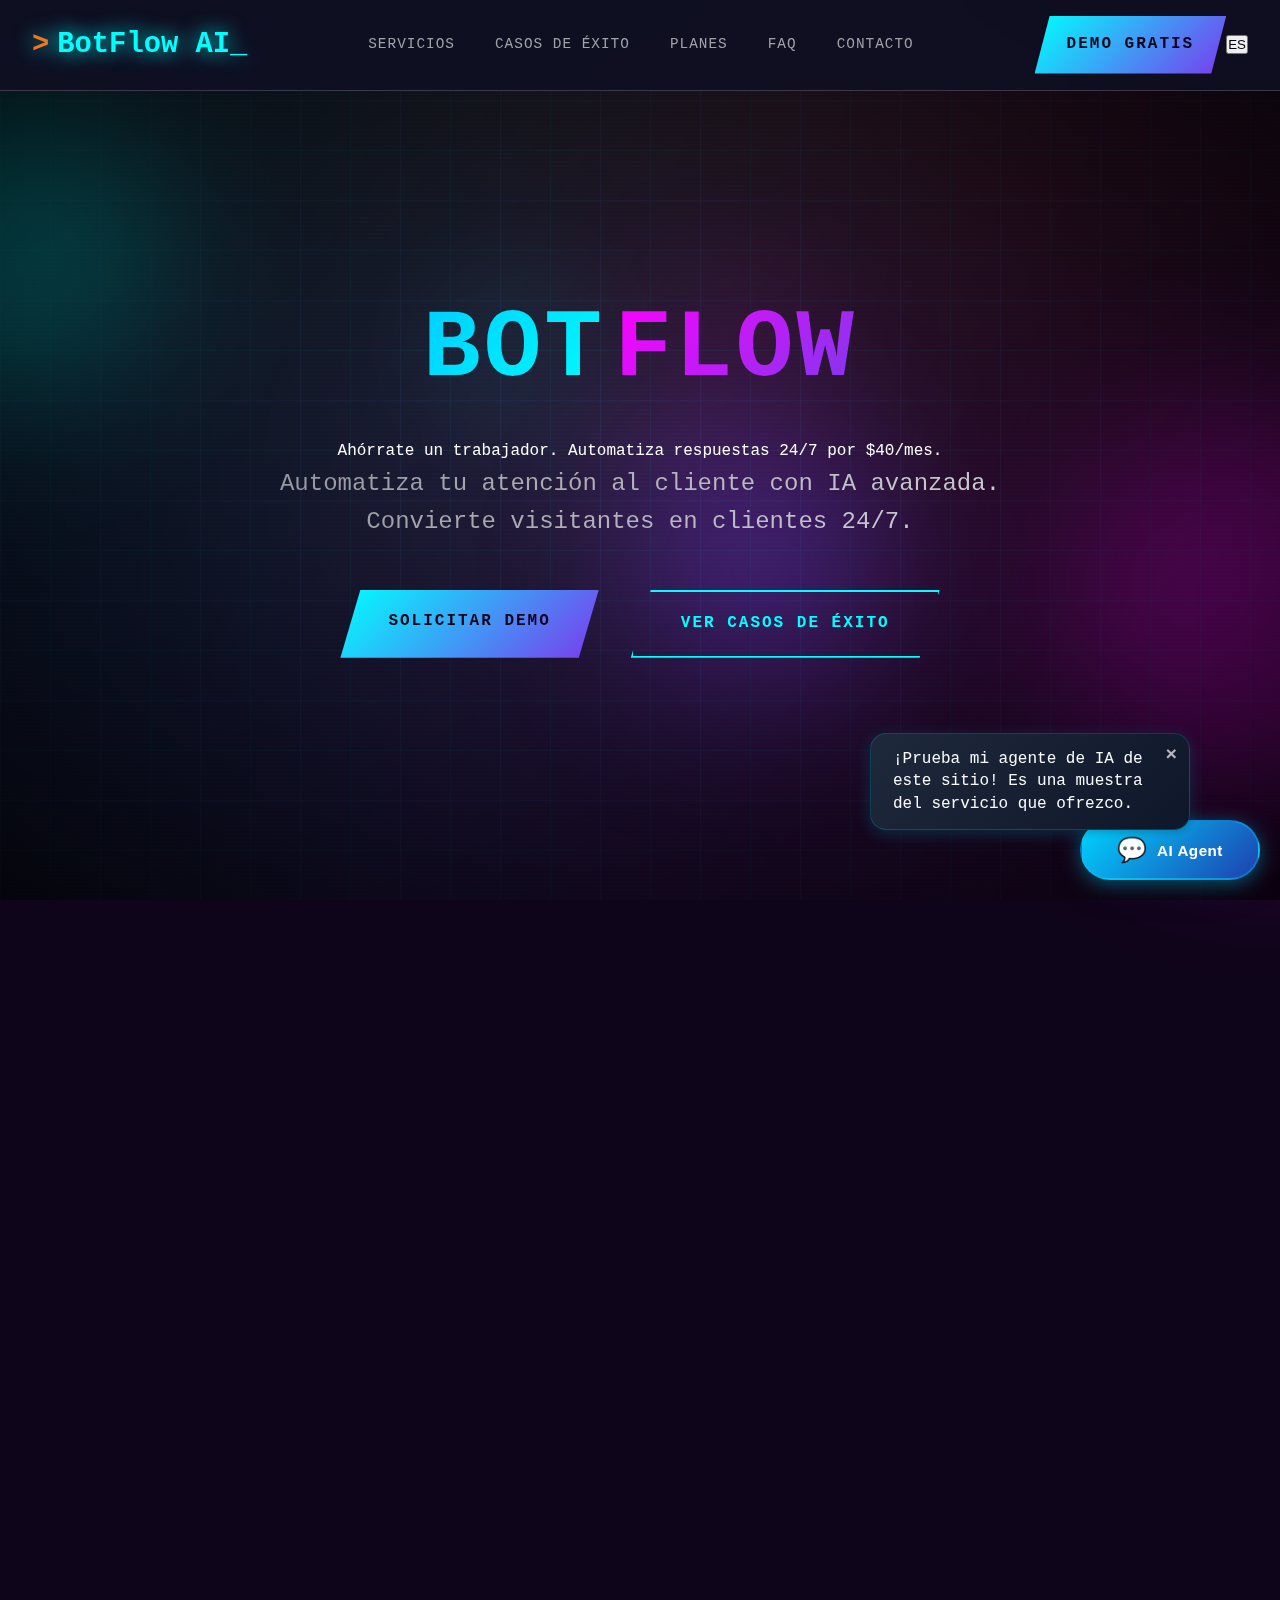
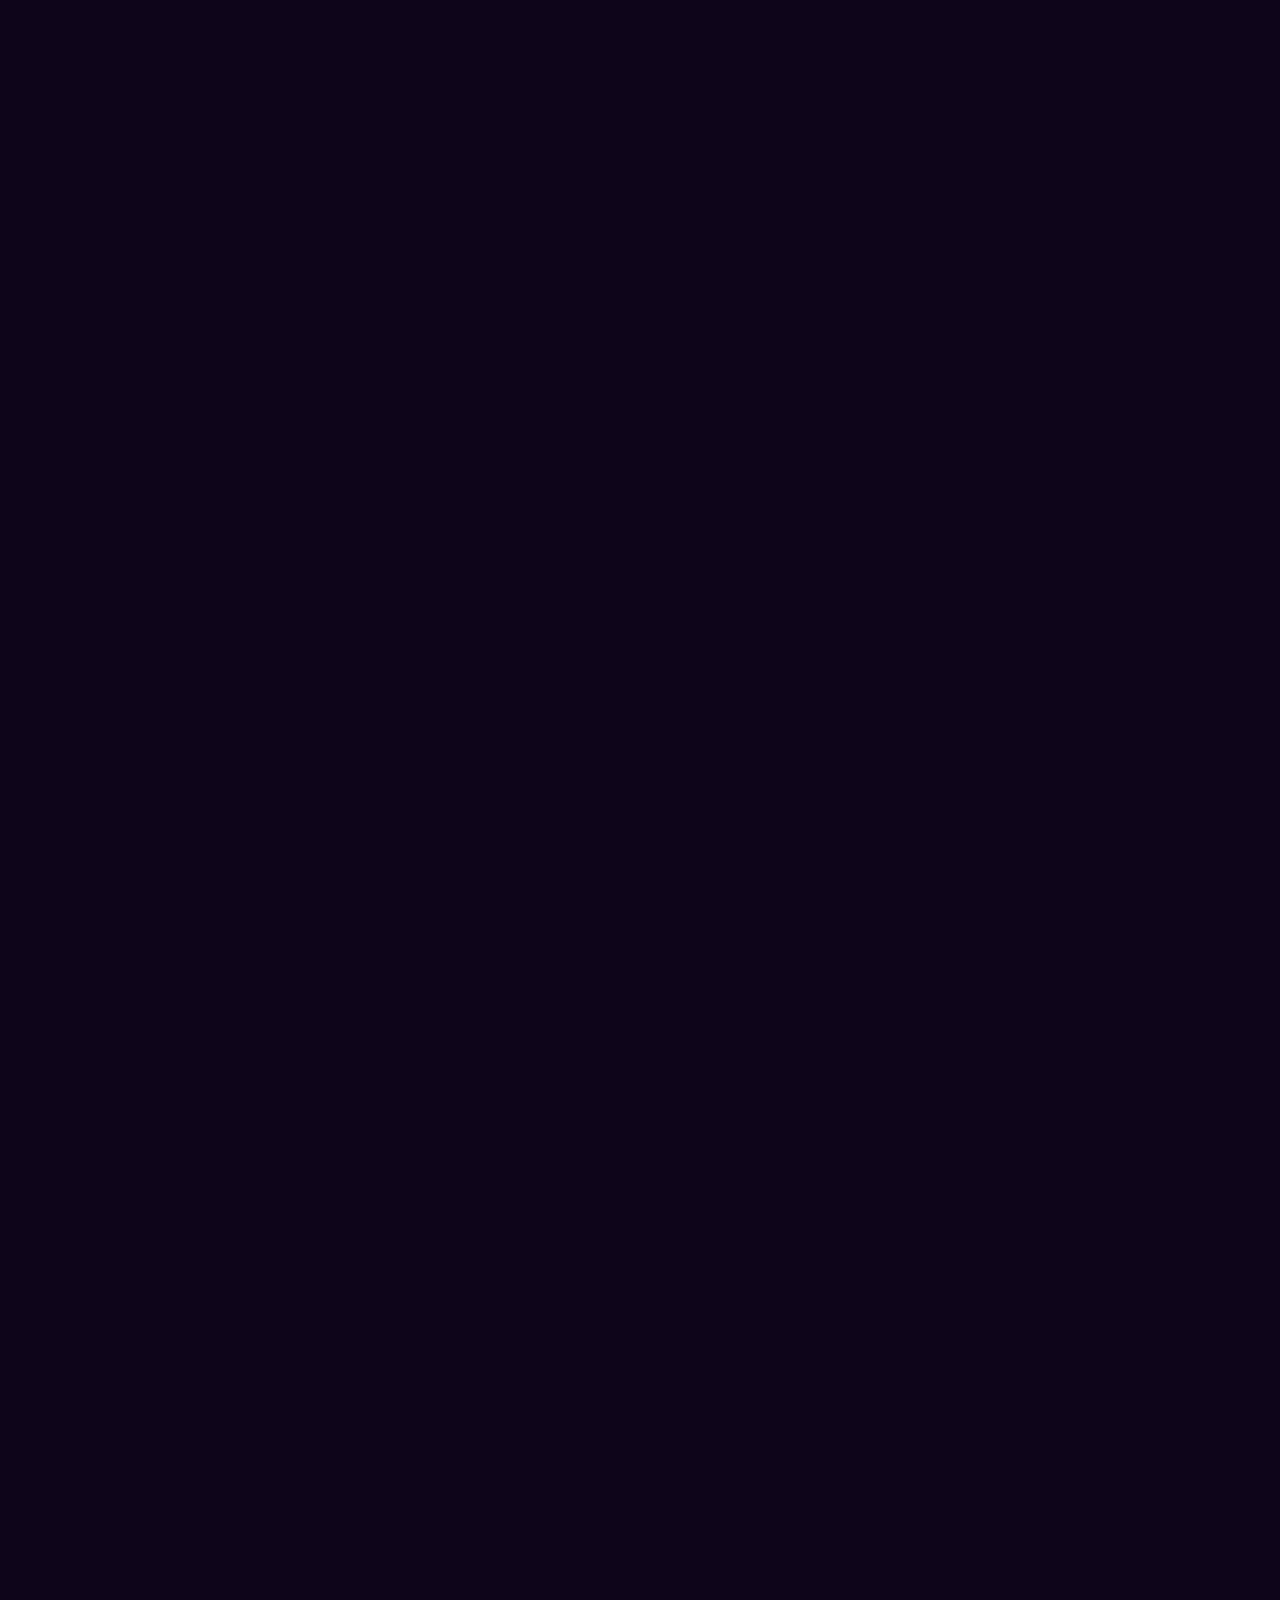
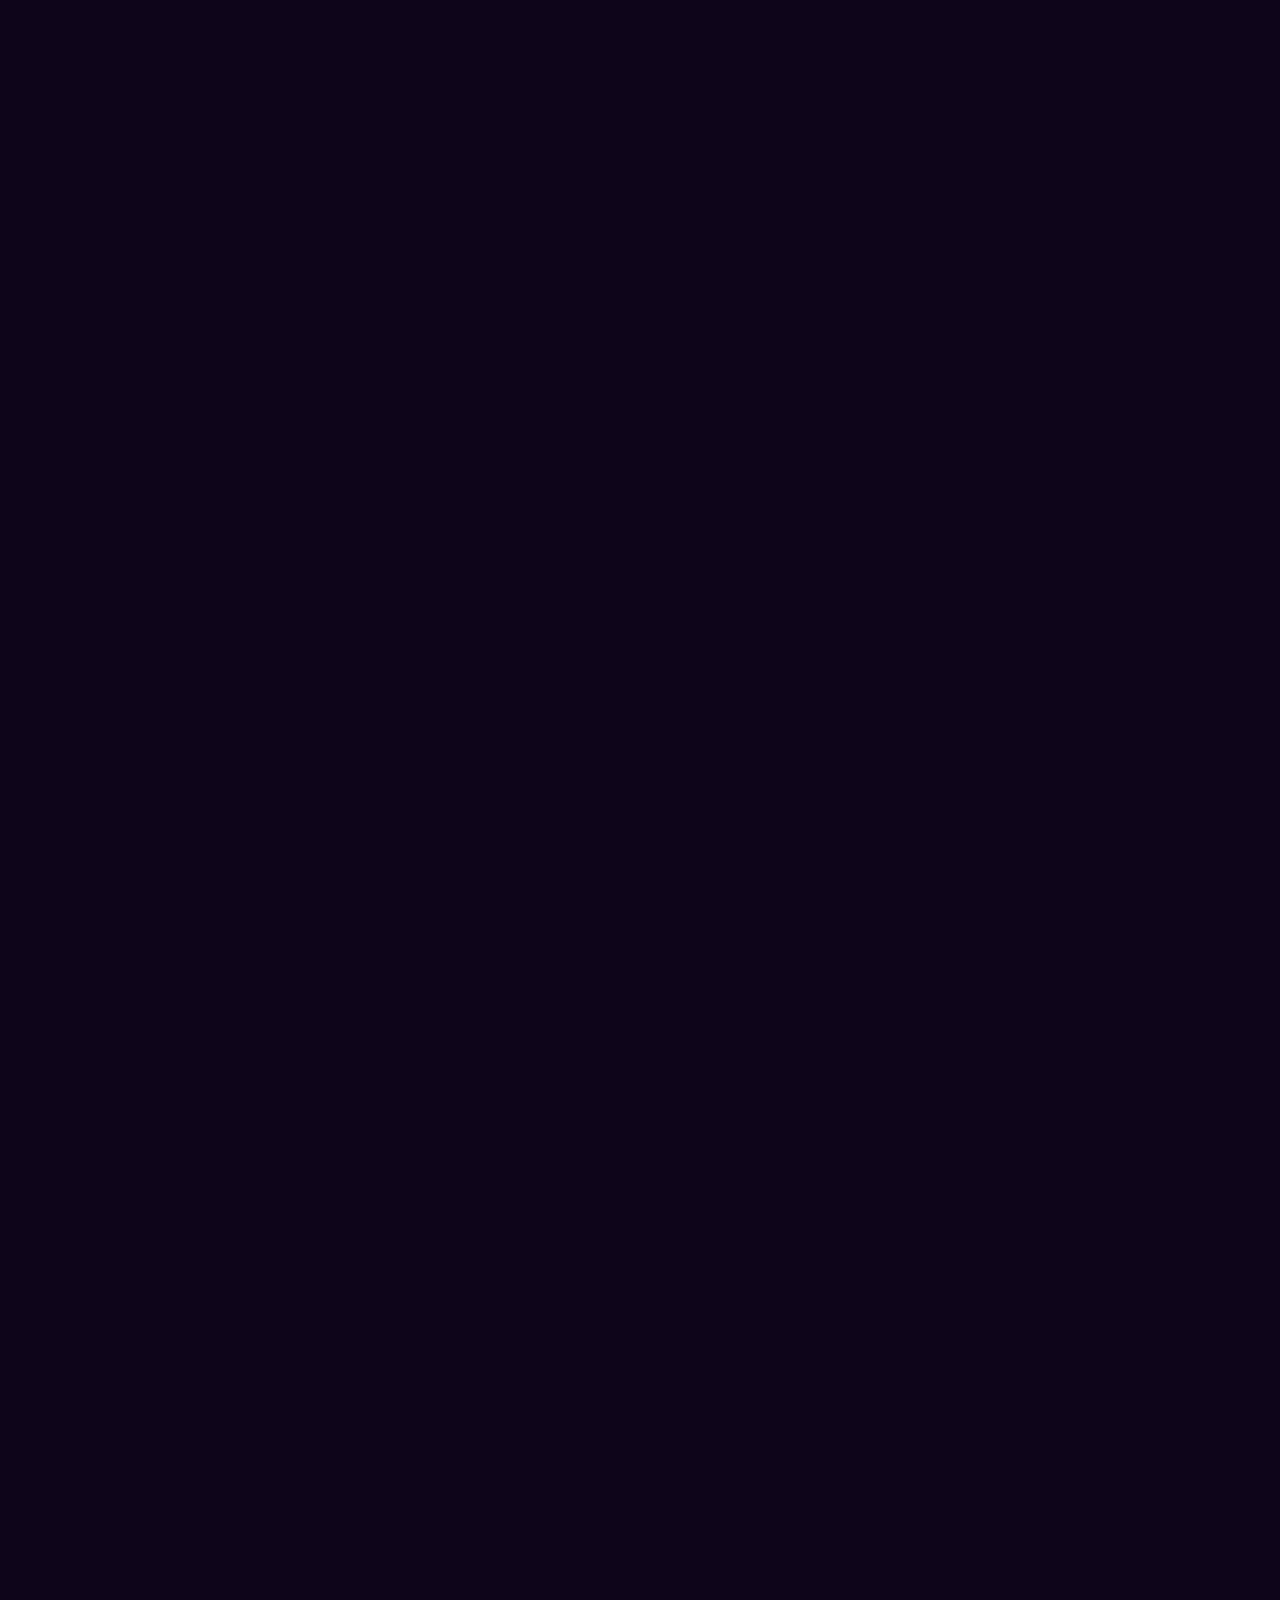
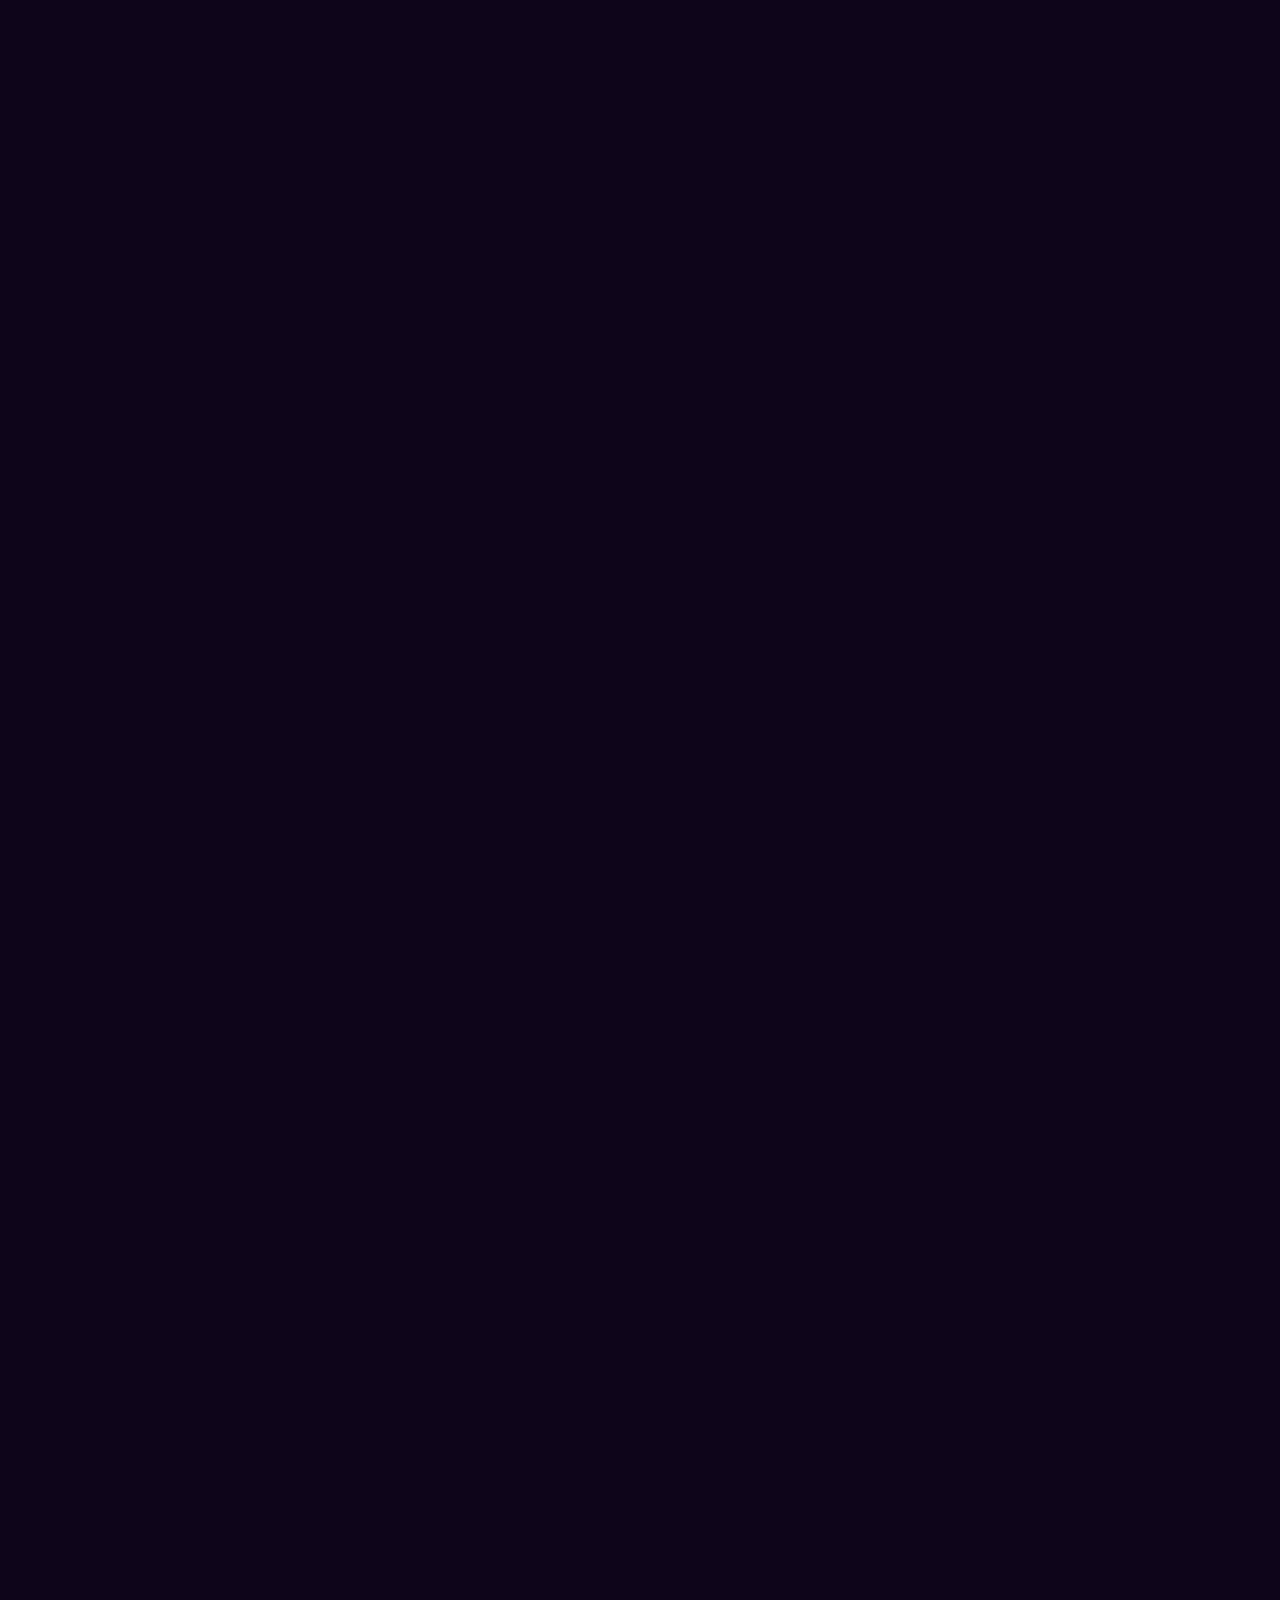
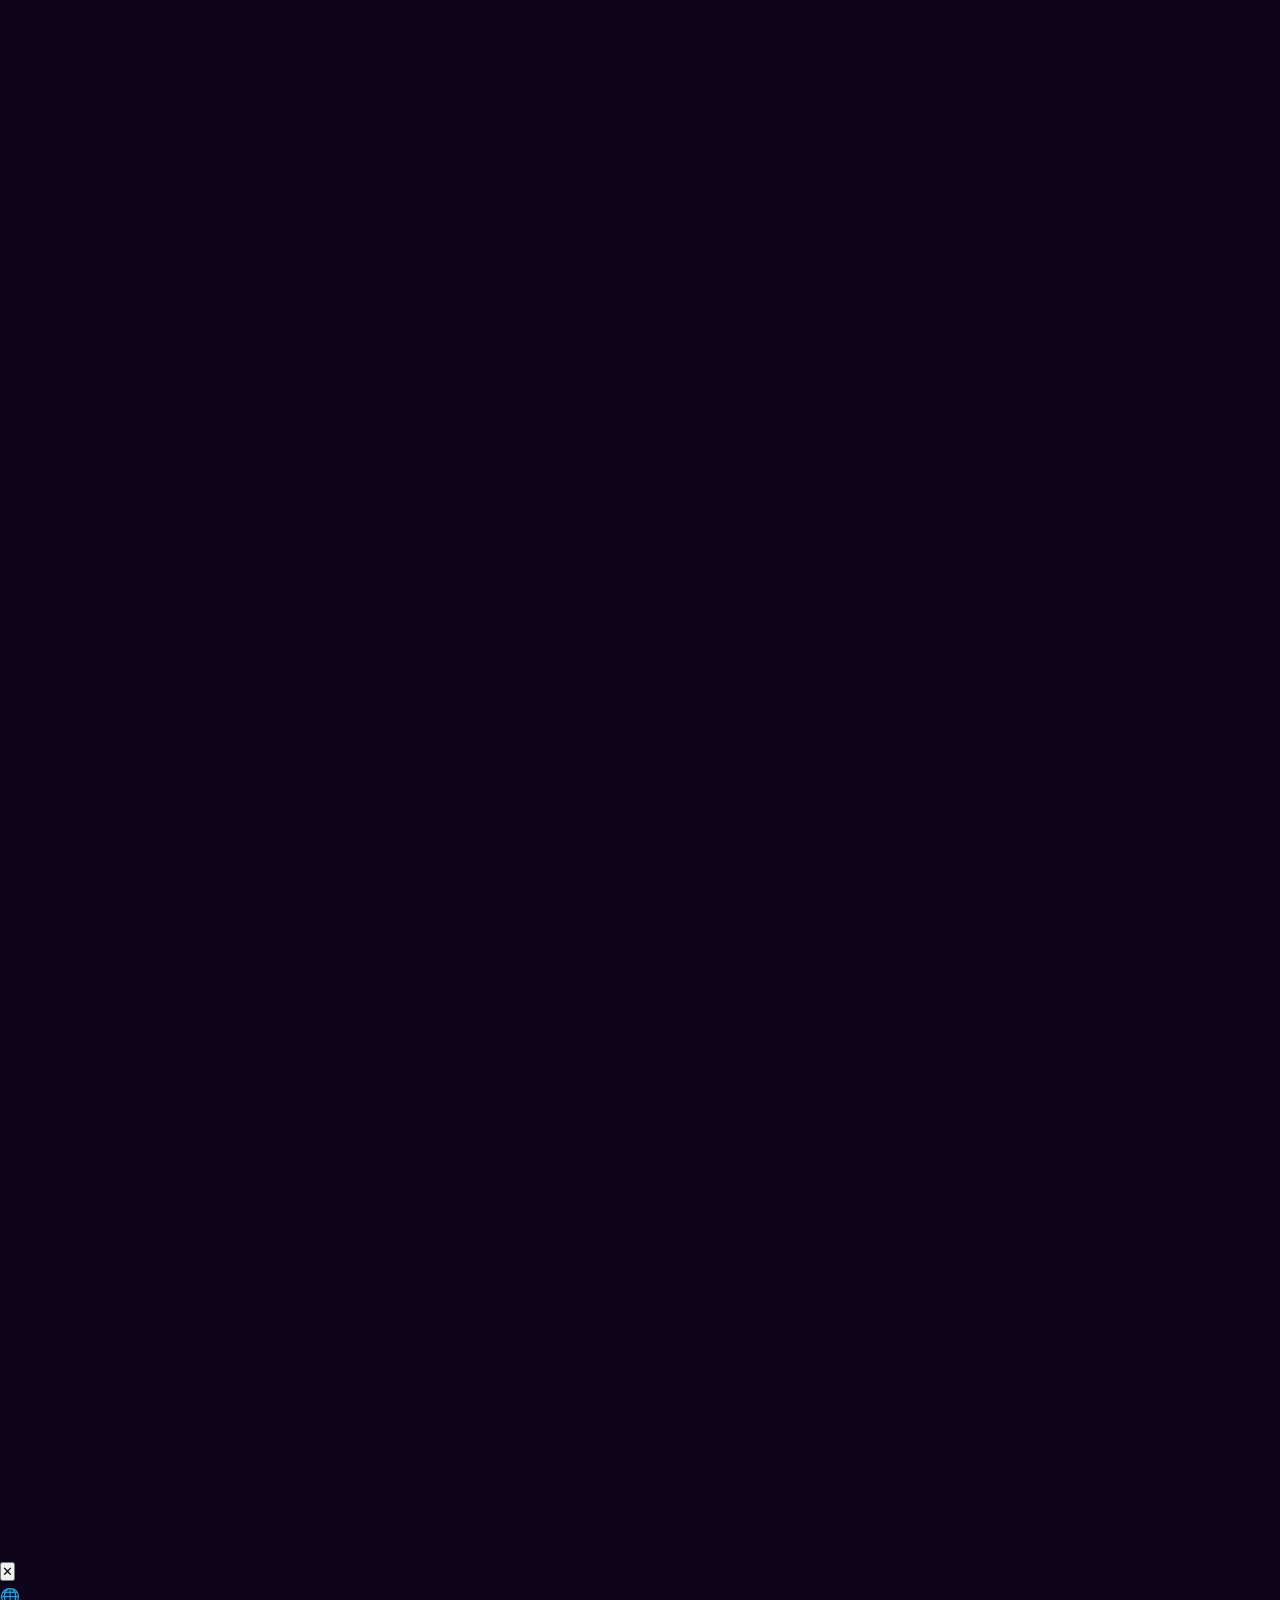
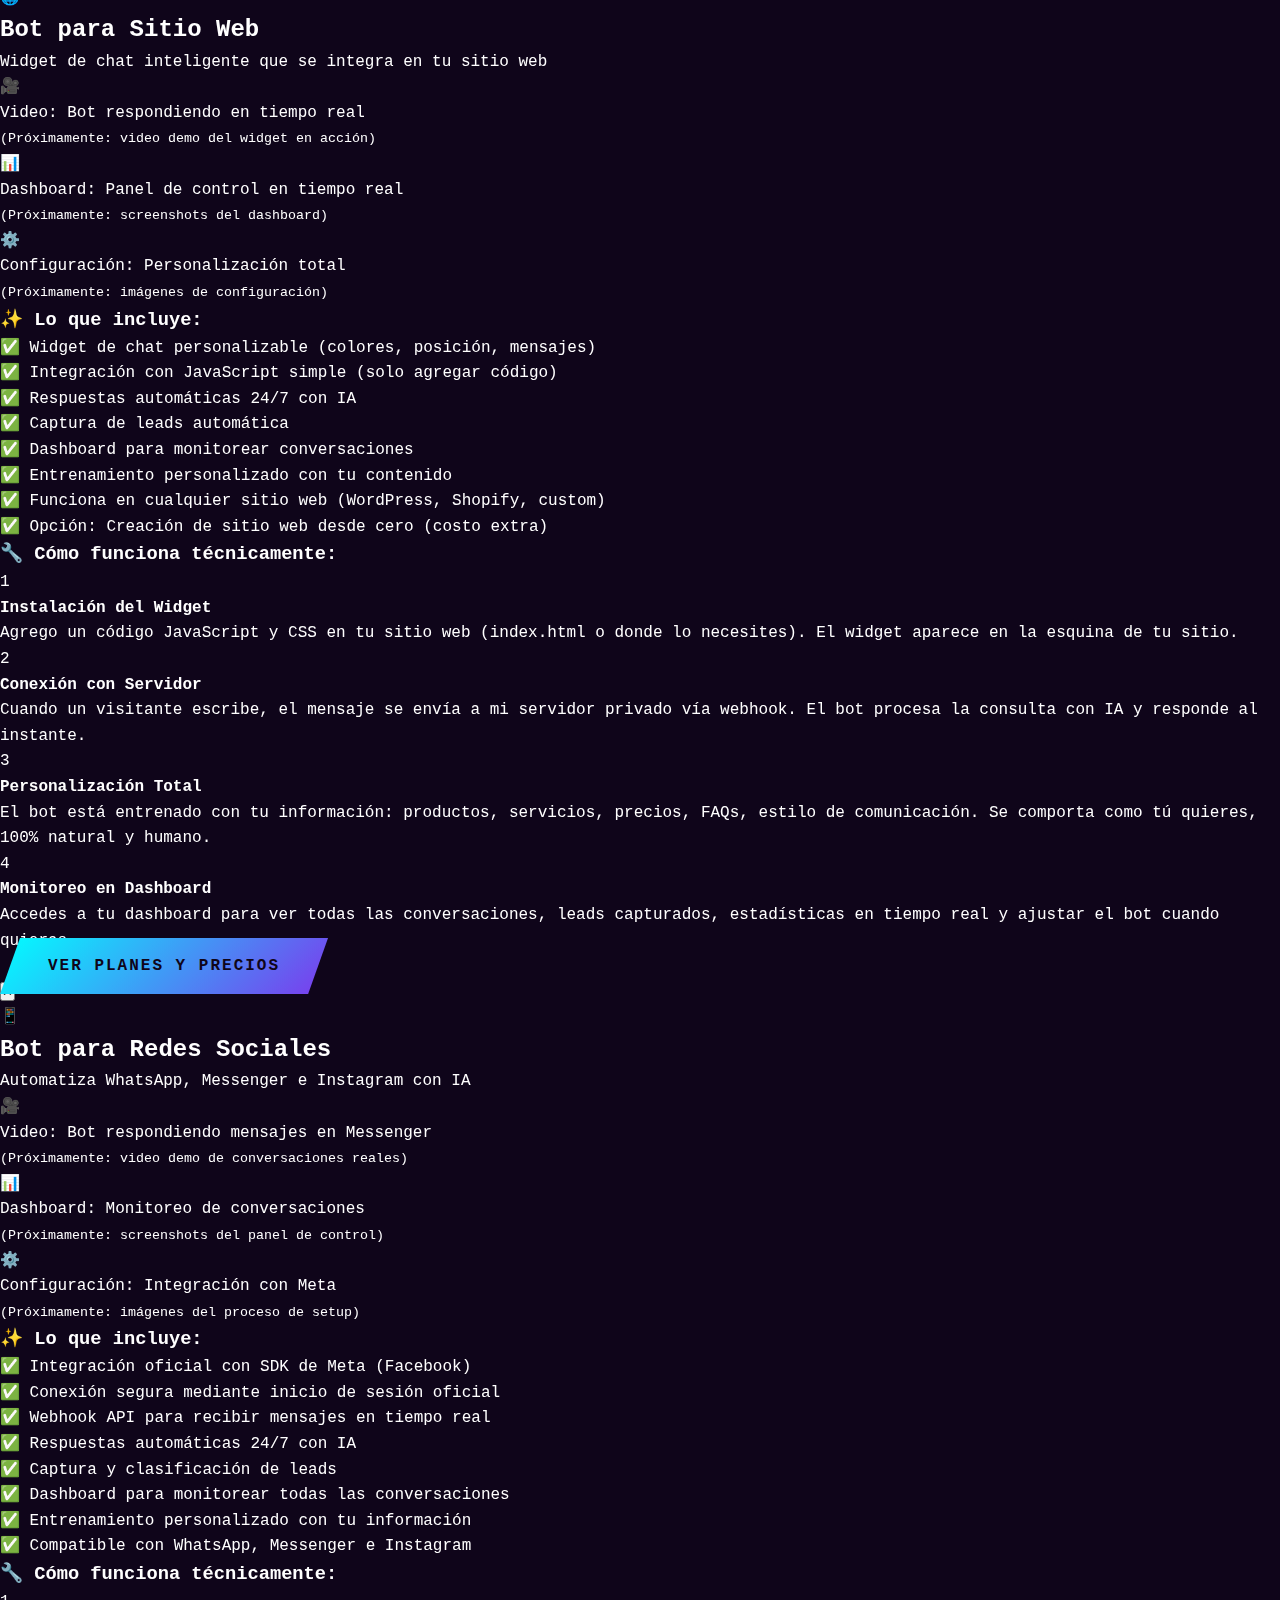
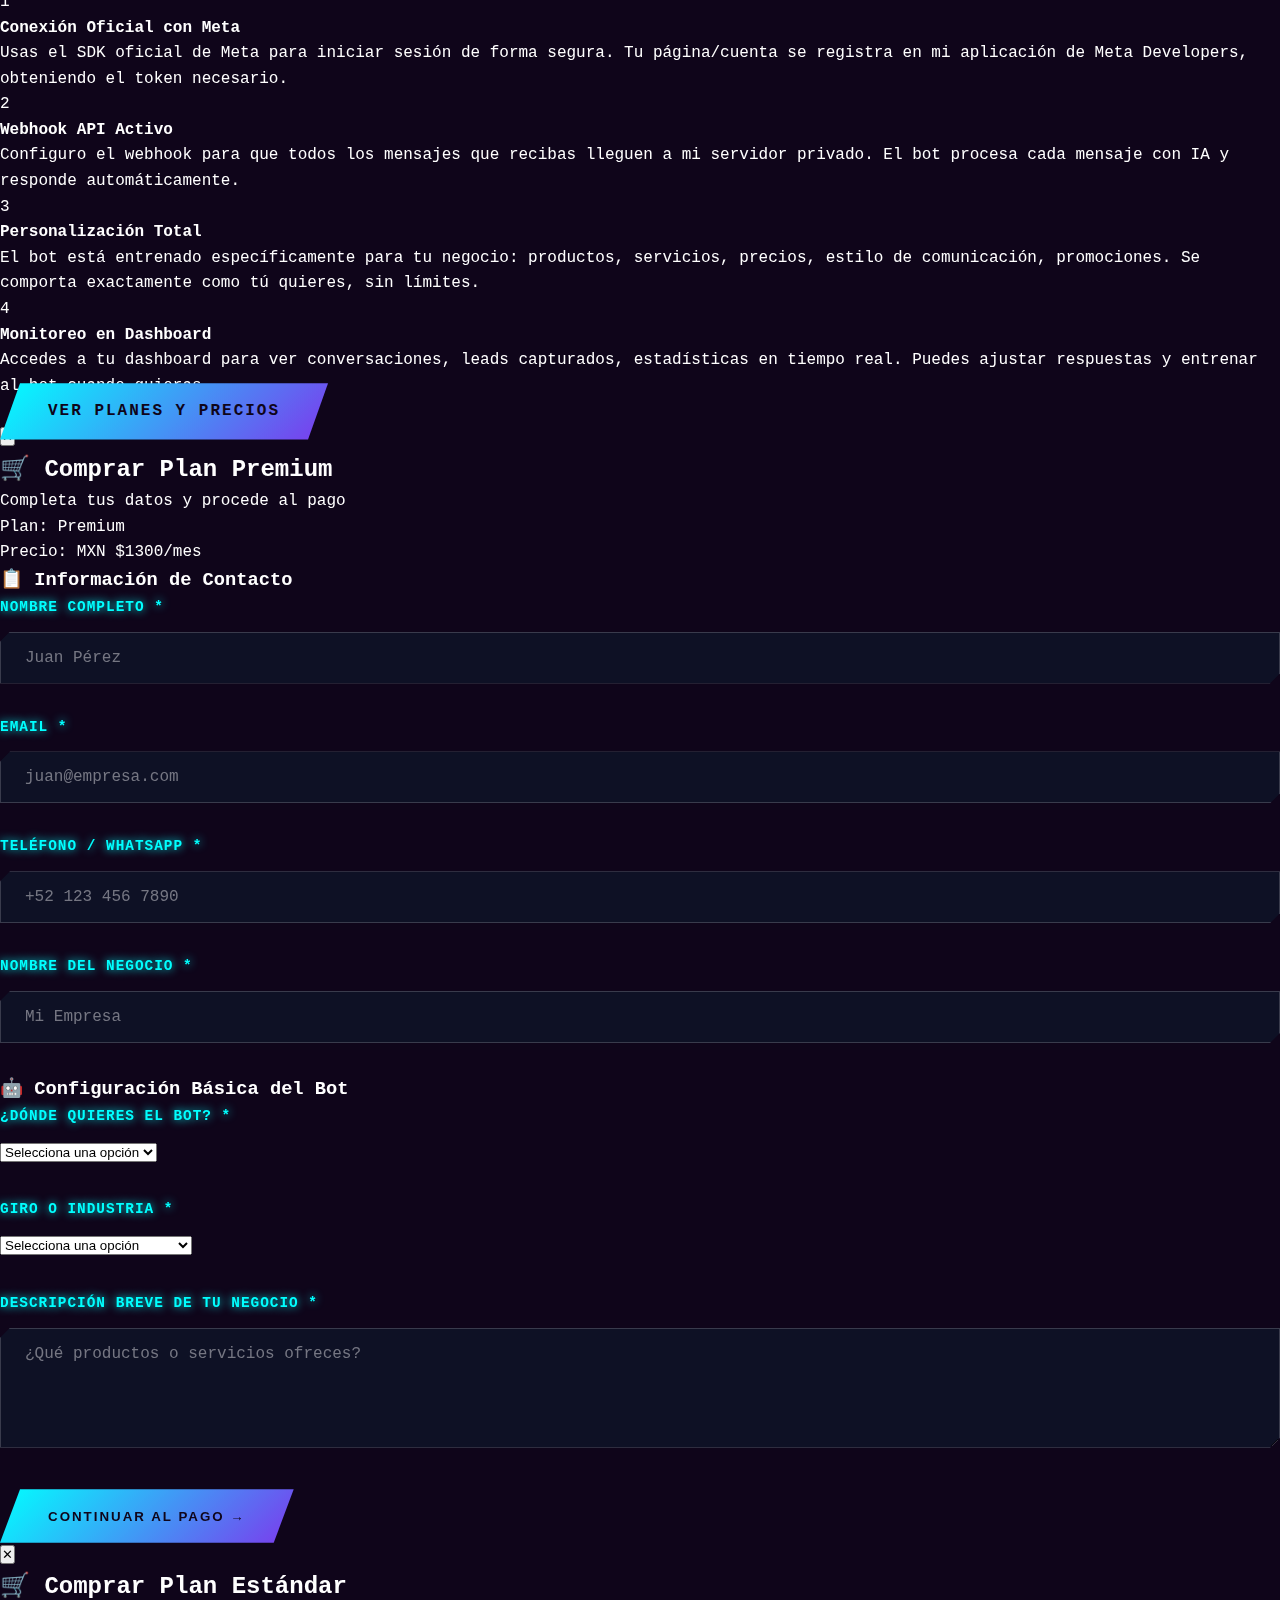
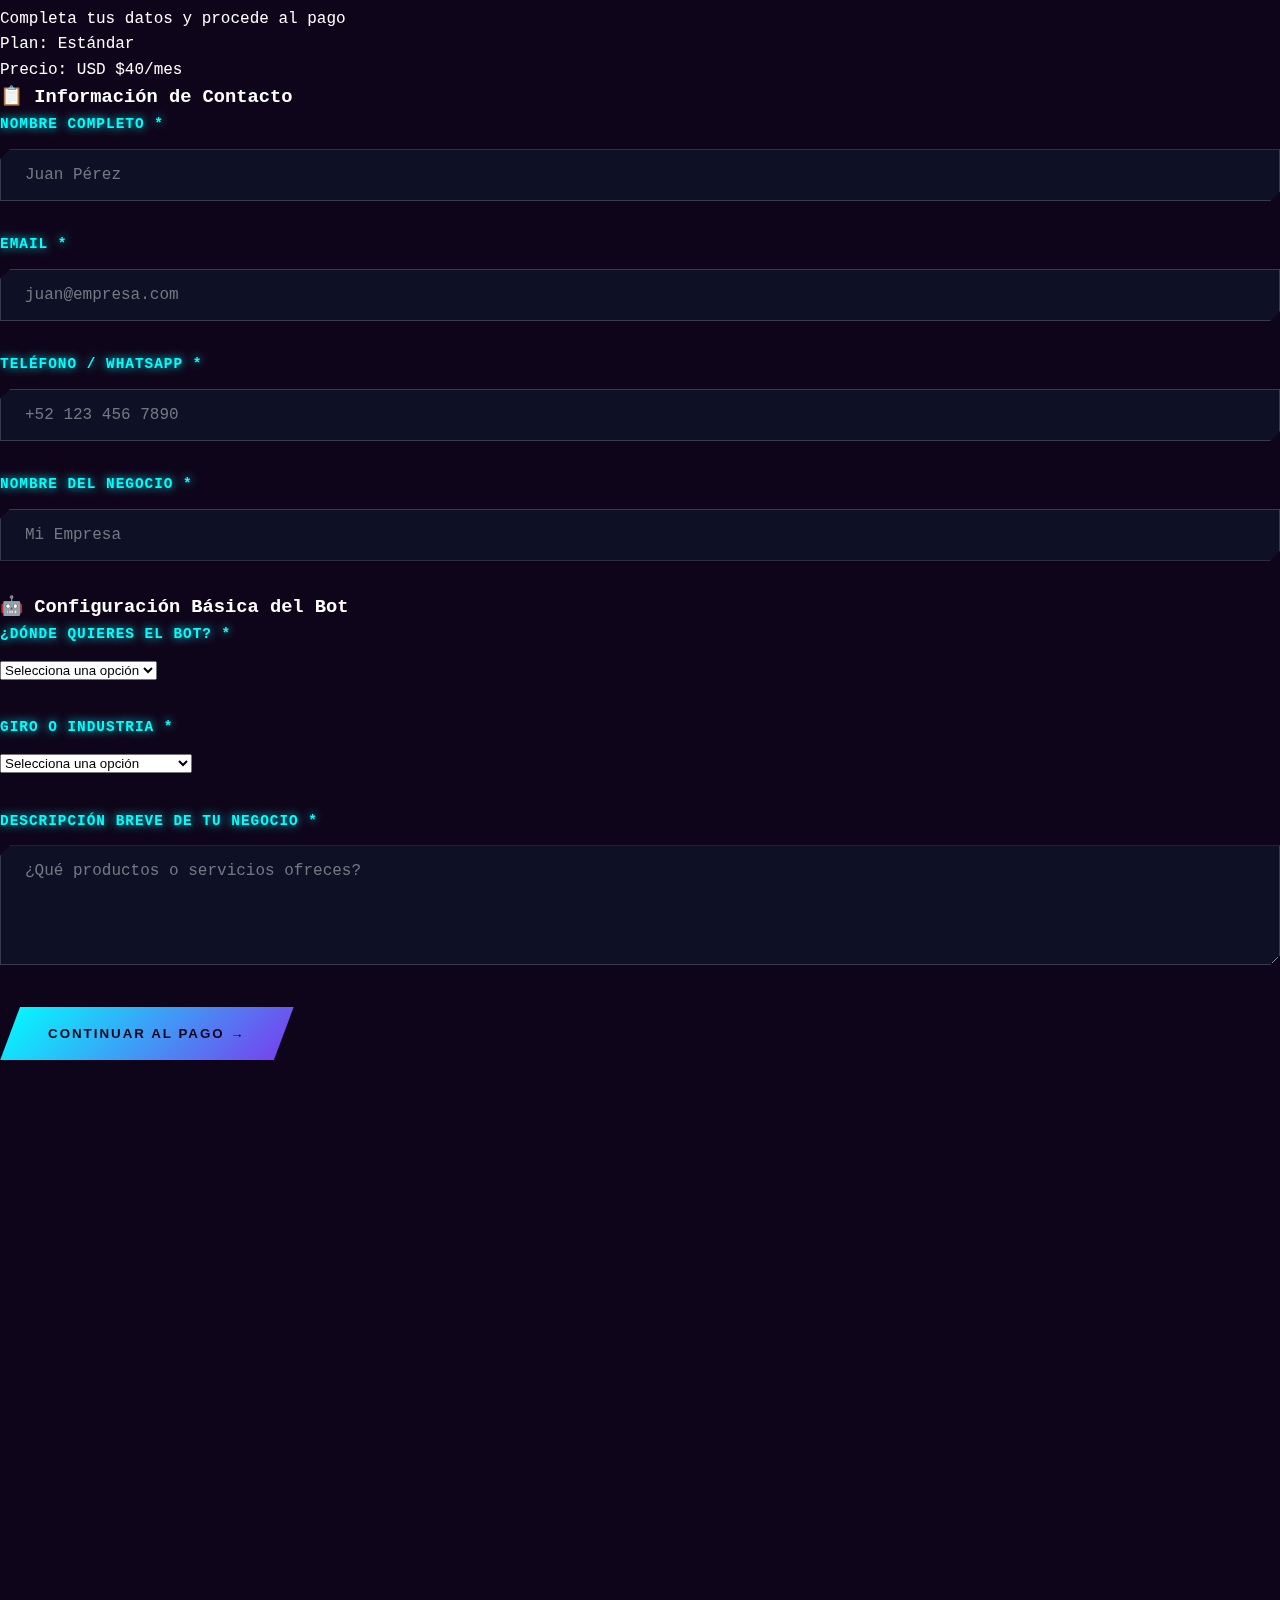
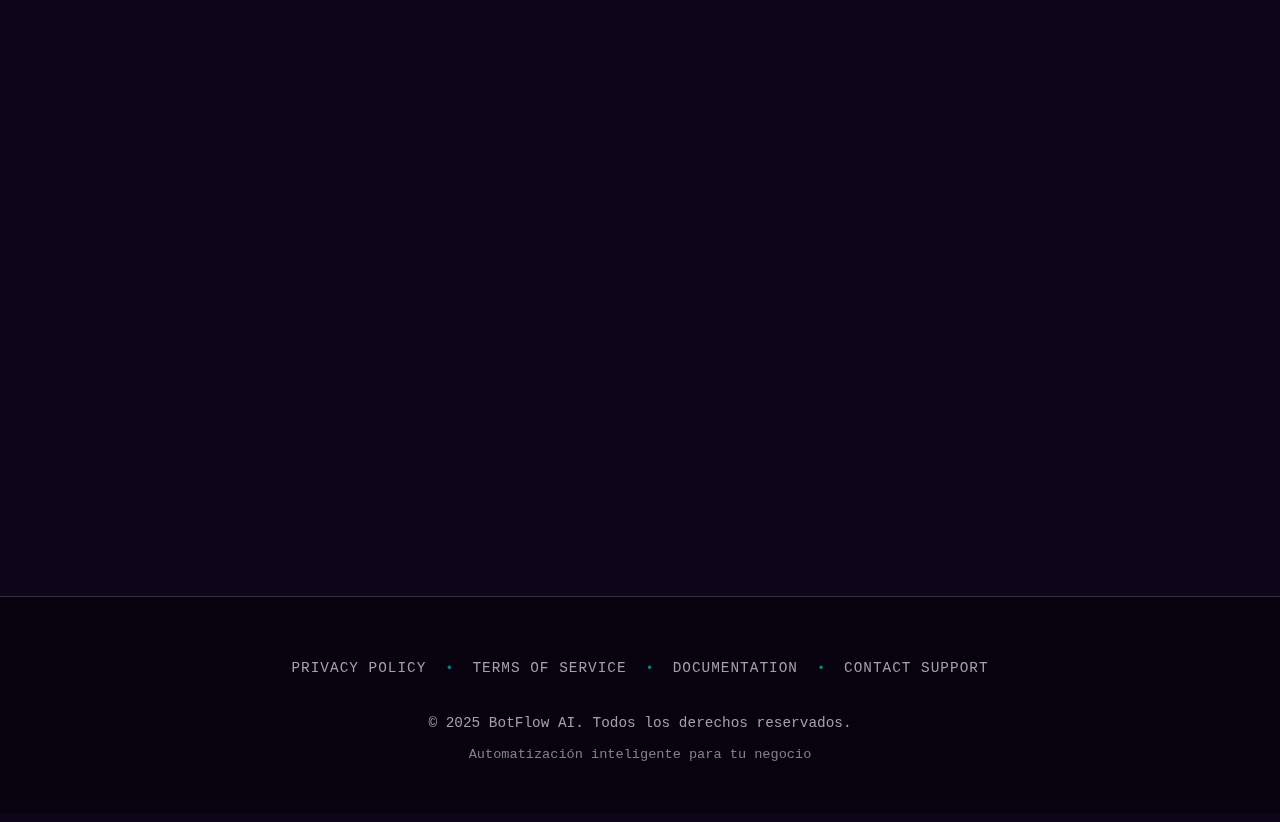
<file: index.html>
<!DOCTYPE html>
<html lang="en">
<head>
    <meta charset="UTF-8">
    <meta name="viewport" content="width=device-width, initial-scale=1.0">
    
    <!-- SEO Meta Tags -->
    <title>BotFlow AI - Chatbots IA para WhatsApp, Messenger e Instagram | Desde $40/mes</title>
    <meta name="description" content="Automatiza tu atención al cliente con chatbots IA para WhatsApp, Facebook Messenger e Instagram. Convierte visitantes en clientes 24/7. Planes desde $40 USD/mes. Implementación en 2-4 días.">
    <meta name="keywords" content="chatbot ia, automatización whatsapp, bot messenger, agente conversacional, chatbot para negocios, automatización atención cliente, bot instagram, whatsapp business bot">
    <meta name="author" content="BotFlow AI">
    <meta name="robots" content="index, follow">
    <link rel="canonical" href="https://botsaiservices.online/">
    <!-- Open Graph (Facebook, LinkedIn) -->
    <meta property="og:type" content="website">
    <meta property="og:url" content="https://botsaiservices.online/">
    <meta property="og:title" content="BotFlow AI - Chatbots IA para WhatsApp, Messenger e Instagram">
    <meta property="og:description" content="Chatbots inteligentes para WhatsApp, Messenger e Instagram. Automatiza tu atención al cliente 24/7. Desde $40/mes. Implementación en 2-4 días.">
    <meta property="og:image" content="https://botsaiservices.online/images/og-image.png">
    <meta property="og:locale" content="es_MX">
    <meta property="og:locale:alternate" content="en_US">
    <!-- Twitter Card -->
    <meta name="twitter:card" content="summary_large_image">
    <meta name="twitter:url" content="https://botsaiservices.online/">
    <meta name="twitter:title" content="BotFlow AI - Chatbots IA para WhatsApp, Messenger e Instagram">
    <meta name="twitter:description" content="Chatbots inteligentes para WhatsApp, Messenger e Instagram. Automatiza tu atención al cliente 24/7. Desde $40/mes.">
    <meta name="twitter:image" content="https://botsaiservices.online/images/og-image.png">
    
    <!-- Geo Tags -->
    <meta name="geo.region" content="MX">
    <meta name="geo.placename" content="México">
    
    <!-- Performance Optimization -->
    <link rel="preconnect" href="https://fonts.googleapis.com">
    <link rel="preconnect" href="https://fonts.gstatic.com" crossorigin>
    <link rel="dns-prefetch" href="https://www.google-analytics.com">
    <!-- Schema Markup for SEO + GEO -->
    <script type="application/ld+json">
    {
      "@context": "https://schema.org",
      "@type": "SoftwareApplication",
      "name": "BotFlow AI",
      "applicationCategory": "BusinessApplication",
      "offers": {
        "@type": "AggregateOffer",
        "lowPrice": "40",
        "highPrice": "70",
        "priceCurrency": "USD",
        "priceSpecification": {
          "@type": "UnitPriceSpecification",
          "price": "40",
          "priceCurrency": "USD",
          "billingDuration": "P1M"
        }
      },
      "description": "Chatbots con IA para automatizar atención al cliente en WhatsApp, Facebook Messenger e Instagram. Convierte visitantes en clientes 24/7.",
      "operatingSystem": "Web-based",
      "aggregateRating": {
        "@type": "AggregateRating",
        "ratingValue": "4.8",
        "reviewCount": "127"
      }
    }
    </script>
    
    <script type="application/ld+json">
    {
      "@context": "https://schema.org",
      "@type": "Organization",
      "name": "BotFlow AI",
      "url": "https://botsaiservices.online",
      "logo": "https://botsaiservices.online/images/logo.png",
      "description": "Proveedor de chatbots con inteligencia artificial para automatización de atención al cliente",
      "address": {
        "@type": "PostalAddress",
        "addressCountry": "MX",
        "addressLocality": "México"
      },
      "contactPoint": {
        "@type": "ContactPoint",
        "contactType": "Sales",
        "availableLanguage": ["Spanish", "English"]
      }
    }
    </script>
    
    <script type="application/ld+json">
    {
      "@context": "https://schema.org",
      "@type": "FAQPage",
      "mainEntity": [
        {
          "@type": "Question",
          "name": "¿Cómo funciona un chatbot con IA?",
          "acceptedAnswer": {
            "@type": "Answer",
            "text": "Un chatbot con IA utiliza procesamiento de lenguaje natural para entender y responder preguntas de clientes automáticamente. Se entrena con información de tu negocio y puede atender consultas 24/7 en WhatsApp, Messenger e Instagram."
          }
        },
        {
          "@type": "Question",
          "name": "¿Cuánto cuesta un chatbot para mi negocio?",
          "acceptedAnswer": {
            "@type": "Answer",
            "text": "Los planes inician desde $40 USD/mes para el plan Estándar con 200 mensajes incluidos, y $70 USD/mes para el plan Premium con 500 mensajes y analytics completo."
          }
        },
        {
          "@type": "Question",
          "name": "¿En qué plataformas funciona el chatbot?",
          "acceptedAnswer": {
            "@type": "Answer",
            "text": "El chatbot funciona en WhatsApp, Facebook Messenger, Instagram y sitios web. Puedes elegir una o múltiples plataformas según tu plan."
          }
        },
        {
          "@type": "Question",
          "name": "¿Cuánto tiempo tarda la implementación?",
          "acceptedAnswer": {
            "@type": "Answer",
            "text": "La configuración y entrenamiento del bot tarda entre 2 y 4 días hábiles, dependiendo del plan y la complejidad de tu negocio."
          }
        }
      ]
    }
    </script>
    
    <script type="application/ld+json">
    {
      "@context": "https://schema.org",
      "@type": "Service",
      "serviceType": "Chatbot Development and Implementation",
      "provider": {
        "@type": "Organization",
        "name": "BotFlow AI"
      },
      "areaServed": {
        "@type": "Country",
        "name": "Mexico"
      },
      "hasOfferCatalog": {
        "@type": "OfferCatalog",
        "name": "Chatbot Services",
        "itemListElement": [
          {
            "@type": "Offer",
            "itemOffered": {
              "@type": "Service",
              "name": "Plan Estándar",
              "description": "1 bot en renta mensual, dashboard de monitoreo, 200 mensajes incluidos"
            },
            "price": "40",
            "priceCurrency": "USD"
          },
          {
            "@type": "Offer",
            "itemOffered": {
              "@type": "Service",
              "name": "Plan Premium",
              "description": "Dashboard completo con analytics, soporte inmediato, 500 mensajes incluidos"
            },
            "price": "70",
            "priceCurrency": "USD"
          }
        ]
      }
    }
    </script>
    <link href="templatemo-nexus-style.css" rel="stylesheet">
</head>
<body id="top">
    <!-- Enhanced Background Elements -->
    <div class="cyber-bg">
        <div class="cyber-gradient"></div>
        <div class="matrix-rain" id="matrixRain"></div>
    </div>
    
    <div class="particles" id="particlesContainer"></div>
    
    <div class="data-streams" id="dataStreams"></div>
    
    <div class="orb orb1"></div>
    <div class="orb orb2"></div>
    <div class="orb orb3"></div>
    
    <div class="grid-overlay">
        <div class="grid-lines"></div>
        <div class="grid-glow"></div>
    </div>
    
    <div class="scanlines"></div>
    <div class="noise-overlay"></div>
    
    <!-- Navigation -->
    <nav style="background: rgba(15, 15, 35, 0.9); box-shadow: none;">
        <div class="nav-container">
            <a href="#top" class="logo" data-i18n="brand">BotFlow AI</a>
            <ul class="nav-links">
                <li><a href="#features" data-i18n="nav.services">Servicios</a></li>
                <li><a href="#cases" data-i18n="nav.cases">Casos de Éxito</a></li>
                <li><a href="#pricing" data-i18n="nav.plans">Planes</a></li>
                <li><a href="#faq" data-i18n="nav.faq">FAQ</a></li>
                <li><a href="#contact" data-i18n="nav.contact">Contacto</a></li>
            </ul>
            <div class="nav-bottom">
                <a href="#contact" class="cyber-button" data-i18n="cta.demo">Demo Gratis</a>
            </div>
            <button id="langToggle" class="lang-switch" aria-label="Language">
                <span id="langLabel">ES</span>
            </button>
            <button class="mobile-menu-button" id="mobileMenuBtn">
                <div class="hamburger">
                    <span></span>
                    <span></span>
                    <span></span>
                </div>
            </button>
        </div>
    </nav>

    <!-- Mobile Menu -->
    <div class="mobile-menu-overlay" id="mobileMenuOverlay"></div>
    <div class="mobile-menu" id="mobileMenu">
        <div class="mobile-menu-header">
            <a href="#top" class="mobile-menu-logo" data-i18n="brand">BotFlow AI</a>
            <button class="mobile-menu-close" id="mobileMenuClose">✕</button>
        </div>
        <div class="mobile-menu-cta">
            <a href="#contact" class="cyber-button" data-i18n="cta.demo">Demo Gratis</a>
        </div>
        <nav class="mobile-menu-nav">
            <ul>
                <li><a href="#features" data-i18n="nav.services">Servicios</a></li>
                <li><a href="#cases" data-i18n="nav.cases">Casos de Éxito</a></li>
                <li><a href="#pricing" data-i18n="nav.plans">Planes</a></li>
                <li><a href="#faq" data-i18n="nav.faq">FAQ</a></li>
                <li><a href="#contact" data-i18n="nav.contact">Contacto</a></li>
                <li class="mobile-lang-toggle">
                    <button id="langToggleMobile" class="lang-switch-mobile" aria-label="Language">
                        <span class="lang-icon">🌐</span>
                        <span id="langLabelMobile">Español</span>
                    </button>
                </li>
            </ul>
        </nav>
    </div>

    <!-- Hero Section -->
    <section class="hero">
        <div class="hero-container">
            <h1 class="hero-title">
                <span class="hero-nexus">BOT</span><span class="hero-flow">FLOW</span>
            </h1>
            <p class="hero-hook" data-i18n="hero.hook">💰 Ahórrate un trabajador. Automatiza respuestas 24/7 por $40/mes.</p>
            <p class="hero-subtitle" data-i18n="hero.subtitle">Automatiza tu atención al cliente con IA avanzada. Convierte visitantes en clientes 24/7.</p>
            <div class="hero-buttons">
                <a href="#contact" class="btn-primary" data-i18n="hero.primary">Solicitar Demo</a>
                <a href="#cases" class="btn-secondary" data-i18n="hero.secondary">Ver Casos de Éxito</a>
            </div>
        </div>
    </section>

    <!-- Stats Section -->
    <section class="stats fade-up" id="stats">
        <div class="stats-container">
            <div class="stats-grid">
                <div class="stat-item">
                    <span class="stat-number">1000+</span>
                    <span class="stat-label" data-i18n="stats.daily">Conversaciones Diarias</span>
                </div>
                <div class="stat-item">
                    <span class="stat-number">24/7</span>
                    <span class="stat-label" data-i18n="stats.uptime">Disponibilidad</span>
                </div>
                <div class="stat-item">
                    <span class="stat-number">95%</span>
                    <span class="stat-label" data-i18n="stats.satisfaction">Satisfacción Cliente</span>
                </div>
                <div class="stat-item">
                    <span class="stat-number">3x</span>
                    <span class="stat-label" data-i18n="stats.conversions">Más Conversiones</span>
                </div>
            </div>
        </div>
    </section>

    <!-- Features Section -->
    <section class="features fade-up" id="features">
        <div class="features-container">
            <div class="section-header">
                <h2 class="section-title" data-i18n="features.title">Cómo Funciona Nuestra Tecnología</h2>
                <p class="section-subtitle" data-i18n="features.subtitle">Arquitectura profesional que permite automatizar hasta 50 negocios simultáneamente</p>
            </div>
            
            <div class="features-grid">
                <div class="feature-card">
                    <div class="feature-icon">📱</div>
                    <h3 data-i18n="features.social.title">Integración con Redes Sociales</h3>
                    <p data-i18n="features.social.desc">Utilizo el SDK oficial de Meta para conectar WhatsApp, Messenger e Instagram. Tu página se registra en mi app de Meta Developers, lo que me da acceso a mensajes mediante Webhook API. Cuando un cliente escribe, el mensaje llega a mi servidor privado, el bot procesa con IA y responde automáticamente en menos de 2 segundos.</p>
                </div>

                <div class="feature-card">
                    <div class="feature-icon">💻</div>
                    <h3 data-i18n="features.web.title">Bots para Sitios Web</h3>
                    <p data-i18n="features.web.desc">Para sitios web, instalo un widget de chat personalizable que se integra con un simple script. El widget envía mensajes a mi servidor mediante webhook, igual que las redes sociales. Si no tienes sitio web, puedo crearlo para ti con el bot ya integrado. El widget es 100% personalizable (colores, posición, mensajes).</p>
                </div>

                <div class="feature-card">
                    <div class="feature-icon">🛠️</div>
                    <h3 data-i18n="features.architecture.title">Arquitectura Horizontal Escalable</h3>
                    <p data-i18n="features.architecture.desc">Todo funciona en mi servidor privado con arquitectura horizontal, permitiendo manejar hasta 50 bots simultáneos con mínimo consumo energético. Cada bot es independiente pero comparte la infraestructura, optimizando recursos. Los bots funcionan en paralelo sin interferencias entre sí.</p>
                </div>
                
                <div class="feature-card">
                    <div class="feature-icon">📊</div>
                    <h3 data-i18n="features.database.title">Base de Datos Centralizada</h3>
                    <p data-i18n="features.database.desc">Todos los datos se guardan en Supabase (base de datos empresarial). Mantengo persistencia de mensajes, sesiones y contextos organizados y centralizados. Esto permite que el bot recuerde conversaciones anteriores y mantenga contexto. Tú accedes a tu dashboard para ver conversaciones, leads y estadísticas en tiempo real.</p>
                </div>

                <div class="feature-card">
                    <div class="feature-icon">🤖</div>
                    <h3 data-i18n="features.personalization.title">Personalización Total por Negocio</h3>
                    <p data-i18n="features.personalization.desc">Cada bot se entrena con información específica de tu negocio: productos, servicios, precios, FAQs, tono de voz. La información es completamente personalizada por bot y función específica. El bot aprende de cada conversación y mejora continuamente sus respuestas basado en feedback real.</p>
                </div>

                <div class="feature-card">
                    <div class="feature-icon">🔒</div>
                    <h3 data-i18n="features.security.title">Seguridad y Privacidad</h3>
                    <p data-i18n="features.security.desc">Todos los datos están encriptados con estándares empresariales. Uso Supabase para almacenamiento seguro y cumplo con protocolos de privacidad. Cada cliente tiene acceso solo a sus propios datos. Las conversaciones se mantienen privadas y seguras, con backups automáticos diarios.</p>
                </div>
            </div>
        </div>
    </section>

    <!-- Bot Types Section -->
    <section class="bots fade-up" id="bots">
        <div class="bots-container">
            <div class="section-header">
                <h2 class="section-title" data-i18n="bots.title">Tipos de Bots</h2>
                <p class="section-subtitle" data-i18n="bots.subtitle">Elige dónde quieres automatizar: tu sitio web o tus redes sociales</p>
            </div>

            <div class="bots-grid">
                <div class="bot-card">
                    <div class="feature-icon">💻</div>
                    <h3 data-i18n="bots.web.title">Bot para Sitio Web</h3>
                    <p data-i18n="bots.web.desc">Atiende visitantes de tu web en tiempo real, capta leads y responde FAQs.</p>
                    <button class="btn-secondary open-modal" data-modal="modal-web" data-i18n="bots.demo">Ver demo</button>
                </div>
                <div class="bot-card">
                    <div class="feature-icon">💬</div>
                    <h3 data-i18n="bots.social.title">Bot para Redes (Messenger/IG/WA)</h3>
                    <p data-i18n="bots.social.desc">Responde automáticamente mensajes en tus redes, 24/7, con tu información.</p>
                    <button class="btn-secondary open-modal" data-modal="modal-social" data-i18n="bots.demo">Ver demo</button>
                </div>
            </div>

            
        </div>
    </section>

    <!-- Success Cases Section -->
    <section class="cases fade-up" id="cases">
        <div class="cases-container">
            <div class="section-header">
                <h2 class="section-title" data-i18n="cases.title">Casos de Éxito Reales</h2>
                <p class="section-subtitle" data-i18n="cases.subtitle">7 bots funcionando actualmente: 4 en redes sociales + 3 en sitios web</p>
            </div>
            
            <!-- Bots para Redes Sociales -->
            <div class="cases-section">
                <h3 class="cases-section-title" data-i18n="cases.socialTitle">📱 Bots en Redes Sociales (Facebook/Instagram/WhatsApp)</h3>
                <div class="cases-grid">
                    <div class="case-card">
                        <div class="case-badge" data-i18n="cases.badge.social">🔵 Facebook</div>
                        <h3 data-i18n="cases.solar.title">Bot para Negocio de Paneles Solares</h3>
                        <p data-i18n="cases.solar.desc">Responde automáticamente consultas sobre instalación, precios, ahorro energético y financiamiento. Califica leads según presupuesto y urgencia. Agenda citas para cotizaciones.</p>
                        <div class="case-stats">
                            <span data-i18n="cases.solar.stat1">• 95% mensajes respondidos instantáneamente</span>
                            <span data-i18n="cases.solar.stat2">• Ahorro de 4 horas/día en atención</span>
                        </div>
                        <div class="case-testimonial">
                            <p class="testimonial-text" data-i18n="cases.solar.testimonial">“Ya no pierdo tiempo respondiendo lo mismo 20 veces al día. El bot califica leads y yo solo atiendo los que están listos para comprar.”</p>
                            <p class="testimonial-author" data-i18n="cases.solar.author">- Carlos M., Dueño</p>
                        </div>
                    </div>
                    
                    <div class="case-card">
                        <div class="case-badge" data-i18n="cases.badge.social">🔵 Facebook</div>
                        <h3 data-i18n="cases.restaurant.title">Bot para Restaurante</h3>
                        <p data-i18n="cases.restaurant.desc">Responde menú del día, horarios, ubicación y promociones. Toma reservaciones automáticamente vía Messenger. Envía recordatorios de reservaciones.</p>
                        <div class="case-stats">
                            <span data-i18n="cases.restaurant.stat1">• 0% llamadas perdidas en horas pico</span>
                            <span data-i18n="cases.restaurant.stat2">• 40% más reservaciones semanales</span>
                        </div>
                        <div class="case-testimonial">
                            <p class="testimonial-text" data-i18n="cases.restaurant.testimonial">“Antes perdíamos el 60% de las llamadas en horas pico. Ahora el bot toma reservaciones 24/7 y tenemos las mesas llenas.”</p>
                            <p class="testimonial-author" data-i18n="cases.restaurant.author">- María G., Gerente</p>
                        </div>
                    </div>
                    
                    <div class="case-card">
                        <div class="case-badge" data-i18n="cases.badge.social">🔵 Facebook</div>
                        <h3 data-i18n="cases.webdev.title">Bot para Venta de Sitios Web</h3>
                        <p data-i18n="cases.webdev.desc">Explica servicios de desarrollo web, muestra portafolio, responde precios y tiempos de entrega. Califica leads según presupuesto y urgencia del proyecto.</p>
                        <div class="case-stats">
                            <span data-i18n="cases.webdev.stat1">• 3x más consultas calificadas</span>
                            <span data-i18n="cases.webdev.stat2">• Respuesta instantánea 24/7</span>
                        </div>
                        <div class="case-testimonial">
                            <p class="testimonial-text" data-i18n="cases.webdev.testimonial">“El bot filtra clientes serios de los que solo preguntan. Ahora solo hablo con leads que tienen presupuesto y están listos.”</p>
                            <p class="testimonial-author" data-i18n="cases.webdev.author">- Luis R., Desarrollador</p>
                        </div>
                    </div>
                    
                    <div class="case-card">
                        <div class="case-badge" data-i18n="cases.badge.social">🔵 Facebook</div>
                        <h3 data-i18n="cases.realestate.title">Bot para Inmobiliaria</h3>
                        <p data-i18n="cases.realestate.desc">Responde características de propiedades, precios, ubicaciones y disponibilidad. Agenda visitas automáticamente. Envía catálogos de propiedades según presupuesto del cliente.</p>
                        <div class="case-stats">
                            <span data-i18n="cases.realestate.stat1">• 70% más visitas agendadas</span>
                            <span data-i18n="cases.realestate.stat2">• 90% leads respondidos en <1 min</span>
                        </div>
                        <div class="case-testimonial">
                            <p class="testimonial-text" data-i18n="cases.realestate.testimonial">“Los clientes quieren información inmediata. El bot responde al instante y agenda visitas mientras duermo. Duplicamos conversiones.”</p>
                            <p class="testimonial-author" data-i18n="cases.realestate.author">- Ana L., Agente Inmobiliaria</p>
                        </div>
                    </div>
                </div>
            </div>
            
            <!-- Bots para Sitios Web -->
            <div class="cases-section" style="margin-top: 3rem;">
                <h3 class="cases-section-title" data-i18n="cases.webTitle">💻 Bots en Sitios Web</h3>
                <div class="cases-grid">
                    <div class="case-card">
                        <div class="case-badge case-badge-web" data-i18n="cases.badge.web">🌐 Web</div>
                        <h3 data-i18n="cases.portfolio1.title">Portafolio Profesional (Trayectoria)</h3>
                        <p data-i18n="cases.portfolio1.desc">Bot que explica mi experiencia, proyectos y habilidades técnicas. Responde preguntas de reclutadores y facilita el proceso de contratación. Muestra mi trabajo mientras responde consultas automáticamente.</p>
                        <div class="case-stats">
                            <span data-i18n="cases.portfolio1.stat1">• Ahorra 2 horas/día explicando mi trabajo</span>
                            <span data-i18n="cases.portfolio1.stat2">• Reclutadores obtienen info instantánea</span>
                        </div>
                        <a href="https://angeliteh.github.io/portfolio/" class="btn-secondary" data-i18n="cases.view" target="_blank" rel="noopener noreferrer">Ver Bot en Acción</a>
                    </div>
                    
                    <div class="case-card">
                        <div class="case-badge case-badge-web" data-i18n="cases.badge.web">🌐 Web</div>
                        <h3 data-i18n="cases.portfolio2.title">Portafolio Web/Frontend</h3>
                        <p data-i18n="cases.portfolio2.desc">Enfocado en venta de sitios web. El bot explica servicios, muestra proyectos anteriores, responde precios y tiempos de entrega. Califica leads y agenda llamadas de cotización.</p>
                        <div class="case-stats">
                            <span data-i18n="cases.portfolio2.stat1">• Información llega a más personas</span>
                            <span data-i18n="cases.portfolio2.stat2">• Leads calificados automáticamente</span>
                        </div>
                        <a href="https://angeliteh.github.io/portfolio_webs" class="btn-secondary" data-i18n="cases.view" target="_blank" rel="noopener noreferrer">Ver Bot en Acción</a>
                    </div>
                    
                    <div class="case-card">
                        <div class="case-badge case-badge-web" data-i18n="cases.badge.web">🌐 Web</div>
                        <h3 data-i18n="cases.thissite.title">Este Sitio (BotFlow AI)</h3>
                        <p data-i18n="cases.thissite.desc">El bot que estás viendo ahora mismo. Explica mis servicios de chatbots, responde preguntas técnicas, muestra precios y casos de uso. Practica lo que predica: automatiza la explicación de cómo funcionan los bots.</p>
                        <div class="case-stats">
                            <span data-i18n="cases.thissite.stat1">• Evita explicar manualmente el servicio</span>
                            <span data-i18n="cases.thissite.stat2">• Dashboard muestra cómo opera en tiempo real</span>
                        </div>
                        <p class="case-highlight" data-i18n="cases.thissite.highlight">👉 <strong>Prueba el bot ahora mismo</strong> en la esquina inferior derecha para ver cómo funciona</p>
                    </div>
                </div>
            </div>
            
            <!-- CTA Final -->
            <div class="cases-cta" style="margin-top: 3rem; text-align: center;">
                <h3 data-i18n="cases.cta.title">¿Listo para tener tu propio bot?</h3>
                <p data-i18n="cases.cta.desc">Estos 7 bots están funcionando ahora mismo. El tuyo podría ser el siguiente.</p>
                <a href="#pricing" class="btn-primary" data-i18n="cases.cta.button">Ver Planes y Precios</a>
            </div>
        </div>
    </section>



    <!-- Pricing Section -->
    <section class="pricing fade-up" id="pricing">
        <div class="pricing-container">
            <div class="section-header">
                <h2 class="section-title" data-i18n="pricing.title">Planes de Servicio</h2>
                <p class="section-subtitle" data-i18n="pricing.subtitle">Elige el plan perfecto para automatizar tu negocio</p>
            </div>
            
            <div class="pricing-grid">
                <div class="pricing-card">
                    <div class="plan-name" data-i18n="pricing.standard">Estándar</div>
                    <div class="plan-price" data-i18n="pricing.priceStd">MXN $700</div>
                    <div class="plan-period" data-i18n="pricing.perMonth">por mes</div>
                    <ul class="plan-features">
                        <li data-i18n="pricing.std1">1 bot en renta mensual</li>
                        <li data-i18n="pricing.std2">Acceso a dashboard para monitoreo</li>
                        <li data-i18n="pricing.std3">200 mensajes incluidos</li>
                        <li data-i18n="pricing.std4">Soporte continuo</li>
                        <li data-i18n="pricing.std5">Sitio web o redes sociales</li>
                    </ul>
                    <button class="btn-primary open-modal" data-modal="modal-compra-standard" data-i18n="pricing.buyNow">🛒 Comprar Ahora</button>
                </div>
                
                <div class="pricing-card featured" data-badge="Más Popular">
                    <div class="plan-name" data-i18n="pricing.premium">Premium</div>
                    <div class="plan-price" data-i18n="pricing.pricePre">MXN $1300</div>
                    <div class="plan-period" data-i18n="pricing.perMonth">por mes</div>
                    <ul class="plan-features">
                        <li data-i18n="pricing.pre1">Incluye todo Estándar</li>
                        <li data-i18n="pricing.pre2">Dashboard completo con analytics</li>
                        <li data-i18n="pricing.pre3">Soporte inmediato</li>
                        <li data-i18n="pricing.pre4">Cambios y personalización</li>
                        <li data-i18n="pricing.pre5">500 mensajes incluidos</li>
                    </ul>
                    <button class="btn-primary open-modal" data-modal="modal-compra-premium" data-i18n="pricing.buyNow">🛒 Comprar Ahora</button>
                </div>
                
                <div class="pricing-card">
                    <div class="plan-name" data-i18n="pricing.enterprise">Empresarial</div>
                    <div class="plan-price" data-i18n="pricing.contactForQuote">Contáctanos para cotización</div>
                    <div class="plan-period" data-i18n="pricing.custom">a medida</div>
                    <ul class="plan-features">
                        <li data-i18n="pricing.ef1">Bots ilimitados</li>
                        <li data-i18n="pricing.ef2">Solución personalizada</li>
                        <li data-i18n="pricing.ef3">Conversaciones ilimitadas</li>
                        <li data-i18n="pricing.ef4">Soporte dedicado 24/7</li>
                        <li data-i18n="pricing.ef5">API personalizada</li>
                        <li data-i18n="pricing.ef6">Entrenamiento especializado</li>
                    </ul>
                    <a href="#contact" class="btn-secondary" data-i18n="pricing.contact">Contactar</a>
                </div>
            </div>
        </div>
    </section>

    

    

    <!-- Trust Section -->
    <section class="trust fade-up" id="trust">
        <div class="trust-container">
            <div class="section-header">
                <h2 class="section-title" data-i18n="trust.title">Confianza y Transparencia</h2>
                <p class="section-subtitle" data-i18n="trust.subtitle">Tu tranquilidad es nuestra prioridad</p>
            </div>
            
            <div class="trust-grid">
                <div class="trust-card">
                    <div class="trust-icon">🔐</div>
                    <h3 data-i18n="trust.security.title">Seguridad Garantizada</h3>
                    <p data-i18n="trust.security.desc">Todos los pagos se procesan mediante PayPal, una plataforma segura y reconocida mundialmente. Tus datos están protegidos con encriptación de nivel bancario.</p>
                    <div class="trust-badge">
                        <span class="badge-icon">✓</span>
                        <span data-i18n="trust.security.badge">Pago 100% Seguro</span>
                    </div>
                </div>

                <div class="trust-card">
                    <div class="trust-icon">📅</div>
                    <h3 data-i18n="trust.delivery.title">Tiempo de Entrega</h3>
                    <p data-i18n="trust.delivery.desc">El proceso de configuración y entrenamiento del bot tarda entre 2 y 4 días hábiles, dependiendo del plan seleccionado y la complejidad de tu negocio.</p>
                    <div class="trust-timeline">
                        <div class="timeline-item">
                            <span class="timeline-day" data-i18n="trust.delivery.day1">Día 1</span>
                            <span class="timeline-text" data-i18n="trust.delivery.step1">Configuración inicial</span>
                        </div>
                        <div class="timeline-item">
                            <span class="timeline-day" data-i18n="trust.delivery.day2">Día 2-3</span>
                            <span class="timeline-text" data-i18n="trust.delivery.step2">Entrenamiento del bot</span>
                        </div>
                        <div class="timeline-item">
                            <span class="timeline-day" data-i18n="trust.delivery.day3">Día 4</span>
                            <span class="timeline-text" data-i18n="trust.delivery.step3">Pruebas y entrega</span>
                        </div>
                    </div>
                </div>

                <div class="trust-card">
                    <div class="trust-icon">✅</div>
                    <h3 data-i18n="trust.guarantee.title">Garantía de Funcionamiento</h3>
                    <p data-i18n="trust.guarantee.desc">Si hay algún error o el bot no funciona correctamente al entregarse, realizaremos todos los ajustes necesarios sin costo adicional hasta que quedes completamente satisfecho.</p>
                    <ul class="guarantee-list">
                        <li data-i18n="trust.guarantee.item1">✓ Ajustes ilimitados en el primer mes</li>
                        <li data-i18n="trust.guarantee.item2">✓ Soporte técnico incluido</li>
                        <li data-i18n="trust.guarantee.item3">✓ Capacitación personalizada</li>
                    </ul>
                </div>
            </div>

            <div class="trust-confirmation">
                <div class="confirmation-icon">📧</div>
                <div class="confirmation-text">
                    <h4 data-i18n="trust.confirmation.title">Confirmación Automática</h4>
                    <p data-i18n="trust.confirmation.desc">Recibirás confirmación automática de tu pago por email y un correo nuestro con los siguientes pasos en menos de 24 horas.</p>
                </div>
            </div>
        </div>
    </section>

    <!-- FAQ Section - Optimized for GEO -->
    <section class="faq fade-up" id="faq" itemscope itemtype="https://schema.org/FAQPage">
        <div class="faq-container">
            <div class="section-header">
                <h2 class="section-title" data-i18n="faq.title">Preguntas Frecuentes</h2>
                <p class="section-subtitle" data-i18n="faq.subtitle">Respuestas detalladas sobre cómo funcionan los chatbots IA</p>
            </div>
            <div class="faq-list">
                <details itemscope itemprop="mainEntity" itemtype="https://schema.org/Question">
                    <summary itemprop="name" data-i18n="faq.q1">¿Cómo funciona un chatbot con IA?</summary>
                    <div itemscope itemprop="acceptedAnswer" itemtype="https://schema.org/Answer">
                        <p itemprop="text" data-i18n="faq.a1">Un chatbot con IA utiliza procesamiento de lenguaje natural (NLP) para entender y responder preguntas automáticamente. Se entrena con información específica de tu negocio (productos, servicios, FAQs) y puede atender consultas 24/7 en WhatsApp, Messenger, Instagram o tu sitio web. El bot aprende de cada conversación y mejora continuamente sus respuestas.</p>
                    </div>
                </details>
                
                <details itemscope itemprop="mainEntity" itemtype="https://schema.org/Question">
                    <summary itemprop="name" data-i18n="faq.q2">¿Cómo se integra el bot en redes sociales (WhatsApp, Messenger, Instagram)?</summary>
                    <div itemscope itemprop="acceptedAnswer" itemtype="https://schema.org/Answer">
                        <p itemprop="text" data-i18n="faq.a2">Para redes sociales, utilizo el SDK oficial de Meta (Facebook). Registro tu página o cuenta en mi aplicación de Meta Developers, lo que me da acceso a los mensajes mediante Webhook API. Cuando un cliente te escribe, el mensaje llega a mi servidor privado, el bot procesa la consulta con IA y responde automáticamente. Todo funciona en tiempo real (menos de 2 segundos) y los datos se guardan en Supabase para mantener historial y contexto de conversaciones.</p>
                    </div>
                </details>
                
                <details itemscope itemprop="mainEntity" itemtype="https://schema.org/Question">
                    <summary itemprop="name" data-i18n="faq.q3">¿Cómo funciona el bot en sitios web?</summary>
                    <div itemscope itemprop="acceptedAnswer" itemtype="https://schema.org/Answer">
                        <p itemprop="text" data-i18n="faq.a3">Para sitios web, instalo un widget de chat (como el que ves en esta página) que se integra con un simple script. Cuando un visitante escribe, el mensaje se envía a mi servidor mediante webhook, el bot procesa la consulta y responde instantáneamente. El widget es completamente personalizable (colores, posición, mensajes de bienvenida) y funciona en cualquier sitio web. Si no tienes sitio, puedo crearlo para ti.</p>
                    </div>
                </details>
                
                <details itemscope itemprop="mainEntity" itemtype="https://schema.org/Question">
                    <summary itemprop="name" data-i18n="faq.q4">¿Cuánto cuesta un chatbot y qué incluye?</summary>
                    <div itemscope itemprop="acceptedAnswer" itemtype="https://schema.org/Answer">
                        <p itemprop="text" data-i18n="faq.a4">Los planes inician desde $40 USD/mes (Plan Estándar) con 200 mensajes incluidos, dashboard de monitoreo y soporte continuo. El Plan Premium cuesta $70 USD/mes e incluye 500 mensajes, analytics completo, soporte inmediato y cambios bajo demanda. Ambos planes incluyen configuración inicial, entrenamiento del bot, integración técnica y actualizaciones. Comparado con contratar un empleado ($800-2000 USD/mes), el ahorro es del 95%.</p>
                    </div>
                </details>
                
                <details itemscope itemprop="mainEntity" itemtype="https://schema.org/Question">
                    <summary itemprop="name" data-i18n="faq.q5">¿Cuánto tiempo tarda la implementación?</summary>
                    <div itemscope itemprop="acceptedAnswer" itemtype="https://schema.org/Answer">
                        <p itemprop="text" data-i18n="faq.a5">La implementación completa tarda entre 2 y 4 días hábiles. Día 1: Recopilamos información de tu negocio (productos, servicios, FAQs). Día 2-3: Entrenamos el bot con IA usando tu contenido y realizamos pruebas internas. Día 4: Integramos el bot a tus plataformas, hacemos pruebas finales y lo activamos. Después del lanzamiento, monitoreo continuamente y optimizo basado en conversaciones reales.</p>
                    </div>
                </details>
                
                <details itemscope itemprop="mainEntity" itemtype="https://schema.org/Question">
                    <summary itemprop="name" data-i18n="faq.q6">¿Dónde se guardan los datos y conversaciones?</summary>
                    <div itemscope itemprop="acceptedAnswer" itemtype="https://schema.org/Answer">
                        <p itemprop="text" data-i18n="faq.a6">Todos los datos se guardan de forma segura en Supabase (base de datos empresarial con encriptación). Mantengo persistencia de mensajes, sesiones y contextos para que el bot recuerde conversaciones anteriores. Los datos están organizados y centralizados, permitiendo que múltiples bots funcionen en paralelo sin interferencias. Tú tienes acceso completo a tu dashboard para ver todas las conversaciones, leads capturados y estadísticas en tiempo real.</p>
                    </div>
                </details>
                
                <details itemscope itemprop="mainEntity" itemtype="https://schema.org/Question">
                    <summary itemprop="name" data-i18n="faq.q7">¿Puedo tener bots en múltiples plataformas simultáneamente?</summary>
                    <div itemscope itemprop="acceptedAnswer" itemtype="https://schema.org/Answer">
                        <p itemprop="text" data-i18n="faq.a7">Sí, absolutamente. Puedes tener el mismo bot funcionando en WhatsApp, Messenger, Instagram y tu sitio web al mismo tiempo. Todos los bots comparten la misma base de conocimiento pero se adaptan al formato de cada plataforma. Por ejemplo, en WhatsApp puede enviar imágenes y botones, en web puede mostrar formularios interactivos. La arquitectura horizontal de mi servidor permite manejar hasta 50 bots simultáneos con mínimo consumo de recursos.</p>
                    </div>
                </details>
                
                <details itemscope itemprop="mainEntity" itemtype="https://schema.org/Question">
                    <summary itemprop="name" data-i18n="faq.q8">¿Qué pasa si rebaso los mensajes incluidos en mi plan?</summary>
                    <div itemscope itemprop="acceptedAnswer" itemtype="https://schema.org/Answer">
                        <p itemprop="text" data-i18n="faq.a8">Te notifico automáticamente cuando llegues al 80% de tu límite de mensajes. Tienes dos opciones: (1) Actualizar a un plan superior para obtener más mensajes incluidos, o (2) Esperar al siguiente ciclo mensual. El bot nunca se detiene abruptamente; siempre hay un periodo de gracia. La mayoría de negocios con el Plan Estándar (200 mensajes) manejan cómodamente 50-100 consultas diarias, ya que muchas son respuestas automáticas que no consumen mensajes adicionales.</p>
                    </div>
                </details>
            </div>
        </div>
    </section>

    <!-- Modals de Bots Mejorados -->
    <!-- Modal Bot para Sitio Web -->
    <div class="modal modal-bot" id="modal-web" aria-hidden="true" role="dialog" aria-modal="false">
        <div class="modal-backdrop" data-close="modal"></div>
        <div class="modal-content modal-bot-content" role="document">
            <button class="modal-close" data-close="modal">✕</button>
            
            <!-- Header -->
            <div class="modal-bot-header">
                <div class="bot-icon">🌐</div>
                <h2 data-i18n="bots.web.title">Bot para Sitio Web</h2>
                <p class="bot-subtitle" data-i18n="bots.web.subtitle">Widget de chat inteligente que se integra en tu sitio web</p>
            </div>

            <!-- Galería/Carrusel -->
            <div class="bot-gallery">
                <div class="gallery-container">
                    <div class="gallery-item active">
                        <div class="video-placeholder">
                            <span class="placeholder-icon">🎥</span>
                            <p data-i18n="bots.web.gallery1">Video: Bot respondiendo en tiempo real</p>
                            <small data-i18n="bots.web.gallery1Sub">(Próximamente: video demo del widget en acción)</small>
                        </div>
                    </div>
                    <div class="gallery-item">
                        <div class="video-placeholder">
                            <span class="placeholder-icon">📊</span>
                            <p data-i18n="bots.web.gallery2">Dashboard: Panel de control en tiempo real</p>
                            <small data-i18n="bots.web.gallery2Sub">(Próximamente: screenshots del dashboard)</small>
                        </div>
                    </div>
                    <div class="gallery-item">
                        <div class="video-placeholder">
                            <span class="placeholder-icon">⚙️</span>
                            <p data-i18n="bots.web.gallery3">Configuración: Personalización total</p>
                            <small data-i18n="bots.web.gallery3Sub">(Próximamente: imágenes de configuración)</small>
                        </div>
                    </div>
                </div>
                <div class="gallery-dots">
                    <span class="dot active" data-slide="0"></span>
                    <span class="dot" data-slide="1"></span>
                    <span class="dot" data-slide="2"></span>
                </div>
            </div>

            <!-- Características -->
            <div class="bot-features">
                <h3 data-i18n="bots.web.featuresTitle">✨ Lo que incluye:</h3>
                <ul class="features-list">
                    <li data-i18n="bots.web.feature1">✅ Widget de chat personalizable (colores, posición, mensajes)</li>
                    <li data-i18n="bots.web.feature2">✅ Integración con JavaScript simple (solo agregar código)</li>
                    <li data-i18n="bots.web.feature3">✅ Respuestas automáticas 24/7 con IA</li>
                    <li data-i18n="bots.web.feature4">✅ Captura de leads automática</li>
                    <li data-i18n="bots.web.feature5">✅ Dashboard para monitorear conversaciones</li>
                    <li data-i18n="bots.web.feature6">✅ Entrenamiento personalizado con tu contenido</li>
                    <li data-i18n="bots.web.feature7">✅ Funciona en cualquier sitio web (WordPress, Shopify, custom)</li>
                    <li data-i18n="bots.web.feature8">✅ Opción: Creación de sitio web desde cero (costo extra)</li>
                </ul>
            </div>

            <!-- Cómo Funciona -->
            <div class="bot-how-it-works">
                <h3 data-i18n="bots.web.howTitle">🔧 Cómo funciona técnicamente:</h3>
                <div class="how-steps">
                    <div class="how-step">
                        <div class="step-number">1</div>
                        <div class="step-content">
                            <h4 data-i18n="bots.web.step1Title">Instalación del Widget</h4>
                            <p data-i18n="bots.web.step1Desc">Agrego un código JavaScript y CSS en tu sitio web (index.html o donde lo necesites). El widget aparece en la esquina de tu sitio.</p>
                        </div>
                    </div>
                    <div class="how-step">
                        <div class="step-number">2</div>
                        <div class="step-content">
                            <h4 data-i18n="bots.web.step2Title">Conexión con Servidor</h4>
                            <p data-i18n="bots.web.step2Desc">Cuando un visitante escribe, el mensaje se envía a mi servidor privado vía webhook. El bot procesa la consulta con IA y responde al instante.</p>
                        </div>
                    </div>
                    <div class="how-step">
                        <div class="step-number">3</div>
                        <div class="step-content">
                            <h4 data-i18n="bots.web.step3Title">Personalización Total</h4>
                            <p data-i18n="bots.web.step3Desc">El bot está entrenado con tu información: productos, servicios, precios, FAQs, estilo de comunicación. Se comporta como tú quieres, 100% natural y humano.</p>
                        </div>
                    </div>
                    <div class="how-step">
                        <div class="step-number">4</div>
                        <div class="step-content">
                            <h4 data-i18n="bots.web.step4Title">Monitoreo en Dashboard</h4>
                            <p data-i18n="bots.web.step4Desc">Accedes a tu dashboard para ver todas las conversaciones, leads capturados, estadísticas en tiempo real y ajustar el bot cuando quieras.</p>
                        </div>
                    </div>
                </div>
            </div>

            <!-- CTA -->
            <div class="bot-cta">
                <a href="#pricing" class="btn-primary" data-close="modal" data-i18n="bots.web.cta">Ver Planes y Precios</a>
            </div>
        </div>
    </div>

    <!-- Modal Bot para Redes Sociales -->
    <div class="modal modal-bot" id="modal-social" aria-hidden="true" role="dialog" aria-modal="false">
        <div class="modal-backdrop" data-close="modal"></div>
        <div class="modal-content modal-bot-content" role="document">
            <button class="modal-close" data-close="modal">✕</button>
            
            <!-- Header -->
            <div class="modal-bot-header">
                <div class="bot-icon">📱</div>
                <h2 data-i18n="bots.social.title">Bot para Redes Sociales</h2>
                <p class="bot-subtitle" data-i18n="bots.social.subtitle">Automatiza WhatsApp, Messenger e Instagram con IA</p>
            </div>

            <!-- Galería/Carrusel -->
            <div class="bot-gallery">
                <div class="gallery-container">
                    <div class="gallery-item active">
                        <div class="video-placeholder">
                            <span class="placeholder-icon">🎥</span>
                            <p data-i18n="bots.social.gallery1">Video: Bot respondiendo mensajes en Messenger</p>
                            <small data-i18n="bots.social.gallery1Sub">(Próximamente: video demo de conversaciones reales)</small>
                        </div>
                    </div>
                    <div class="gallery-item">
                        <div class="video-placeholder">
                            <span class="placeholder-icon">📊</span>
                            <p data-i18n="bots.social.gallery2">Dashboard: Monitoreo de conversaciones</p>
                            <small data-i18n="bots.social.gallery2Sub">(Próximamente: screenshots del panel de control)</small>
                        </div>
                    </div>
                    <div class="gallery-item">
                        <div class="video-placeholder">
                            <span class="placeholder-icon">⚙️</span>
                            <p data-i18n="bots.social.gallery3">Configuración: Integración con Meta</p>
                            <small data-i18n="bots.social.gallery3Sub">(Próximamente: imágenes del proceso de setup)</small>
                        </div>
                    </div>
                </div>
                <div class="gallery-dots">
                    <span class="dot active" data-slide="0"></span>
                    <span class="dot" data-slide="1"></span>
                    <span class="dot" data-slide="2"></span>
                </div>
            </div>

            <!-- Características -->
            <div class="bot-features">
                <h3 data-i18n="bots.social.featuresTitle">✨ Lo que incluye:</h3>
                <ul class="features-list">
                    <li data-i18n="bots.social.feature1">✅ Integración oficial con SDK de Meta (Facebook)</li>
                    <li data-i18n="bots.social.feature2">✅ Conexión segura mediante inicio de sesión oficial</li>
                    <li data-i18n="bots.social.feature3">✅ Webhook API para recibir mensajes en tiempo real</li>
                    <li data-i18n="bots.social.feature4">✅ Respuestas automáticas 24/7 con IA</li>
                    <li data-i18n="bots.social.feature5">✅ Captura y clasificación de leads</li>
                    <li data-i18n="bots.social.feature6">✅ Dashboard para monitorear todas las conversaciones</li>
                    <li data-i18n="bots.social.feature7">✅ Entrenamiento personalizado con tu información</li>
                    <li data-i18n="bots.social.feature8">✅ Compatible con WhatsApp, Messenger e Instagram</li>
                </ul>
            </div>

            <!-- Cómo Funciona -->
            <div class="bot-how-it-works">
                <h3 data-i18n="bots.social.howTitle">🔧 Cómo funciona técnicamente:</h3>
                <div class="how-steps">
                    <div class="how-step">
                        <div class="step-number">1</div>
                        <div class="step-content">
                            <h4 data-i18n="bots.social.step1Title">Conexión Oficial con Meta</h4>
                            <p data-i18n="bots.social.step1Desc">Usas el SDK oficial de Meta para iniciar sesión de forma segura. Tu página/cuenta se registra en mi aplicación de Meta Developers, obteniendo el token necesario.</p>
                        </div>
                    </div>
                    <div class="how-step">
                        <div class="step-number">2</div>
                        <div class="step-content">
                            <h4 data-i18n="bots.social.step2Title">Webhook API Activo</h4>
                            <p data-i18n="bots.social.step2Desc">Configuro el webhook para que todos los mensajes que recibas lleguen a mi servidor privado. El bot procesa cada mensaje con IA y responde automáticamente.</p>
                        </div>
                    </div>
                    <div class="how-step">
                        <div class="step-number">3</div>
                        <div class="step-content">
                            <h4 data-i18n="bots.social.step3Title">Personalización Total</h4>
                            <p data-i18n="bots.social.step3Desc">El bot está entrenado específicamente para tu negocio: productos, servicios, precios, estilo de comunicación, promociones. Se comporta exactamente como tú quieres, sin límites.</p>
                        </div>
                    </div>
                    <div class="how-step">
                        <div class="step-number">4</div>
                        <div class="step-content">
                            <h4 data-i18n="bots.social.step4Title">Monitoreo en Dashboard</h4>
                            <p data-i18n="bots.social.step4Desc">Accedes a tu dashboard para ver conversaciones, leads capturados, estadísticas en tiempo real. Puedes ajustar respuestas y entrenar al bot cuando quieras.</p>
                        </div>
                    </div>
                </div>
            </div>

            <!-- CTA -->
            <div class="bot-cta">
                <a href="#pricing" class="btn-primary" data-close="modal" data-i18n="bots.social.cta">Ver Planes y Precios</a>
            </div>
        </div>
    </div>

    <!-- Modal Compra Plan Premium -->
    <div class="modal modal-compra" id="modal-compra-premium" aria-hidden="true" role="dialog" aria-modal="false">
        <div class="modal-backdrop" data-close="modal"></div>
        <div class="modal-content modal-compra-content" role="document">
            <button class="modal-close" data-close="modal">✕</button>
            
            <div class="compra-header">
                <h2>🛒 Comprar Plan Premium</h2>
                <p class="compra-subtitle">Completa tus datos y procede al pago</p>
            </div>

            <!-- Paso 1: Formulario -->
            <div id="paso-formulario-premium" class="paso-compra">
                <div class="plan-summary">
                    <div class="summary-item">
                        <span class="summary-label">Plan:</span>
                        <span class="summary-value">Premium</span>
                    </div>
                    <div class="summary-item">
                        <span class="summary-label">Precio:</span>
                        <span class="summary-value">MXN $1300/mes</span>
                    </div>
                </div>

                <form id="preCompraFormPremium" class="pre-compra-form">
                    <div class="form-section">
                        <h3>📋 Información de Contacto</h3>
                        
                        <div class="form-group">
                            <label for="pc-nombre-premium">Nombre Completo *</label>
                            <input type="text" id="pc-nombre-premium" name="nombre" required placeholder="Juan Pérez">
                        </div>

                        <div class="form-group">
                            <label for="pc-email-premium">Email *</label>
                            <input type="email" id="pc-email-premium" name="email" required placeholder="juan@empresa.com">
                        </div>

                        <div class="form-group">
                            <label for="pc-telefono-premium">Teléfono / WhatsApp *</label>
                            <input type="tel" id="pc-telefono-premium" name="telefono" required placeholder="+52 123 456 7890">
                        </div>

                        <div class="form-group">
                            <label for="pc-empresa-premium">Nombre del Negocio *</label>
                            <input type="text" id="pc-empresa-premium" name="empresa" required placeholder="Mi Empresa">
                        </div>
                    </div>

                    <div class="form-section">
                        <h3>🤖 Configuración Básica del Bot</h3>
                        
                        <div class="form-group">
                            <label for="pc-plataforma-premium">¿Dónde quieres el bot? *</label>
                            <select id="pc-plataforma-premium" name="plataforma" required>
                                <option value="">Selecciona una opción</option>
                                <option value="web">Sitio Web</option>
                                <option value="messenger">Facebook Messenger</option>
                                <option value="whatsapp">WhatsApp</option>
                                <option value="instagram">Instagram</option>
                                <option value="multiple">Múltiples plataformas</option>
                            </select>
                        </div>

                        <div class="form-group">
                            <label for="pc-giro-premium">Giro o Industria *</label>
                            <select id="pc-giro-premium" name="giro" required>
                                <option value="">Selecciona una opción</option>
                                <option value="ecommerce">E-commerce / Tienda Online</option>
                                <option value="servicios">Servicios Profesionales</option>
                                <option value="restaurante">Restaurante / Comida</option>
                                <option value="salud">Salud / Bienestar</option>
                                <option value="educacion">Educación</option>
                                <option value="inmobiliaria">Bienes Raíces</option>
                                <option value="tecnologia">Tecnología</option>
                                <option value="otro">Otro</option>
                            </select>
                        </div>

                        <div class="form-group">
                            <label for="pc-descripcion-premium">Descripción Breve de tu Negocio *</label>
                            <textarea id="pc-descripcion-premium" name="descripcion" required placeholder="¿Qué productos o servicios ofreces?"></textarea>
                        </div>
                    </div>

                    <button type="submit" class="btn-primary btn-continuar">
                        Continuar al Pago →
                    </button>
                </form>
            </div>

            <!-- Paso 2: Pago con PayPal -->
            <div id="paso-pago-premium" class="paso-compra" style="display: none;">
                <div class="pago-confirmacion">
                    <div class="check-icon">✅</div>
                    <h3>Datos Guardados Correctamente</h3>
                    <p>Ahora procede con el pago seguro a través de PayPal</p>
                </div>

                <div class="datos-guardados">
                    <p><strong>Nombre:</strong> <span id="confirm-nombre-premium"></span></p>
                    <p><strong>Email:</strong> <span id="confirm-email-premium"></span></p>
                    <p><strong>Empresa:</strong> <span id="confirm-empresa-premium"></span></p>
                    <p><strong>Plataforma:</strong> <span id="confirm-plataforma-premium"></span></p>
                </div>

                <div class="paypal-container">
                    <p class="paypal-info">💳 Pago seguro procesado por PayPal</p>
                    <a href="#" target="_blank" class="btn-paypal" id="btn-pagar-premium">
                        Pagar con PayPal
                    </a>
                    <p style="color: #999; font-size: 0.9rem; margin-top: 1rem;">
                        ⚠️ Link de pago pendiente - Proporciona el link de PayPal para Premium
                    </p>
                </div>

                <button class="btn-secondary" onclick="volverFormularioPremium()">
                    ← Volver a editar datos
                </button>
            </div>
        </div>
    </div>

    <!-- Modal Compra Plan Estándar -->
    <div class="modal modal-compra" id="modal-compra-standard" aria-hidden="true" role="dialog" aria-modal="false">
        <div class="modal-backdrop" data-close="modal"></div>
        <div class="modal-content modal-compra-content" role="document">
            <button class="modal-close" data-close="modal">✕</button>
            
            <div class="compra-header">
                <h2 data-i18n="modal.buyStandard">🛒 Comprar Plan Estándar</h2>
                <p class="compra-subtitle" data-i18n="modal.subtitle">Completa tus datos y procede al pago</p>
            </div>

            <!-- Paso 1: Formulario -->
            <div id="paso-formulario" class="paso-compra">
                <div class="plan-summary">
                    <div class="summary-item">
                        <span class="summary-label" data-i18n="modal.plan">Plan:</span>
                        <span class="summary-value" data-i18n="pricing.standard">Estándar</span>
                    </div>
                    <div class="summary-item">
                        <span class="summary-label" data-i18n="modal.price">Precio:</span>
                        <span class="summary-value" data-i18n="modal.priceStd">USD $40/mes</span>
                    </div>
                </div>

                <form id="preCompraForm" class="pre-compra-form">
                    <div class="form-section">
                        <h3 data-i18n="modal.contactInfo">📋 Información de Contacto</h3>
                        
                        <div class="form-group">
                            <label for="pc-nombre" data-i18n="modal.fullName">Nombre Completo *</label>
                            <input type="text" id="pc-nombre" name="nombre" required placeholder="Juan Pérez" data-i18n-placeholder="modal.fullNamePh">
                        </div>

                        <div class="form-group">
                            <label for="pc-email" data-i18n="modal.email">Email *</label>
                            <input type="email" id="pc-email" name="email" required placeholder="juan@empresa.com" data-i18n-placeholder="modal.emailPh">
                        </div>

                        <div class="form-group">
                            <label for="pc-telefono" data-i18n="modal.phone">Teléfono / WhatsApp *</label>
                            <input type="tel" id="pc-telefono" name="telefono" required placeholder="+52 123 456 7890" data-i18n-placeholder="modal.phonePh">
                        </div>

                        <div class="form-group">
                            <label for="pc-empresa" data-i18n="modal.businessName">Nombre del Negocio *</label>
                            <input type="text" id="pc-empresa" name="empresa" required placeholder="Mi Empresa" data-i18n-placeholder="modal.businessNamePh">
                        </div>
                    </div>

                    <div class="form-section">
                        <h3 data-i18n="modal.botConfig">🤖 Configuración Básica del Bot</h3>
                        
                        <div class="form-group">
                            <label for="pc-plataforma" data-i18n="modal.platform">¿Dónde quieres el bot? *</label>
                            <select id="pc-plataforma" name="plataforma" required>
                                <option value="" data-i18n="modal.platformSelect">Selecciona una opción</option>
                                <option value="web" data-i18n="modal.platformWeb">Sitio Web</option>
                                <option value="messenger" data-i18n="modal.platformMessenger">Facebook Messenger</option>
                                <option value="whatsapp" data-i18n="modal.platformWhatsApp">WhatsApp</option>
                                <option value="instagram" data-i18n="modal.platformInstagram">Instagram</option>
                                <option value="multiple" data-i18n="modal.platformMultiple">Múltiples plataformas</option>
                            </select>
                        </div>

                        <div class="form-group">
                            <label for="pc-giro" data-i18n="modal.industry">Giro o Industria *</label>
                            <select id="pc-giro" name="giro" required>
                                <option value="" data-i18n="modal.industrySelect">Selecciona una opción</option>
                                <option value="ecommerce" data-i18n="modal.industryEcommerce">E-commerce / Tienda Online</option>
                                <option value="servicios" data-i18n="modal.industryServices">Servicios Profesionales</option>
                                <option value="restaurante" data-i18n="modal.industryRestaurant">Restaurante / Comida</option>
                                <option value="salud" data-i18n="modal.industryHealth">Salud / Bienestar</option>
                                <option value="educacion" data-i18n="modal.industryEducation">Educación</option>
                                <option value="inmobiliaria" data-i18n="modal.industryRealEstate">Bienes Raíces</option>
                                <option value="tecnologia" data-i18n="modal.industryTech">Tecnología</option>
                                <option value="otro" data-i18n="modal.industryOther">Otro</option>
                            </select>
                        </div>

                        <div class="form-group">
                            <label for="pc-descripcion" data-i18n="modal.description">Descripción Breve de tu Negocio *</label>
                            <textarea id="pc-descripcion" name="descripcion" required placeholder="¿Qué productos o servicios ofreces?" data-i18n-placeholder="modal.descriptionPh"></textarea>
                        </div>
                    </div>

                    <button type="submit" class="btn-primary btn-continuar" data-i18n="modal.continue">
                        Continuar al Pago →
                    </button>
                </form>
            </div>

            <!-- Paso 2: Pago con PayPal -->
            <div id="paso-pago" class="paso-compra" style="display: none;">
                <div class="pago-confirmacion">
                    <div class="check-icon">✅</div>
                    <h3 data-i18n="modal.dataSaved">Datos Guardados Correctamente</h3>
                    <p data-i18n="modal.proceedPayment">Ahora procede con el pago seguro a través de PayPal</p>
                </div>

                <div class="datos-guardados">
                    <p><strong data-i18n="modal.name">Nombre:</strong> <span id="confirm-nombre"></span></p>
                    <p><strong data-i18n="modal.email">Email:</strong> <span id="confirm-email"></span></p>
                    <p><strong data-i18n="modal.company">Empresa:</strong> <span id="confirm-empresa"></span></p>
                    <p><strong data-i18n="modal.platformLabel">Plataforma:</strong> <span id="confirm-plataforma"></span></p>
                </div>

                <div class="paypal-container">
                    <p class="paypal-info" data-i18n="modal.securePayment">💳 Pago seguro procesado por PayPal</p>
                    <a href="https://www.paypal.com/ncp/payment/3LX8Z3HXSHMDU" target="_blank" class="btn-paypal" id="btn-pagar-standard" data-i18n="modal.payWithPayPal">
                        Pagar con PayPal
                    </a>
                </div>

                <button class="btn-secondary" onclick="volverFormulario()" data-i18n="modal.backToEdit">
                    ← Volver a editar datos
                </button>
            </div>
        </div>
    </div>

    <!-- Contact Section -->
    <section class="contact fade-up" id="contact">
        <div class="contact-container">
            <div class="section-header">
                <h2 class="section-title" data-i18n="contact.title">Contacta con Nosotros</h2>
                <p class="section-subtitle" data-i18n="contact.subtitle">¿Listo para automatizar tu negocio? Hablemos</p>
            </div>
            
            <div class="contact-form-wrapper">
                <form class="contact-form" id="contactForm" action="https://script.google.com/macros/s/AKfycbwgDsDMonl0Lc-O8CnlflIAs6eAc_pUXnTvhT6DMuWxzNukzxmfLAKhj40tRZDuxiyv/exec" method="POST">
                    <div class="form-group">
                        <label for="name" data-i18n="contact.nameLabel">Nombre Completo</label>
                        <input type="text" id="name" name="name" placeholder="Tu nombre completo" data-i18n-placeholder="contact.namePh" required>
                    </div>

                    <div class="form-group">
                        <label for="email" data-i18n="contact.emailLabel">Email Empresarial</label>
                        <input type="email" id="email" name="email" placeholder="tu.email@empresa.com" data-i18n-placeholder="contact.emailPh" required>
                    </div>

                    <div class="form-group">
                        <label for="message" data-i18n="contact.messageLabel">Mensaje</label>
                        <textarea id="message" name="message" rows="5" placeholder="Cuéntanos sobre tu negocio y cómo podemos ayudarte..." data-i18n-placeholder="contact.messagePh" required></textarea>
                    </div>

                    <button type="submit" class="btn-primary btn-submit" data-i18n="contact.send">Enviar Mensaje</button>
                </form>
            </div>
        </div>
    </section>

    <!-- Footer -->
    <footer class="footer">
        <div class="footer-content">
            <div class="footer-links">
                <a href="#" data-i18n="footer.privacy">Privacy Policy</a>
                <span class="footer-separator">•</span>
                <a href="#" data-i18n="footer.terms">Terms of Service</a>
                <span class="footer-separator">•</span>
                <a href="#" data-i18n="footer.docs">Documentation</a>
                <span class="footer-separator">•</span>
                <a href="#" data-i18n="footer.support">Contact Support</a>
            </div>
            <div class="footer-bottom">
                <p data-i18n="footer.copyright">&copy; 2025 BotFlow AI. Todos los derechos reservados.</p>
                <p class="footer-credit" data-i18n="footer.tagline">Automatización inteligente para tu negocio</p>
            </div>
        </div>
    </footer>

    <script src="templatemo-nexus-scripts.js"></script>
    <script src="https://www.paypal.com/sdk/js?client-id=AelLthbRwr6b3C_j-rwA9dsQhevNfgaBrBYUWeH1_ySw4jcZUo43rdH0CcJYBjjEibIjpX_FUee3KDBy&vault=true&intent=subscription" data-sdk-integration-source="button-factory"></script>
    <script src="js/i18n.js"></script>
    <link rel="stylesheet" href="css/chat-widget.css">
    <script src="js/chat-widget.js"></script>
</body>
</html>
</file>
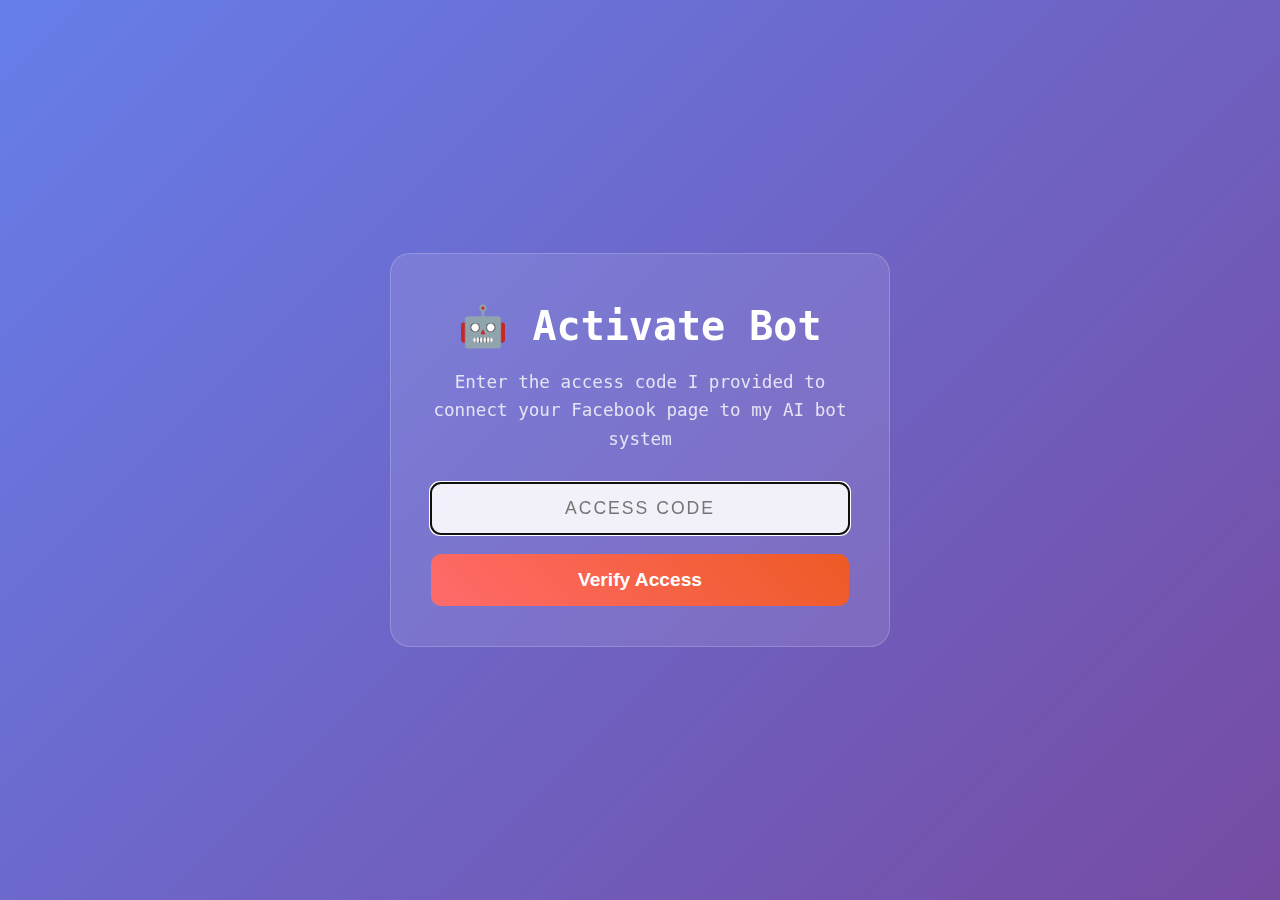
<file: access.html>
<!DOCTYPE html>
<html lang="en">
<head>
    <meta charset="UTF-8">
    <meta name="viewport" content="width=device-width, initial-scale=1.0">
    <title>Activate Bot - BotFlow AI</title>
    <link href="templatemo-nexus-style.css" rel="stylesheet">
    <style>
        .access-container {
            min-height: 100vh;
            display: flex;
            align-items: center;
            justify-content: center;
            background: linear-gradient(135deg, #667eea 0%, #764ba2 100%);
        }
        
        .access-card {
            background: rgba(255, 255, 255, 0.1);
            backdrop-filter: blur(10px);
            border-radius: 20px;
            padding: 40px;
            max-width: 500px;
            width: 90%;
            text-align: center;
            border: 1px solid rgba(255, 255, 255, 0.2);
        }
        
        .access-title {
            color: #fff;
            font-size: 2.5rem;
            margin-bottom: 10px;
            font-weight: 700;
        }
        
        .access-subtitle {
            color: rgba(255, 255, 255, 0.8);
            margin-bottom: 30px;
            font-size: 1.1rem;
        }
        
        .access-input {
            width: 100%;
            padding: 15px 20px;
            border: none;
            border-radius: 10px;
            background: rgba(255, 255, 255, 0.9);
            font-size: 1.1rem;
            margin-bottom: 20px;
            text-align: center;
            letter-spacing: 2px;
            text-transform: uppercase;
        }
        
        .access-button {
            width: 100%;
            padding: 15px;
            background: linear-gradient(45deg, #ff6b6b, #ee5a24);
            border: none;
            border-radius: 10px;
            color: white;
            font-size: 1.2rem;
            font-weight: 600;
            cursor: pointer;
            transition: all 0.3s ease;
        }
        
        .access-button:hover {
            transform: translateY(-2px);
            box-shadow: 0 10px 20px rgba(0,0,0,0.2);
        }
        
        .access-button:disabled {
            opacity: 0.6;
            cursor: not-allowed;
            transform: none;
        }
        
        .error-message {
            color: #ff6b6b;
            background: rgba(255, 107, 107, 0.1);
            padding: 10px;
            border-radius: 8px;
            margin-top: 15px;
            display: none;
        }
        
        .success-message {
            color: #00d2d3;
            background: rgba(0, 210, 211, 0.1);
            padding: 10px;
            border-radius: 8px;
            margin-top: 15px;
            display: none;
        }
        
        .demo-codes {
            background: rgba(255, 255, 255, 0.05);
            border-radius: 10px;
            padding: 20px;
            margin-top: 30px;
            border: 1px solid rgba(255, 255, 255, 0.1);
        }
        
        .demo-title {
            color: #00d2d3;
            font-size: 1rem;
            margin-bottom: 15px;
            font-weight: 600;
        }
        
        .demo-code {
            background: rgba(255, 255, 255, 0.1);
            padding: 8px 12px;
            border-radius: 6px;
            margin: 5px;
            display: inline-block;
            color: rgba(255, 255, 255, 0.9);
            font-family: monospace;
            cursor: pointer;
            transition: all 0.3s ease;
        }
        
        .demo-code:hover {
            background: rgba(255, 255, 255, 0.2);
            transform: scale(1.05);
        }
    </style>
</head>
<body>
    <div class="access-container">
        <div class="access-card">
            <h1 class="access-title">🤖 Activate Bot</h1>
            <p class="access-subtitle">
                Enter the access code I provided to connect your Facebook page to my AI bot system
            </p>
            
            <form id="access-form">
                <input
                    type="text"
                    id="access-code"
                    class="access-input"
                    placeholder="Access Code"
                    maxlength="12"
                    required
                >

                <button type="submit" class="access-button" id="verify-btn">
                    Verify Access
                </button>
            </form>
            
            <div id="error-message" class="error-message"></div>
            <div id="success-message" class="success-message"></div>
            
            <!-- Demo codes for video -->
            <!-- Demo codes removed for production -->
            <div class="demo-codes" style="display: none;">
                <div class="demo-title">📹 Demo Codes (For video demonstration)</div>
                <div class="demo-code" onclick="fillCode('REST001')">REST001</div>
                <div class="demo-code" onclick="fillCode('SOLAR002')">SOLAR002</div>
                <div class="demo-code" onclick="fillCode('INMOB003')">INMOB003</div>
                <div class="demo-code" onclick="fillCode('WEBDEV004')">WEBDEV004</div>
            </div>
        </div>
    </div>

    <script>
        // Valid demo codes (hidden in production)
        const VALID_CODES = {
            'REST001': {
                client: 'My Restaurant Bot Service',
                bot: 'restaurante',
                plan: 'standard'
            },
            'SOLAR002': {
                client: 'Paneles Solares Alterna',
                bot: 'alterna',
                plan: 'premium'
            },
            'INMOB003': {
                client: 'My Real Estate Bot Service',
                bot: 'inmobiliaria',
                plan: 'premium'
            },
            'WEBDEV004': {
                client: 'My Web Development Bot Service',
                bot: 'webdev',
                plan: 'basic'
            }
        };

        // Fill demo code
        function fillCode(code) {
            document.getElementById('access-code').value = code;
        }

        // Handle form submission
        document.getElementById('access-form').addEventListener('submit', function(e) {
            e.preventDefault();
            verifyAccess();
        });

        function verifyAccess() {
            const code = document.getElementById('access-code').value.toUpperCase().trim();
            const errorDiv = document.getElementById('error-message');
            const successDiv = document.getElementById('success-message');
            const verifyBtn = document.getElementById('verify-btn');

            // Clear messages
            errorDiv.style.display = 'none';
            successDiv.style.display = 'none';

            if (!code) {
                showError('Please enter an access code');
                return;
            }

            // Verify code
            if (VALID_CODES[code]) {
                const clientData = VALID_CODES[code];

                // Show success
                successDiv.innerHTML = `✅ Valid code for: ${clientData.client}`;
                successDiv.style.display = 'block';

                // Disable button
                verifyBtn.disabled = true;
                verifyBtn.textContent = 'Redirecting...';

                // Save data to localStorage
                localStorage.setItem('clientData', JSON.stringify(clientData));
                localStorage.setItem('accessCode', code);

                // Redirect after 2 seconds
                setTimeout(() => {
                    window.location.href = 'connect.html';
                }, 2000);

            } else {
                showError('Invalid access code. Please contact support.');
            }
        }

        function showError(message) {
            const errorDiv = document.getElementById('error-message');
            errorDiv.textContent = message;
            errorDiv.style.display = 'block';
        }

        // Auto-focus on input
        document.getElementById('access-code').focus();
    </script>
</body>
</html>
</file>
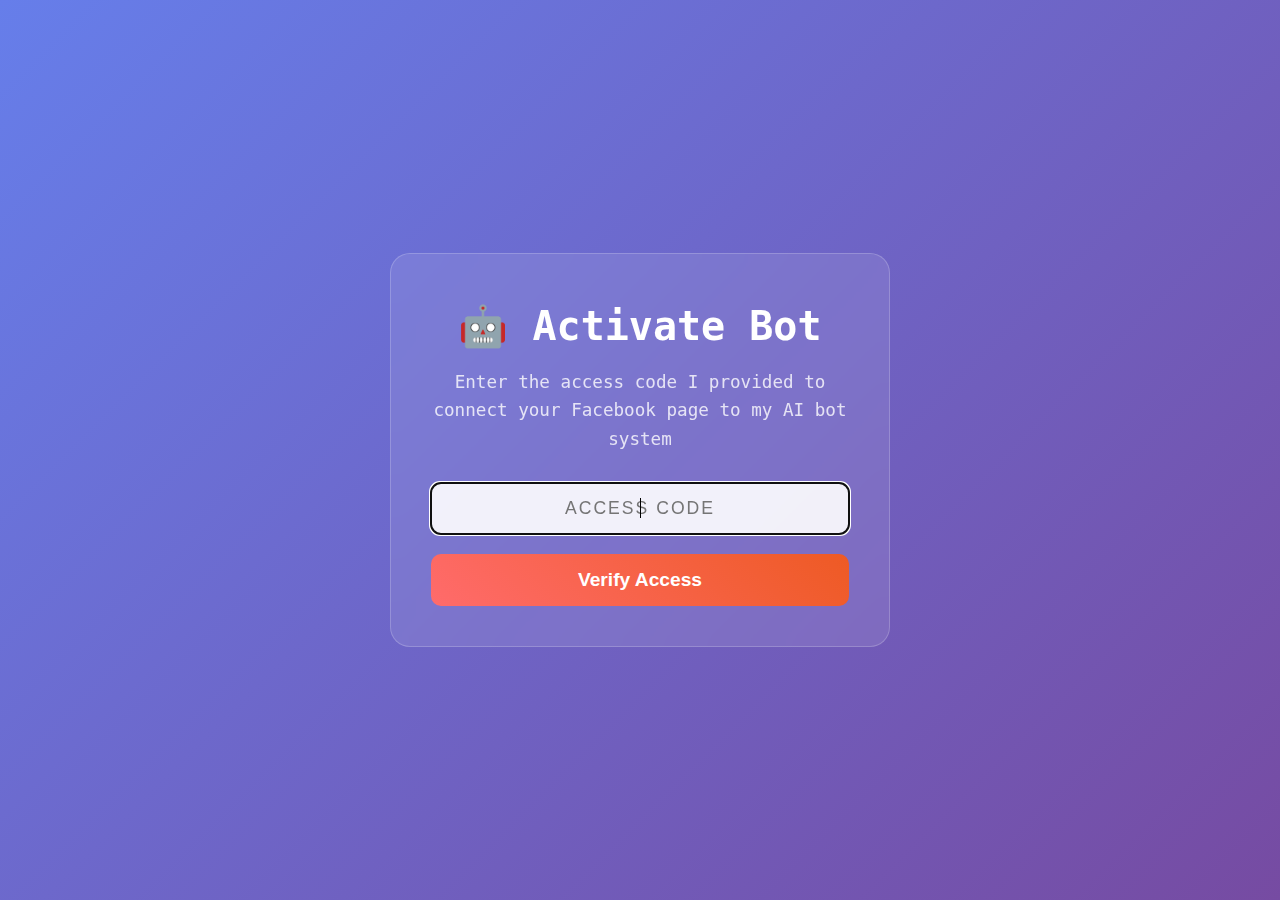
<file: connect.html>
<!DOCTYPE html>
<html lang="es">
<head>
    <meta charset="UTF-8">
    <meta name="viewport" content="width=device-width, initial-scale=1.0">
    <title>Conectar Facebook - BotFlow AI</title>
    <link href="templatemo-nexus-style.css" rel="stylesheet">
    <style>
        .connect-container {
            min-height: 100vh;
            display: flex;
            align-items: center;
            justify-content: center;
            background: linear-gradient(135deg, #667eea 0%, #764ba2 100%);
            padding: 20px;
        }
        
        .connect-card {
            background: rgba(255, 255, 255, 0.1);
            backdrop-filter: blur(10px);
            border-radius: 20px;
            padding: 40px;
            max-width: 600px;
            width: 100%;
            text-align: center;
            border: 1px solid rgba(255, 255, 255, 0.2);
        }
        
        .client-info {
            background: rgba(0, 210, 211, 0.1);
            border-radius: 15px;
            padding: 20px;
            margin-bottom: 30px;
            border: 1px solid rgba(0, 210, 211, 0.3);
        }
        
        .client-name {
            color: #00d2d3;
            font-size: 1.5rem;
            font-weight: 600;
            margin-bottom: 5px;
        }
        
        .client-plan {
            color: rgba(255, 255, 255, 0.8);
            font-size: 1rem;
        }
        
        .connect-title {
            color: #fff;
            font-size: 2.2rem;
            margin-bottom: 15px;
            font-weight: 700;
        }
        
        .connect-subtitle {
            color: rgba(255, 255, 255, 0.8);
            margin-bottom: 30px;
            font-size: 1.1rem;
            line-height: 1.6;
        }
        
        .facebook-btn {
            background: #1877f2;
            color: white;
            border: none;
            padding: 15px 30px;
            border-radius: 10px;
            font-size: 1.2rem;
            font-weight: 600;
            cursor: pointer;
            transition: all 0.3s ease;
            margin-bottom: 20px;
            display: inline-flex;
            align-items: center;
            gap: 10px;
        }
        
        .facebook-btn:hover {
            background: #166fe5;
            transform: translateY(-2px);
            box-shadow: 0 10px 20px rgba(0,0,0,0.2);
        }
        
        .facebook-btn:disabled {
            opacity: 0.6;
            cursor: not-allowed;
            transform: none;
        }
        
        .pages-section {
            display: none;
            margin-top: 30px;
        }
        
        .pages-title {
            color: #fff;
            font-size: 1.5rem;
            margin-bottom: 20px;
        }
        
        .page-item {
            background: rgba(255, 255, 255, 0.1);
            border-radius: 10px;
            padding: 15px;
            margin-bottom: 10px;
            cursor: pointer;
            transition: all 0.3s ease;
            border: 2px solid transparent;
        }
        
        .page-item:hover {
            background: rgba(255, 255, 255, 0.2);
            transform: translateY(-2px);
        }
        
        .page-item.selected {
            border-color: #00d2d3;
            background: rgba(0, 210, 211, 0.2);
        }
        
        .page-name {
            color: #fff;
            font-size: 1.2rem;
            font-weight: 600;
            margin-bottom: 5px;
        }
        
        .page-id {
            color: rgba(255, 255, 255, 0.6);
            font-size: 0.9rem;
            font-family: monospace;
        }
        
        .connect-page-btn {
            background: linear-gradient(45deg, #00d2d3, #01a3a4);
            color: white;
            border: none;
            padding: 15px 30px;
            border-radius: 10px;
            font-size: 1.1rem;
            font-weight: 600;
            cursor: pointer;
            transition: all 0.3s ease;
            margin-top: 20px;
            display: none;
        }
        
        .connect-page-btn:hover {
            transform: translateY(-2px);
            box-shadow: 0 10px 20px rgba(0,0,0,0.2);
        }
        
        .status-message {
            padding: 15px;
            border-radius: 10px;
            margin-top: 20px;
            display: none;
        }
        
        .status-success {
            background: rgba(0, 210, 211, 0.2);
            color: #00d2d3;
            border: 1px solid rgba(0, 210, 211, 0.3);
        }
        
        .status-error {
            background: rgba(255, 107, 107, 0.2);
            color: #ff6b6b;
            border: 1px solid rgba(255, 107, 107, 0.3);
        }
        
        .loading {
            display: inline-block;
            width: 20px;
            height: 20px;
            border: 3px solid rgba(255,255,255,.3);
            border-radius: 50%;
            border-top-color: #fff;
            animation: spin 1s ease-in-out infinite;
        }
        
        @keyframes spin {
            to { transform: rotate(360deg); }
        }
    </style>
</head>
<body>
    <div class="connect-container">
        <div class="connect-card">
            <!-- Información del cliente -->
            <div class="client-info" id="client-info">
                <div class="client-name" id="client-name">Cargando...</div>
                <div class="client-plan" id="client-plan">Plan: ...</div>
            </div>
            
            <h1 class="connect-title">🔗 Conectar Facebook</h1>
            <p class="connect-subtitle">
                Conecta tu página de Facebook para activar tu bot de IA. 
                Necesitamos permisos para ver tus páginas y enviar mensajes automáticos.
            </p>
            
            <!-- Botón de Facebook -->
            <button id="facebook-login-btn" class="facebook-btn" onclick="loginWithFacebook()">
                <span>📘</span>
                Conectar con Facebook
            </button>
            
            <!-- Sección de páginas -->
            <div class="pages-section" id="pages-section">
                <h3 class="pages-title">Selecciona tu página:</h3>
                <div id="pages-list"></div>
                <button id="connect-page-btn" class="connect-page-btn" onclick="connectSelectedPage()">
                    Conectar esta página
                </button>
            </div>
            
            <!-- Mensajes de estado -->
            <div id="status-message" class="status-message"></div>
        </div>
    </div>

    <!-- Facebook SDK -->
    <script async defer crossorigin="anonymous"
            src="https://connect.facebook.net/en_US/sdk.js"></script>

    <script>
        let selectedPageData = null;
        let clientData = null;

        // Inicializar cuando carga la página
        window.onload = function() {
            loadClientData();
            initializeFacebookSDK();
        };

        function loadClientData() {
            // Cargar datos del cliente desde localStorage
            const storedData = localStorage.getItem('clientData');
            const accessCode = localStorage.getItem('accessCode');
            
            if (!storedData || !accessCode) {
                // Redireccionar si no hay datos
                window.location.href = 'access.html';
                return;
            }
            
            clientData = JSON.parse(storedData);
            
            // Mostrar información del cliente
            document.getElementById('client-name').textContent = clientData.client;
            document.getElementById('client-plan').textContent = `Plan: ${clientData.plan} | Bot: ${clientData.bot}`;
        }

        function initializeFacebookSDK() {
            window.fbAsyncInit = function() {
                const versions = ['v20.0', 'v19.0', 'v18.0', 'v17.0'];
                let currentVersion = 0;

                function tryInit() {
                    try {
                        FB.init({
                            appId: '1487686069074246',
                            cookie: true,
                            xfbml: true,
                            version: versions[currentVersion]
                        });
                        console.log(`✅ Facebook SDK inicializado con ${versions[currentVersion]}`);
                        return true;
                    } catch (error) {
                        console.error(`❌ Error con ${versions[currentVersion]}:`, error);
                        currentVersion++;
                        if (currentVersion < versions.length) {
                            console.log(`🔄 Probando ${versions[currentVersion]}...`);
                            return tryInit();
                        } else {
                            showError('Error cargando Facebook SDK. Contacta soporte.');
                            return false;
                        }
                    }
                }

                tryInit();
            };
        }

        function loginWithFacebook() {
            // Verificar que FB esté disponible
            if (typeof FB === 'undefined') {
                showError('Facebook SDK no está cargado. Recarga la página.');
                return;
            }

            const btn = document.getElementById('facebook-login-btn');
            btn.disabled = true;
            btn.innerHTML = '<span class="loading"></span> Conectando...';

            console.log('🔍 Iniciando login con Facebook...');

            FB.login(function(response) {
                console.log('📱 Respuesta de Facebook:', response);

                if (response.authResponse) {
                    console.log('✅ Login exitoso:', response);
                    loadUserPages();
                } else {
                    console.log('❌ Login cancelado o falló:', response);
                    showError('Error al conectar con Facebook. Inténtalo de nuevo.');
                    resetFacebookButton();
                }
            }, {
                scope: 'pages_show_list,pages_messaging,pages_manage_metadata'
            });
        }

        function loadUserPages() {
            showStatus('Cargando tus páginas...', 'success');
            
            FB.api('/me/accounts', function(response) {
                if (response && response.data) {
                    displayPages(response.data);
                } else {
                    showError('No se pudieron cargar las páginas. Verifica tus permisos.');
                    resetFacebookButton();
                }
            });
        }

        function displayPages(pages) {
            const pagesSection = document.getElementById('pages-section');
            const pagesList = document.getElementById('pages-list');
            
            if (pages.length === 0) {
                showError('No tienes páginas de Facebook para conectar.');
                return;
            }
            
            // Limpiar lista
            pagesList.innerHTML = '';
            
            // Agregar cada página
            pages.forEach(page => {
                const pageItem = document.createElement('div');
                pageItem.className = 'page-item';
                pageItem.onclick = () => selectPage(page, pageItem);
                
                pageItem.innerHTML = `
                    <div class="page-name">${page.name}</div>
                    <div class="page-id">ID: ${page.id}</div>
                `;
                
                pagesList.appendChild(pageItem);
            });
            
            // Mostrar sección
            pagesSection.style.display = 'block';
            
            // Ocultar mensaje de estado
            document.getElementById('status-message').style.display = 'none';
        }

        function selectPage(pageData, element) {
            // Remover selección anterior
            document.querySelectorAll('.page-item').forEach(item => {
                item.classList.remove('selected');
            });
            
            // Seleccionar nueva página
            element.classList.add('selected');
            selectedPageData = pageData;
            
            // Mostrar botón de conectar
            document.getElementById('connect-page-btn').style.display = 'inline-block';
        }

        function connectSelectedPage() {
            if (!selectedPageData) {
                showError('Por favor selecciona una página primero.');
                return;
            }
            
            const btn = document.getElementById('connect-page-btn');
            btn.disabled = true;
            btn.innerHTML = '<span class="loading"></span> Conectando...';
            
            // Simular conexión (en producción, enviarías al backend)
            setTimeout(() => {
                // Guardar datos de la página
                const connectionData = {
                    ...clientData,
                    pageId: selectedPageData.id,
                    pageName: selectedPageData.name,
                    pageToken: selectedPageData.access_token,
                    connectedAt: new Date().toISOString()
                };
                
                localStorage.setItem('connectionData', JSON.stringify(connectionData));
                
                // Redireccionar a página de éxito
                window.location.href = 'success.html';
            }, 2000);
        }

        function showStatus(message, type) {
            const statusDiv = document.getElementById('status-message');
            statusDiv.className = `status-message status-${type}`;
            statusDiv.textContent = message;
            statusDiv.style.display = 'block';
        }

        function showError(message) {
            showStatus(message, 'error');
        }

        function resetFacebookButton() {
            const btn = document.getElementById('facebook-login-btn');
            btn.disabled = false;
            btn.innerHTML = '<span>📘</span> Conectar con Facebook';
        }
    </script>
</body>
</html>
</file>
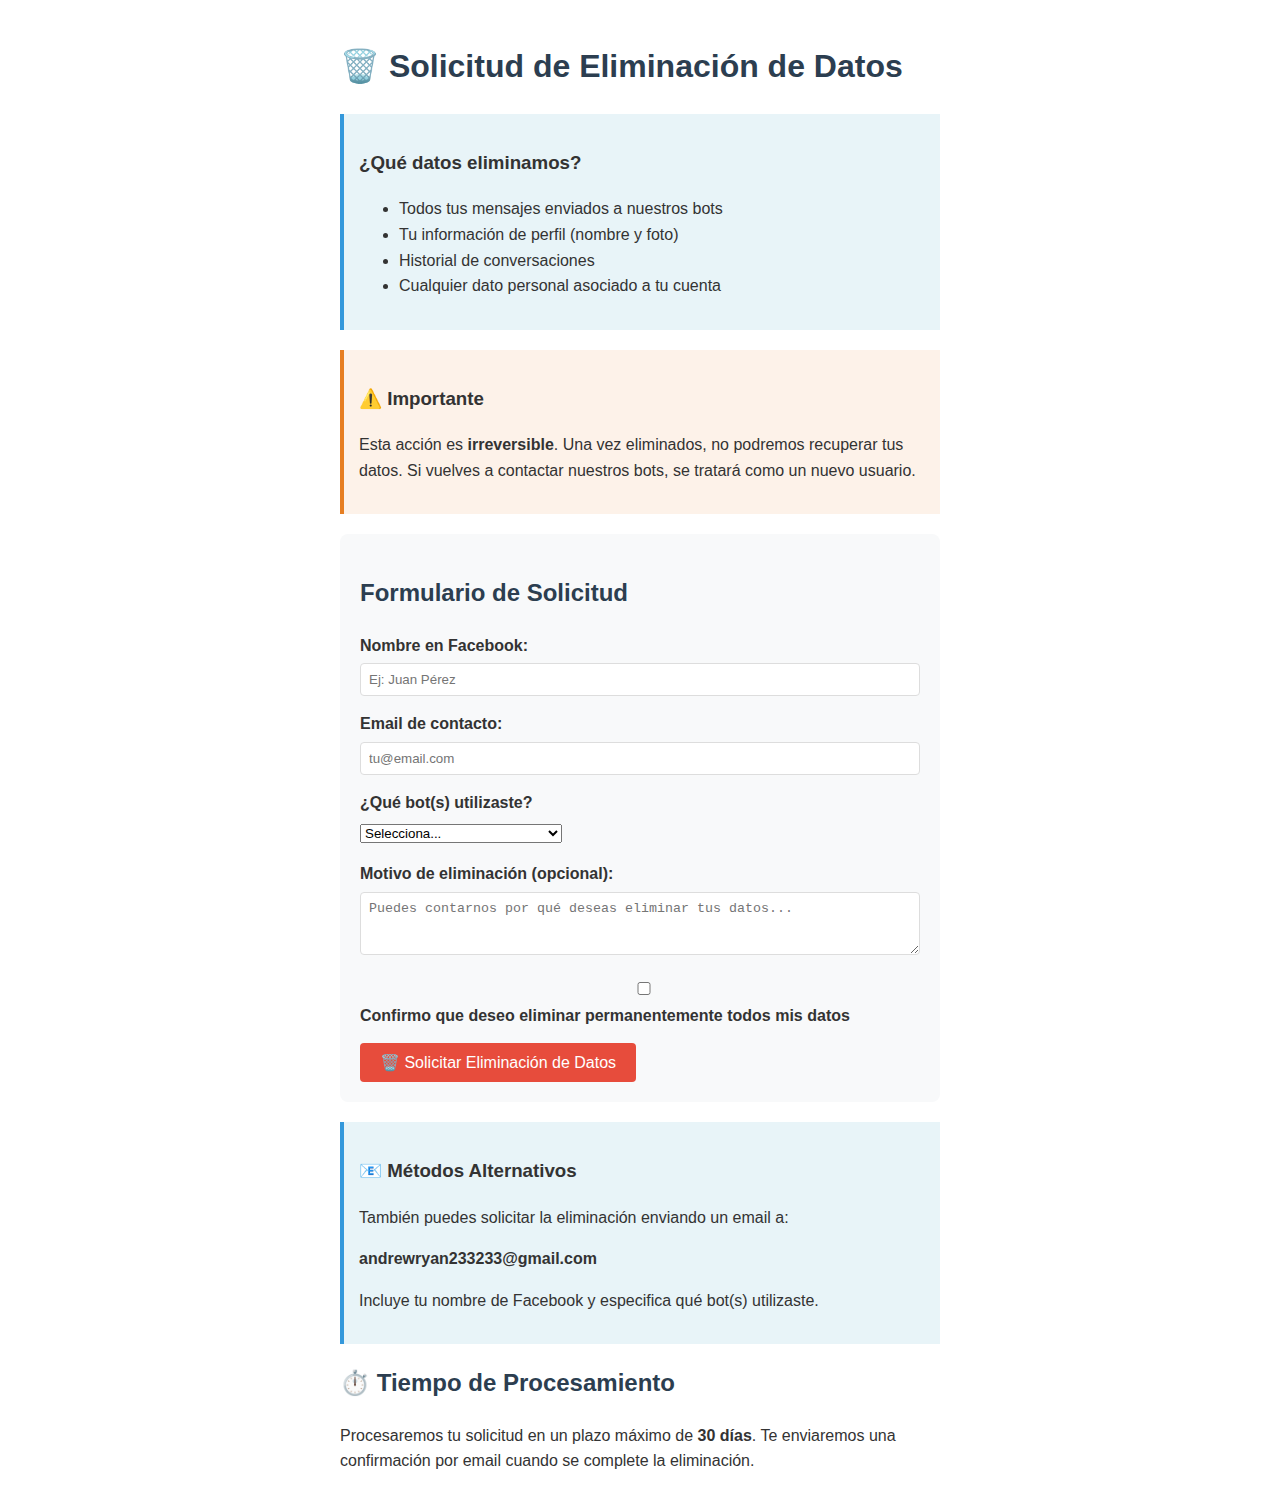
<file: data-deletion.html>
<!DOCTYPE html>
<html lang="es">
<head>
    <meta charset="UTF-8">
    <meta name="viewport" content="width=device-width, initial-scale=1.0">
    <title>Eliminación de Datos - Bot IA</title>
    <style>
        body {
            font-family: Arial, sans-serif;
            max-width: 600px;
            margin: 0 auto;
            padding: 20px;
            line-height: 1.6;
            color: #333;
        }
        h1, h2 {
            color: #2c3e50;
        }
        .form-container {
            background: #f8f9fa;
            padding: 20px;
            border-radius: 8px;
            margin: 20px 0;
        }
        .form-group {
            margin-bottom: 15px;
        }
        label {
            display: block;
            margin-bottom: 5px;
            font-weight: bold;
        }
        input, textarea {
            width: 100%;
            padding: 8px;
            border: 1px solid #ddd;
            border-radius: 4px;
            box-sizing: border-box;
        }
        button {
            background: #e74c3c;
            color: white;
            padding: 10px 20px;
            border: none;
            border-radius: 4px;
            cursor: pointer;
            font-size: 16px;
        }
        button:hover {
            background: #c0392b;
        }
        .info-box {
            background: #e8f4f8;
            border-left: 4px solid #3498db;
            padding: 15px;
            margin: 20px 0;
        }
        .warning-box {
            background: #fdf2e9;
            border-left: 4px solid #e67e22;
            padding: 15px;
            margin: 20px 0;
        }
    </style>
</head>
<body>
    <h1>🗑️ Solicitud de Eliminación de Datos</h1>
    
    <div class="info-box">
        <h3>¿Qué datos eliminamos?</h3>
        <ul>
            <li>Todos tus mensajes enviados a nuestros bots</li>
            <li>Tu información de perfil (nombre y foto)</li>
            <li>Historial de conversaciones</li>
            <li>Cualquier dato personal asociado a tu cuenta</li>
        </ul>
    </div>

    <div class="warning-box">
        <h3>⚠️ Importante</h3>
        <p>Esta acción es <strong>irreversible</strong>. Una vez eliminados, no podremos recuperar tus datos. Si vuelves a contactar nuestros bots, se tratará como un nuevo usuario.</p>
    </div>

    <div class="form-container">
        <h2>Formulario de Solicitud</h2>
        <form id="deletionForm">
            <div class="form-group">
                <label for="facebookName">Nombre en Facebook:</label>
                <input type="text" id="facebookName" name="facebookName" required 
                       placeholder="Ej: Juan Pérez">
            </div>

            <div class="form-group">
                <label for="email">Email de contacto:</label>
                <input type="email" id="email" name="email" required 
                       placeholder="tu@email.com">
            </div>

            <div class="form-group">
                <label for="botUsed">¿Qué bot(s) utilizaste?</label>
                <select id="botUsed" name="botUsed" required>
                    <option value="">Selecciona...</option>
                    <option value="alterna">ALTERNA (Energía Solar)</option>
                    <option value="webdev">WebDev Pro (Desarrollo Web)</option>
                    <option value="both">Ambos bots</option>
                </select>
            </div>

            <div class="form-group">
                <label for="reason">Motivo de eliminación (opcional):</label>
                <textarea id="reason" name="reason" rows="3" 
                          placeholder="Puedes contarnos por qué deseas eliminar tus datos..."></textarea>
            </div>

            <div class="form-group">
                <label>
                    <input type="checkbox" id="confirm" name="confirm" required>
                    Confirmo que deseo eliminar permanentemente todos mis datos
                </label>
            </div>

            <button type="submit">🗑️ Solicitar Eliminación de Datos</button>
        </form>
    </div>

    <div class="info-box">
        <h3>📧 Métodos Alternativos</h3>
        <p>También puedes solicitar la eliminación enviando un email a:</p>
        <p><strong>andrewryan233233@gmail.com</strong></p>
        <p>Incluye tu nombre de Facebook y especifica qué bot(s) utilizaste.</p>
    </div>

    <h2>⏱️ Tiempo de Procesamiento</h2>
    <p>Procesaremos tu solicitud en un plazo máximo de <strong>30 días</strong>. Te enviaremos una confirmación por email cuando se complete la eliminación.</p>

    <script>
        document.getElementById('deletionForm').addEventListener('submit', function(e) {
            e.preventDefault();
            
            const formData = new FormData(this);
            const data = Object.fromEntries(formData);
            
            // Simular envío (en producción, esto enviaría a tu servidor)
            alert('✅ Solicitud enviada correctamente.\n\nRecibirás una confirmación por email en las próximas 24 horas.\n\nTu solicitud será procesada en un plazo máximo de 30 días.');
            
            // Limpiar formulario
            this.reset();
        });
    </script>
</body>
</html>
</file>
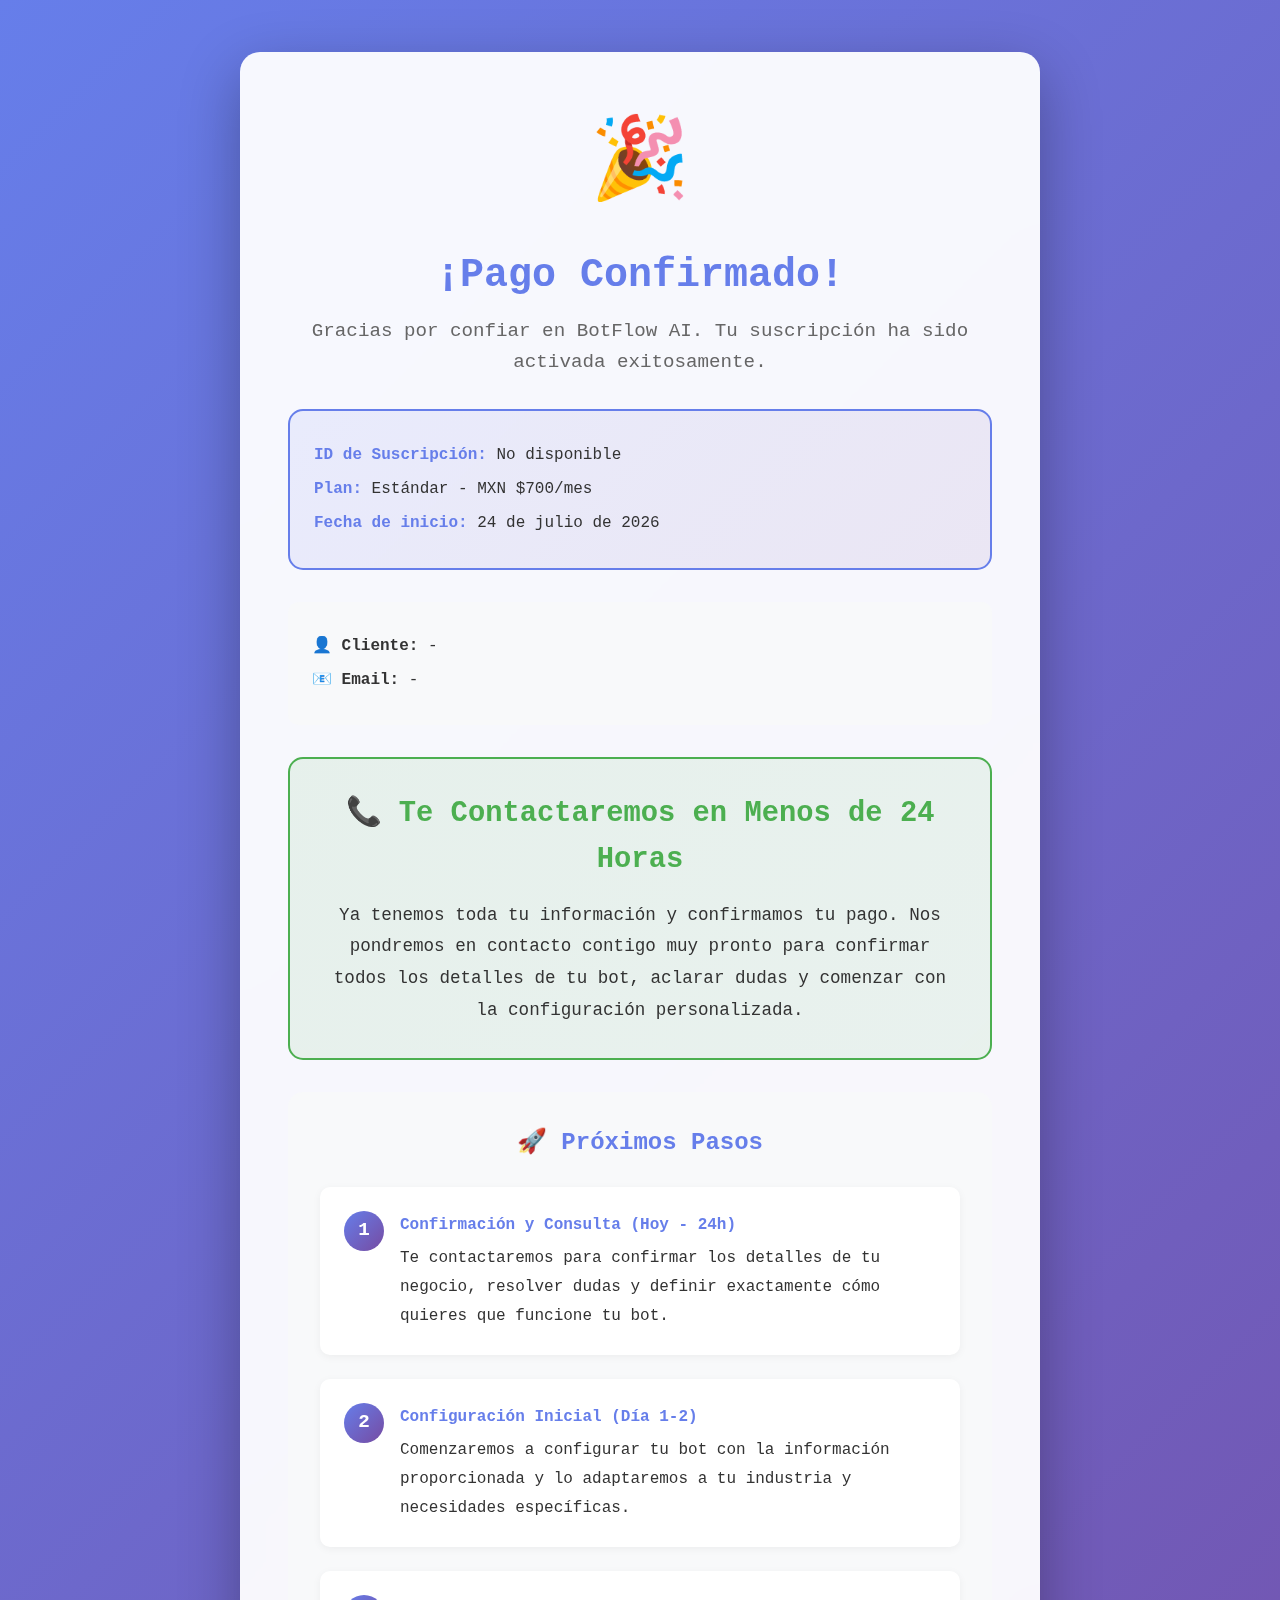
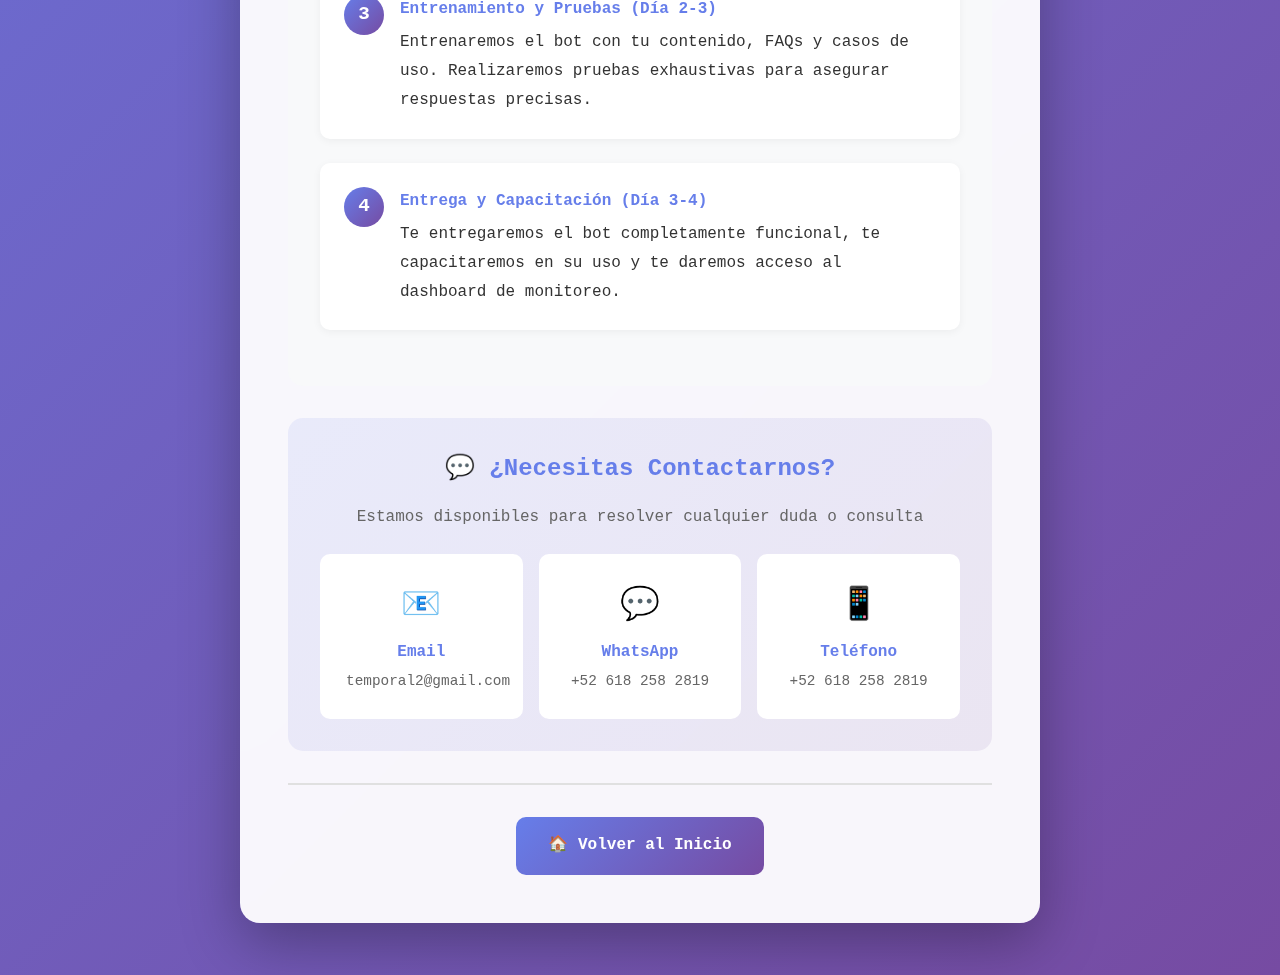
<file: gracias.html>
<!DOCTYPE html>
<html lang="es">
<head>
    <meta charset="UTF-8">
    <meta name="viewport" content="width=device-width, initial-scale=1.0">
    <title>¡Pago Confirmado! - BotFlow AI</title>
    <link href="templatemo-nexus-style.css" rel="stylesheet">
    <style>
        body {
            background: linear-gradient(135deg, #667eea 0%, #764ba2 100%);
            min-height: 100vh;
            display: flex;
            align-items: center;
            justify-content: center;
            padding: 20px;
        }
        
        .gracias-container {
            max-width: 800px;
            width: 100%;
            background: rgba(255, 255, 255, 0.95);
            backdrop-filter: blur(10px);
            border-radius: 20px;
            padding: 3rem;
            box-shadow: 0 20px 60px rgba(0, 0, 0, 0.3);
            margin: 2rem auto;
        }
        
        .success-header {
            text-align: center;
            margin-bottom: 2rem;
        }
        
        .success-icon {
            font-size: 5rem;
            margin-bottom: 1rem;
            animation: bounce 2s infinite;
        }
        
        @keyframes bounce {
            0%, 20%, 50%, 80%, 100% { transform: translateY(0); }
            40% { transform: translateY(-15px); }
            60% { transform: translateY(-7px); }
        }
        
        .success-title {
            color: #667eea;
            font-size: 2.5rem;
            margin-bottom: 0.5rem;
            font-weight: 700;
        }
        
        .success-subtitle {
            color: #666;
            font-size: 1.2rem;
            line-height: 1.6;
        }
        
        .subscription-info {
            background: linear-gradient(135deg, rgba(102, 126, 234, 0.1), rgba(118, 75, 162, 0.1));
            border-radius: 15px;
            padding: 1.5rem;
            margin-bottom: 2rem;
            border: 2px solid #667eea;
        }
        
        .subscription-info p {
            margin: 0.5rem 0;
            color: #333;
            font-size: 1rem;
        }
        
        .subscription-info strong {
            color: #667eea;
        }
        
        .cliente-info {
            background: #f8f9fa;
            border-radius: 10px;
            padding: 1.5rem;
            margin-bottom: 2rem;
        }
        
        .cliente-info p {
            margin: 0.5rem 0;
            color: #333;
        }
        
        .confirmacion-importante {
            background: linear-gradient(135deg, rgba(76, 175, 80, 0.1), rgba(102, 187, 106, 0.1));
            border: 2px solid #4caf50;
            border-radius: 15px;
            padding: 2rem;
            margin-bottom: 2rem;
            text-align: center;
        }
        
        .confirmacion-importante h2 {
            color: #4caf50;
            font-size: 1.8rem;
            margin-bottom: 1rem;
        }
        
        .confirmacion-importante p {
            color: #333;
            font-size: 1.1rem;
            line-height: 1.8;
        }
        
        .next-steps {
            background: #f8f9fa;
            border-radius: 15px;
            padding: 2rem;
            margin-bottom: 2rem;
        }
        
        .next-steps h3 {
            color: #667eea;
            font-size: 1.5rem;
            margin-bottom: 1.5rem;
            text-align: center;
        }
        
        .step-item {
            display: flex;
            align-items: flex-start;
            gap: 1rem;
            margin-bottom: 1.5rem;
            padding: 1.5rem;
            background: white;
            border-radius: 10px;
            box-shadow: 0 2px 8px rgba(0,0,0,0.05);
        }
        
        .step-number {
            background: linear-gradient(135deg, #667eea, #764ba2);
            color: white;
            width: 40px;
            height: 40px;
            border-radius: 50%;
            display: flex;
            align-items: center;
            justify-content: center;
            font-weight: 700;
            font-size: 1.2rem;
            flex-shrink: 0;
        }
        
        .step-text {
            color: #333;
            line-height: 1.8;
        }
        
        .step-text strong {
            color: #667eea;
            display: block;
            margin-bottom: 0.3rem;
        }
        
        .contact-section {
            background: linear-gradient(135deg, rgba(102, 126, 234, 0.1), rgba(118, 75, 162, 0.1));
            border-radius: 15px;
            padding: 2rem;
            text-align: center;
        }
        
        .contact-section h3 {
            color: #667eea;
            font-size: 1.5rem;
            margin-bottom: 1rem;
        }
        
        .contact-methods {
            display: grid;
            grid-template-columns: repeat(auto-fit, minmax(200px, 1fr));
            gap: 1rem;
            margin-top: 1.5rem;
        }
        
        .contact-method {
            background: white;
            padding: 1.5rem;
            border-radius: 10px;
            text-decoration: none;
            color: #333;
            transition: all 0.3s ease;
            border: 2px solid transparent;
        }
        
        .contact-method:hover {
            border-color: #667eea;
            transform: translateY(-3px);
            box-shadow: 0 5px 15px rgba(102, 126, 234, 0.2);
        }
        
        .contact-method .icon {
            font-size: 2rem;
            margin-bottom: 0.5rem;
        }
        
        .contact-method .label {
            display: block;
            font-weight: 600;
            color: #667eea;
            margin-bottom: 0.3rem;
        }
        
        .contact-method .value {
            display: block;
            font-size: 0.9rem;
            color: #666;
        }
        
        .back-home {
            text-align: center;
            margin-top: 2rem;
            padding-top: 2rem;
            border-top: 2px solid #e0e0e0;
        }
        
        .btn-home {
            display: inline-block;
            background: linear-gradient(135deg, #667eea, #764ba2);
            color: white;
            padding: 1rem 2rem;
            border-radius: 10px;
            text-decoration: none;
            font-weight: 600;
            transition: all 0.3s ease;
        }
        
        .btn-home:hover {
            transform: translateY(-2px);
            box-shadow: 0 10px 30px rgba(102, 126, 234, 0.4);
        }
        
        @media (max-width: 768px) {
            .gracias-container {
                padding: 2rem 1.5rem;
            }
            
            .success-title {
                font-size: 2rem;
            }
            
            .success-icon {
                font-size: 4rem;
            }
            
            .step-item {
                flex-direction: column;
                text-align: center;
            }
            
            .contact-methods {
                grid-template-columns: 1fr;
            }
        }
    </style>
</head>
<body>
    <div class="gracias-container">
        <div class="success-header">
            <div class="success-icon">🎉</div>
            <h1 class="success-title">¡Pago Confirmado!</h1>
            <p class="success-subtitle">Gracias por confiar en BotFlow AI. Tu suscripción ha sido activada exitosamente.</p>
        </div>
        <div class="subscription-info">
            <p><strong>ID de Suscripción:</strong> <span id="subscriptionId">Cargando...</span></p>
            <p><strong>Plan:</strong> Estándar - MXN $700/mes</p>
            <p><strong>Fecha de inicio:</strong> <span id="startDate">Hoy</span></p>
        </div>
        <div class="cliente-info">
            <p><strong>👤 Cliente:</strong> <span id="clienteNombre">-</span></p>
            <p><strong>📧 Email:</strong> <span id="clienteEmail">-</span></p>
        </div>
        <div class="confirmacion-importante">
            <h2>📞 Te Contactaremos en Menos de 24 Horas</h2>
            <p>Ya tenemos toda tu información y confirmamos tu pago. Nos pondremos en contacto contigo muy pronto para confirmar todos los detalles de tu bot, aclarar dudas y comenzar con la configuración personalizada.</p>
        </div>
        <div class="next-steps">
            <h3>🚀 Próximos Pasos</h3>
            <div class="step-item">
                <div class="step-number">1</div>
                <div class="step-text"><strong>Confirmación y Consulta (Hoy - 24h)</strong>Te contactaremos para confirmar los detalles de tu negocio, resolver dudas y definir exactamente cómo quieres que funcione tu bot.</div>
            </div>
            <div class="step-item">
                <div class="step-number">2</div>
                <div class="step-text"><strong>Configuración Inicial (Día 1-2)</strong>Comenzaremos a configurar tu bot con la información proporcionada y lo adaptaremos a tu industria y necesidades específicas.</div>
            </div>
            <div class="step-item">
                <div class="step-number">3</div>
                <div class="step-text"><strong>Entrenamiento y Pruebas (Día 2-3)</strong>Entrenaremos el bot con tu contenido, FAQs y casos de uso. Realizaremos pruebas exhaustivas para asegurar respuestas precisas.</div>
            </div>
            <div class="step-item">
                <div class="step-number">4</div>
                <div class="step-text"><strong>Entrega y Capacitación (Día 3-4)</strong>Te entregaremos el bot completamente funcional, te capacitaremos en su uso y te daremos acceso al dashboard de monitoreo.</div>
            </div>
        </div>
        <div class="contact-section">
            <h3>💬 ¿Necesitas Contactarnos?</h3>
            <p style="color: #666; margin-bottom: 1rem;">Estamos disponibles para resolver cualquier duda o consulta</p>
            <div class="contact-methods">
                <a href="mailto:contacto@botsaiservices.online" class="contact-method">
                    <div class="icon">📧</div>
                    <span class="label">Email</span>
                    <span class="value">temporal2@gmail.com</span>
                </a>
                <a href="https://wa.me/521234567890" target="_blank" class="contact-method">
                    <div class="icon">💬</div>
                    <span class="label">WhatsApp</span>
                    <span class="value">+52 618 258 2819</span>
                </a>
                <a href="tel:+521234567890" class="contact-method">
                    <div class="icon">📱</div>
                    <span class="label">Teléfono</span>
                    <span class="value">+52 618 258 2819</span>
                </a>
            </div>
        </div>
        <div class="back-home">
            <a href="index.html" class="btn-home">🏠 Volver al Inicio</a>
        </div>
    </div>
    <script>
        window.onload = function() {
            const urlParams = new URLSearchParams(window.location.search);
            const subscriptionId = urlParams.get('subscription');
            if (subscriptionId) {
                document.getElementById('subscriptionId').textContent = subscriptionId;
            } else {
                document.getElementById('subscriptionId').textContent = 'No disponible';
            }
            const nombre = urlParams.get('nombre');
            if (nombre) {
                document.getElementById('clienteNombre').textContent = nombre;
            }
            const email = urlParams.get('email');
            if (email) {
                document.getElementById('clienteEmail').textContent = email;
            }
            const today = new Date().toLocaleDateString('es-MX', {
                year: 'numeric',
                month: 'long',
                day: 'numeric'
            });
            document.getElementById('startDate').textContent = today;
        };
    </script>
</body>
</html>
</file>
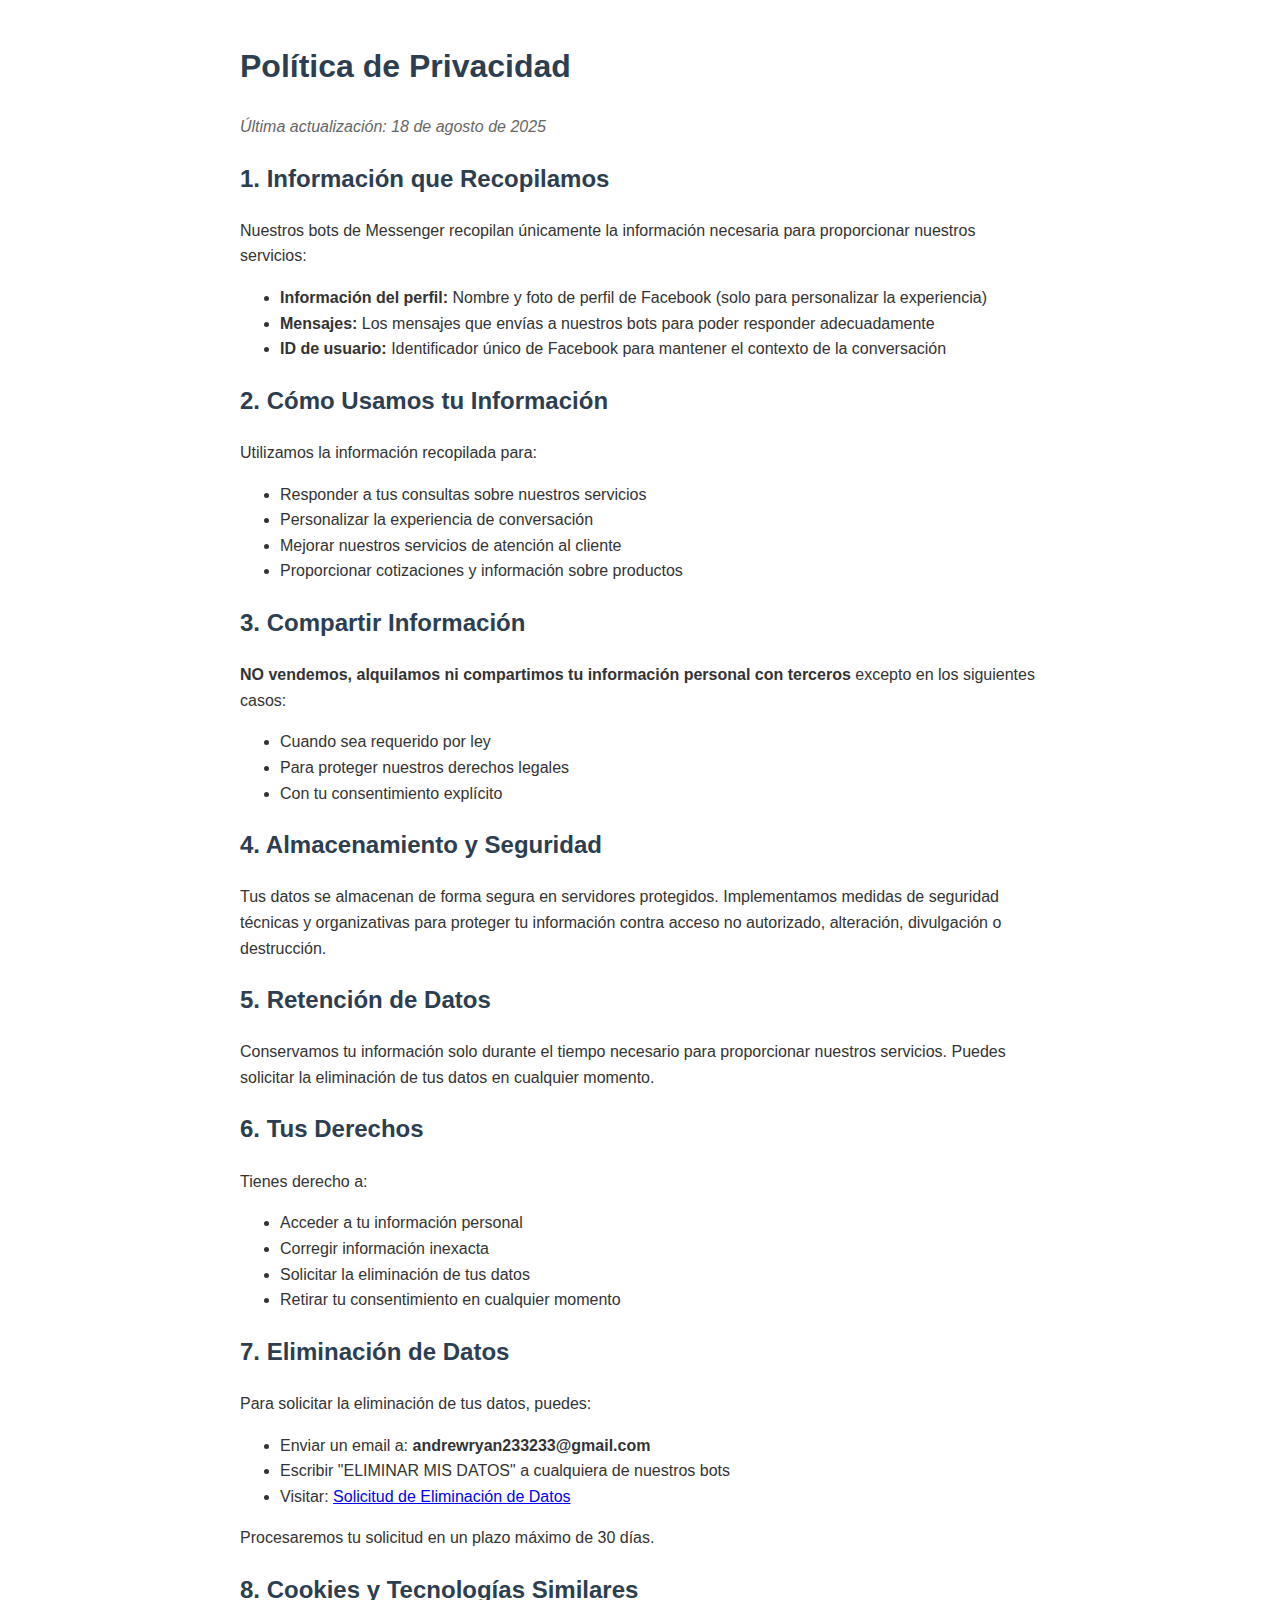
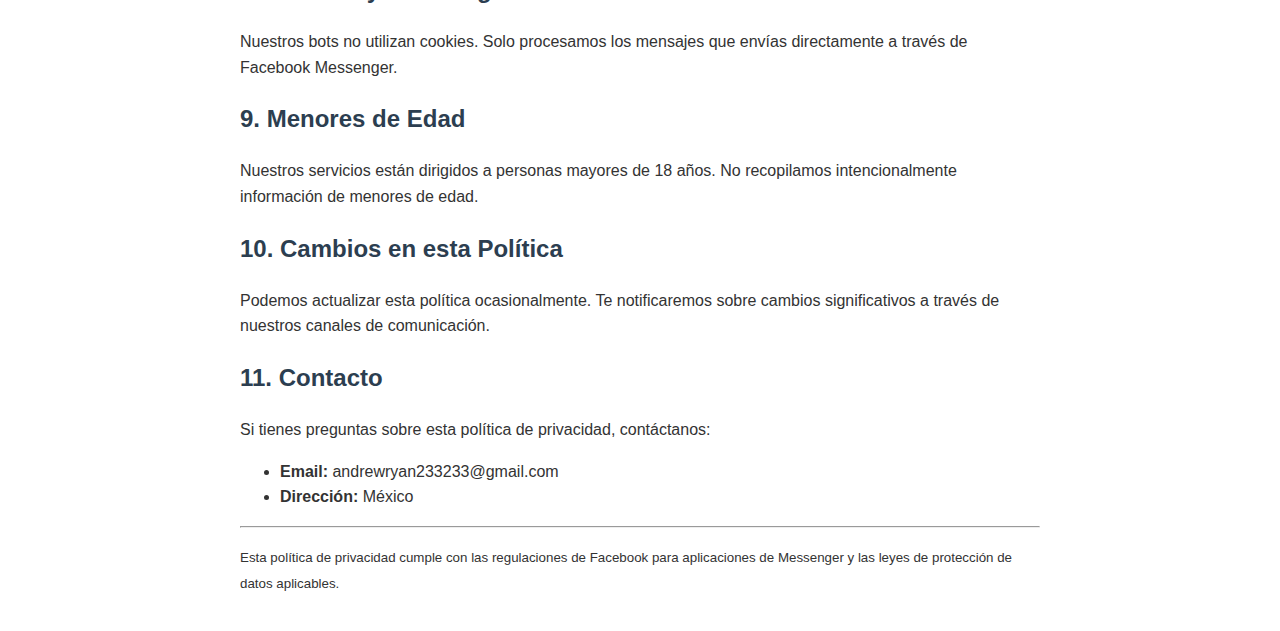
<file: privacy-policy.html>
<!DOCTYPE html>
<html lang="es">
<head>
    <meta charset="UTF-8">
    <meta name="viewport" content="width=device-width, initial-scale=1.0">
    <title>Política de Privacidad - Bot IA</title>
    <style>
        body {
            font-family: Arial, sans-serif;
            max-width: 800px;
            margin: 0 auto;
            padding: 20px;
            line-height: 1.6;
            color: #333;
        }
        h1, h2 {
            color: #2c3e50;
        }
        .last-updated {
            color: #666;
            font-style: italic;
        }
    </style>
</head>
<body>
    <h1>Política de Privacidad</h1>
    <p class="last-updated">Última actualización: 18 de agosto de 2025</p>

    <h2>1. Información que Recopilamos</h2>
    <p>Nuestros bots de Messenger recopilan únicamente la información necesaria para proporcionar nuestros servicios:</p>
    <ul>
        <li><strong>Información del perfil:</strong> Nombre y foto de perfil de Facebook (solo para personalizar la experiencia)</li>
        <li><strong>Mensajes:</strong> Los mensajes que envías a nuestros bots para poder responder adecuadamente</li>
        <li><strong>ID de usuario:</strong> Identificador único de Facebook para mantener el contexto de la conversación</li>
    </ul>

    <h2>2. Cómo Usamos tu Información</h2>
    <p>Utilizamos la información recopilada para:</p>
    <ul>
        <li>Responder a tus consultas sobre nuestros servicios</li>
        <li>Personalizar la experiencia de conversación</li>
        <li>Mejorar nuestros servicios de atención al cliente</li>
        <li>Proporcionar cotizaciones y información sobre productos</li>
    </ul>

    <h2>3. Compartir Información</h2>
    <p><strong>NO vendemos, alquilamos ni compartimos tu información personal con terceros</strong> excepto en los siguientes casos:</p>
    <ul>
        <li>Cuando sea requerido por ley</li>
        <li>Para proteger nuestros derechos legales</li>
        <li>Con tu consentimiento explícito</li>
    </ul>

    <h2>4. Almacenamiento y Seguridad</h2>
    <p>Tus datos se almacenan de forma segura en servidores protegidos. Implementamos medidas de seguridad técnicas y organizativas para proteger tu información contra acceso no autorizado, alteración, divulgación o destrucción.</p>

    <h2>5. Retención de Datos</h2>
    <p>Conservamos tu información solo durante el tiempo necesario para proporcionar nuestros servicios. Puedes solicitar la eliminación de tus datos en cualquier momento.</p>

    <h2>6. Tus Derechos</h2>
    <p>Tienes derecho a:</p>
    <ul>
        <li>Acceder a tu información personal</li>
        <li>Corregir información inexacta</li>
        <li>Solicitar la eliminación de tus datos</li>
        <li>Retirar tu consentimiento en cualquier momento</li>
    </ul>

    <h2>7. Eliminación de Datos</h2>
    <p>Para solicitar la eliminación de tus datos, puedes:</p>
    <ul>
        <li>Enviar un email a: <strong>andrewryan233233@gmail.com</strong></li>
        <li>Escribir "ELIMINAR MIS DATOS" a cualquiera de nuestros bots</li>
        <li>Visitar: <a href="/data-deletion">Solicitud de Eliminación de Datos</a></li>
    </ul>
    <p>Procesaremos tu solicitud en un plazo máximo de 30 días.</p>

    <h2>8. Cookies y Tecnologías Similares</h2>
    <p>Nuestros bots no utilizan cookies. Solo procesamos los mensajes que envías directamente a través de Facebook Messenger.</p>

    <h2>9. Menores de Edad</h2>
    <p>Nuestros servicios están dirigidos a personas mayores de 18 años. No recopilamos intencionalmente información de menores de edad.</p>

    <h2>10. Cambios en esta Política</h2>
    <p>Podemos actualizar esta política ocasionalmente. Te notificaremos sobre cambios significativos a través de nuestros canales de comunicación.</p>

    <h2>11. Contacto</h2>
    <p>Si tienes preguntas sobre esta política de privacidad, contáctanos:</p>
    <ul>
        <li><strong>Email:</strong> andrewryan233233@gmail.com</li>
        <li><strong>Dirección:</strong> México</li>
    </ul>

    <hr>
    <p><small>Esta política de privacidad cumple con las regulaciones de Facebook para aplicaciones de Messenger y las leyes de protección de datos aplicables.</small></p>
</body>
</html>
</file>
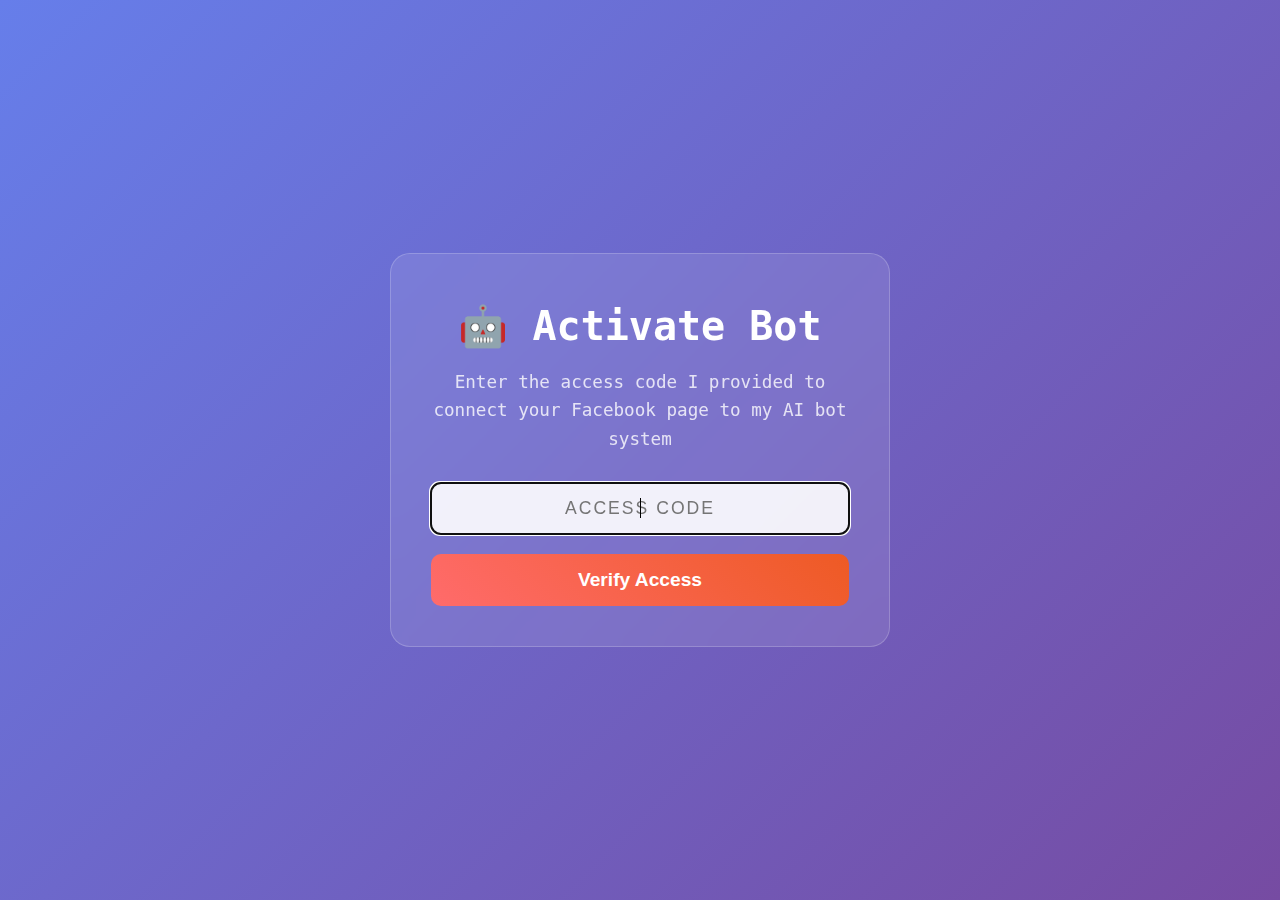
<file: success.html>
<!DOCTYPE html>
<html lang="en">
<head>
    <meta charset="UTF-8">
    <meta name="viewport" content="width=device-width, initial-scale=1.0">
    <title>Bot Activated! - BotFlow AI</title>
    <link href="templatemo-nexus-style.css" rel="stylesheet">
    <style>
        .success-container {
            min-height: 100vh;
            display: flex;
            align-items: center;
            justify-content: center;
            background: linear-gradient(135deg, #667eea 0%, #764ba2 100%);
            padding: 20px;
        }
        
        .success-card {
            background: rgba(255, 255, 255, 0.1);
            backdrop-filter: blur(10px);
            border-radius: 20px;
            padding: 40px;
            max-width: 700px;
            width: 100%;
            text-align: center;
            border: 1px solid rgba(255, 255, 255, 0.2);
        }
        
        .success-icon {
            font-size: 4rem;
            margin-bottom: 20px;
            animation: bounce 2s infinite;
        }
        
        @keyframes bounce {
            0%, 20%, 50%, 80%, 100% { transform: translateY(0); }
            40% { transform: translateY(-10px); }
            60% { transform: translateY(-5px); }
        }
        
        .success-title {
            color: #00d2d3;
            font-size: 2.5rem;
            margin-bottom: 15px;
            font-weight: 700;
        }
        
        .success-subtitle {
            color: rgba(255, 255, 255, 0.9);
            font-size: 1.2rem;
            margin-bottom: 30px;
            line-height: 1.6;
        }
        
        .connection-details {
            background: rgba(0, 210, 211, 0.1);
            border-radius: 15px;
            padding: 25px;
            margin-bottom: 30px;
            border: 1px solid rgba(0, 210, 211, 0.3);
        }
        
        .detail-row {
            display: flex;
            justify-content: space-between;
            align-items: center;
            margin-bottom: 15px;
            padding: 10px 0;
            border-bottom: 1px solid rgba(255, 255, 255, 0.1);
        }
        
        .detail-row:last-child {
            border-bottom: none;
            margin-bottom: 0;
        }
        
        .detail-label {
            color: rgba(255, 255, 255, 0.7);
            font-weight: 600;
        }
        
        .detail-value {
            color: #fff;
            font-weight: 700;
            text-align: right;
        }
        
        .page-token {
            font-family: monospace;
            background: rgba(255, 255, 255, 0.1);
            padding: 5px 10px;
            border-radius: 5px;
            font-size: 0.9rem;
        }
        
        .status-indicator {
            display: inline-flex;
            align-items: center;
            gap: 8px;
            background: rgba(0, 210, 211, 0.2);
            padding: 8px 15px;
            border-radius: 20px;
            color: #00d2d3;
            font-weight: 600;
        }
        
        .pulse {
            width: 8px;
            height: 8px;
            background: #00d2d3;
            border-radius: 50%;
            animation: pulse 2s infinite;
        }
        
        @keyframes pulse {
            0% { transform: scale(0.95); box-shadow: 0 0 0 0 rgba(0, 210, 211, 0.7); }
            70% { transform: scale(1); box-shadow: 0 0 0 10px rgba(0, 210, 211, 0); }
            100% { transform: scale(0.95); box-shadow: 0 0 0 0 rgba(0, 210, 211, 0); }
        }
        
        .next-steps {
            background: rgba(255, 255, 255, 0.05);
            border-radius: 15px;
            padding: 25px;
            margin-bottom: 30px;
            text-align: left;
        }
        
        .steps-title {
            color: #fff;
            font-size: 1.3rem;
            margin-bottom: 20px;
            text-align: center;
            font-weight: 600;
        }
        
        .step-item {
            display: flex;
            align-items: flex-start;
            margin-bottom: 15px;
            gap: 15px;
        }
        
        .step-number {
            background: linear-gradient(45deg, #00d2d3, #01a3a4);
            color: white;
            width: 30px;
            height: 30px;
            border-radius: 50%;
            display: flex;
            align-items: center;
            justify-content: center;
            font-weight: 600;
            flex-shrink: 0;
        }
        
        .step-text {
            color: rgba(255, 255, 255, 0.9);
            line-height: 1.5;
            padding-top: 5px;
        }
        
        .action-buttons {
            display: flex;
            gap: 15px;
            justify-content: center;
            flex-wrap: wrap;
        }
        
        .btn-primary {
            background: linear-gradient(45deg, #00d2d3, #01a3a4);
            color: white;
            border: none;
            padding: 12px 25px;
            border-radius: 10px;
            font-weight: 600;
            cursor: pointer;
            transition: all 0.3s ease;
            text-decoration: none;
            display: inline-block;
        }
        
        .btn-secondary {
            background: rgba(255, 255, 255, 0.1);
            color: white;
            border: 1px solid rgba(255, 255, 255, 0.3);
            padding: 12px 25px;
            border-radius: 10px;
            font-weight: 600;
            cursor: pointer;
            transition: all 0.3s ease;
            text-decoration: none;
            display: inline-block;
        }
        
        .btn-primary:hover, .btn-secondary:hover {
            transform: translateY(-2px);
            box-shadow: 0 10px 20px rgba(0,0,0,0.2);
        }
        
        .demo-note {
            background: rgba(255, 193, 7, 0.1);
            border: 1px solid rgba(255, 193, 7, 0.3);
            border-radius: 10px;
            padding: 15px;
            margin-top: 20px;
            color: #ffc107;
            font-size: 0.9rem;
        }
    </style>
</head>
<body>
    <div class="success-container">
        <div class="success-card">
            <div class="success-icon">🎉</div>
            
            <h1 class="success-title">Bot Activated!</h1>
            <p class="success-subtitle">
                My AI bot is now working correctly and ready to serve your customers 24/7
            </p>
            
            <!-- Connection details -->
            <div class="connection-details">
                <div class="detail-row">
                    <span class="detail-label">Service:</span>
                    <span class="detail-value" id="client-name">-</span>
                </div>
                <div class="detail-row">
                    <span class="detail-label">Connected page:</span>
                    <span class="detail-value" id="page-name">-</span>
                </div>
                <div class="detail-row">
                    <span class="detail-label">Page ID:</span>
                    <span class="detail-value" id="page-id">-</span>
                </div>
                <div class="detail-row">
                    <span class="detail-label">Token generated:</span>
                    <span class="detail-value page-token" id="page-token">****</span>
                </div>
                <div class="detail-row">
                    <span class="detail-label">Bot status:</span>
                    <span class="detail-value">
                        <span class="status-indicator">
                            <span class="pulse"></span>
                            Active
                        </span>
                    </span>
                </div>
                <div class="detail-row">
                    <span class="detail-label">Connected:</span>
                    <span class="detail-value" id="connection-time">-</span>
                </div>
            </div>
            
            <!-- Next steps -->
            <div class="next-steps">
                <h3 class="steps-title">📋 Next Steps</h3>

                <div class="step-item">
                    <div class="step-number">1</div>
                    <div class="step-text">
                        <strong>Test your bot:</strong> Go to Facebook Messenger and send a message to your page to verify it responds automatically.
                    </div>
                </div>

                <div class="step-item">
                    <div class="step-number">2</div>
                    <div class="step-text">
                        <strong>Smart responses configured:</strong> Your bot already has intelligent responses configured according to your business type.
                    </div>
                </div>

                <div class="step-item">
                    <div class="step-number">3</div>
                    <div class="step-text">
                        <strong>Monitor conversations:</strong> You will receive weekly reports with your bot's statistics.
                    </div>
                </div>
            </div>
            
            <!-- Action buttons -->
            <div class="action-buttons">
                <a href="#" class="btn-primary" onclick="testBot()">
                    🧪 Test Bot
                </a>
                <a href="index.html" class="btn-secondary">
                    🏠 Back to home
                </a>
            </div>

            <!-- Demo note -->
            <div class="demo-note">
                <strong>📹 Video demonstration:</strong> This shows the complete activation flow.
                In production, the token would be securely sent to my servers.
            </div>
        </div>
    </div>

    <script>
        // Load data when page loads
        window.onload = function() {
            loadConnectionData();
        };

        function loadConnectionData() {
            const connectionData = localStorage.getItem('connectionData');

            if (!connectionData) {
                // If no data, redirect
                window.location.href = 'access.html';
                return;
            }

            const data = JSON.parse(connectionData);

            // Fill information
            document.getElementById('client-name').textContent = data.client;
            document.getElementById('page-name').textContent = data.pageName;
            document.getElementById('page-id').textContent = data.pageId;

            // Show token partially (for security)
            const maskedToken = data.pageToken ?
                '****' + data.pageToken.slice(-6) :
                '****abc123';
            document.getElementById('page-token').textContent = maskedToken;

            // Show connection time
            const connectionTime = new Date(data.connectedAt).toLocaleString('en-US', {
                year: 'numeric',
                month: 'short',
                day: 'numeric',
                hour: '2-digit',
                minute: '2-digit'
            });
            document.getElementById('connection-time').textContent = connectionTime;
        }

        function testBot() {
            // Open Facebook Messenger in new window
            const connectionData = JSON.parse(localStorage.getItem('connectionData'));
            if (connectionData && connectionData.pageId) {
                const messengerUrl = `https://m.me/${connectionData.pageId}`;
                window.open(messengerUrl, '_blank');
            } else {
                alert('Open Facebook Messenger and search for your page to send a test message.');
            }
        }

        // Simulate backend sync (for video)
        function simulateBackendSync() {
            const connectionData = JSON.parse(localStorage.getItem('connectionData'));

            console.log('📤 Sending data to backend:', {
                clientCode: localStorage.getItem('accessCode'),
                pageId: connectionData.pageId,
                pageName: connectionData.pageName,
                pageToken: connectionData.pageToken.substring(0, 10) + '...',
                botType: connectionData.bot,
                timestamp: new Date().toISOString(),
                action: 'Configure AI bot for this page',
                nextStep: 'Bot ready to receive messages'
            });

            // In production, this would be:
            // fetch('https://alterna-bot.onrender.com/api/connect-page', { ... })
        }

        // Execute simulation on load
        setTimeout(simulateBackendSync, 1000);
    </script>
</body>
</html>
</file>
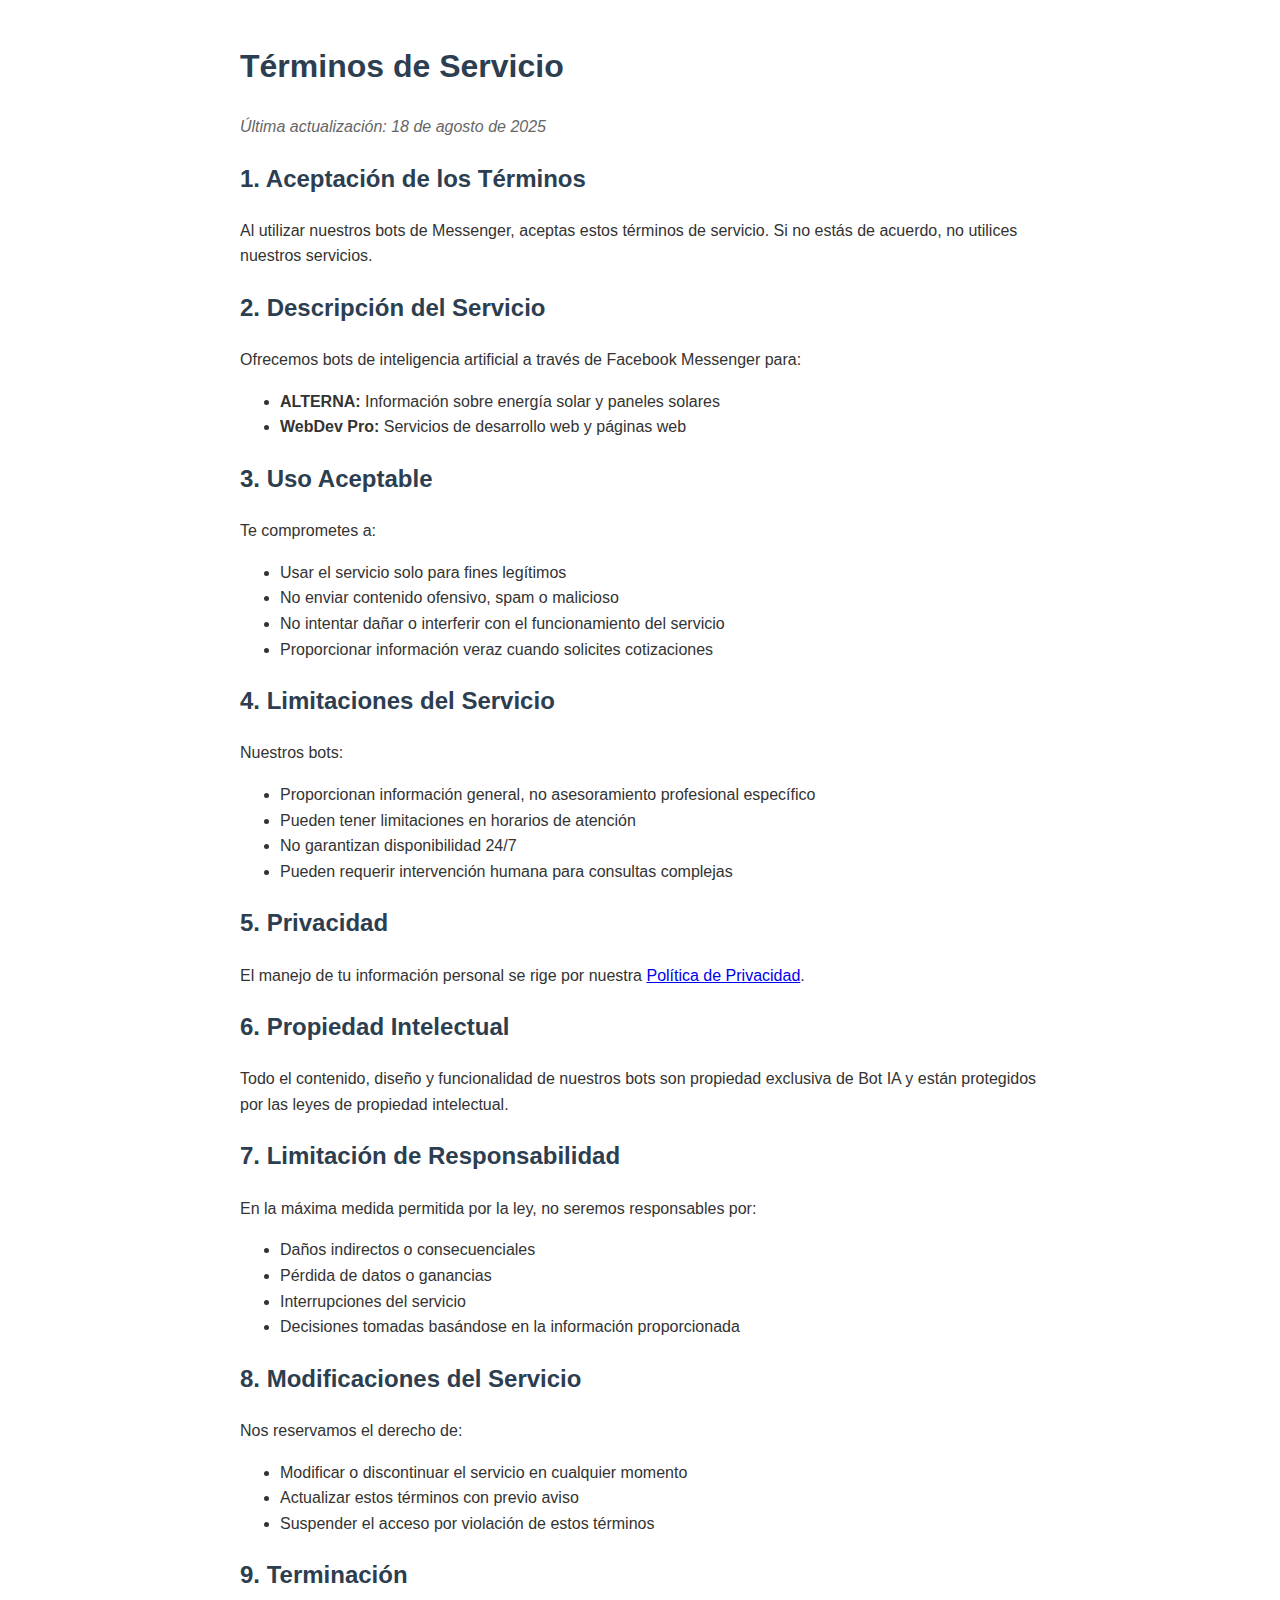
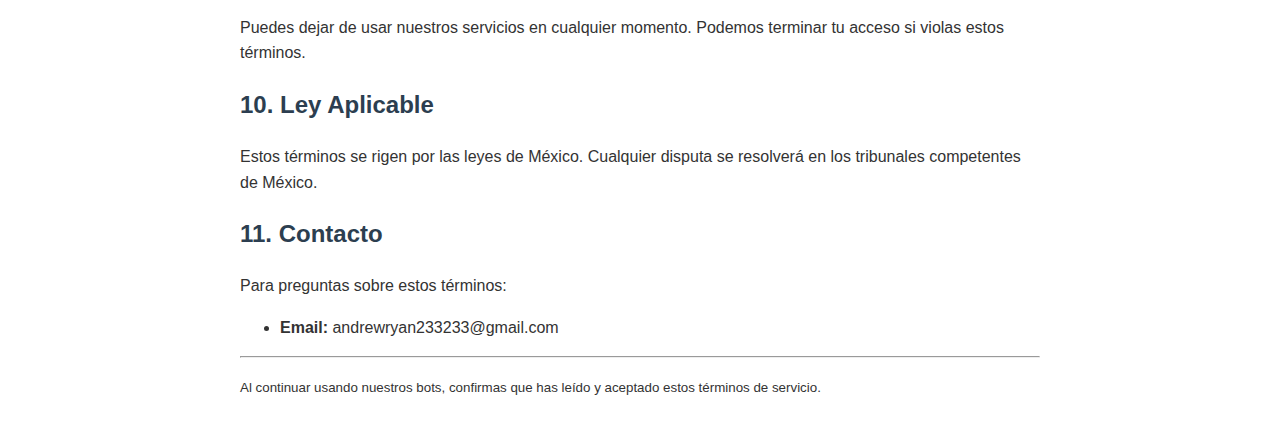
<file: terms-of-service.html>
<!DOCTYPE html>
<html lang="es">
<head>
    <meta charset="UTF-8">
    <meta name="viewport" content="width=device-width, initial-scale=1.0">
    <title>Términos de Servicio - Bot IA</title>
    <style>
        body {
            font-family: Arial, sans-serif;
            max-width: 800px;
            margin: 0 auto;
            padding: 20px;
            line-height: 1.6;
            color: #333;
        }
        h1, h2 {
            color: #2c3e50;
        }
        .last-updated {
            color: #666;
            font-style: italic;
        }
    </style>
</head>
<body>
    <h1>Términos de Servicio</h1>
    <p class="last-updated">Última actualización: 18 de agosto de 2025</p>

    <h2>1. Aceptación de los Términos</h2>
    <p>Al utilizar nuestros bots de Messenger, aceptas estos términos de servicio. Si no estás de acuerdo, no utilices nuestros servicios.</p>

    <h2>2. Descripción del Servicio</h2>
    <p>Ofrecemos bots de inteligencia artificial a través de Facebook Messenger para:</p>
    <ul>
        <li><strong>ALTERNA:</strong> Información sobre energía solar y paneles solares</li>
        <li><strong>WebDev Pro:</strong> Servicios de desarrollo web y páginas web</li>
    </ul>

    <h2>3. Uso Aceptable</h2>
    <p>Te comprometes a:</p>
    <ul>
        <li>Usar el servicio solo para fines legítimos</li>
        <li>No enviar contenido ofensivo, spam o malicioso</li>
        <li>No intentar dañar o interferir con el funcionamiento del servicio</li>
        <li>Proporcionar información veraz cuando solicites cotizaciones</li>
    </ul>

    <h2>4. Limitaciones del Servicio</h2>
    <p>Nuestros bots:</p>
    <ul>
        <li>Proporcionan información general, no asesoramiento profesional específico</li>
        <li>Pueden tener limitaciones en horarios de atención</li>
        <li>No garantizan disponibilidad 24/7</li>
        <li>Pueden requerir intervención humana para consultas complejas</li>
    </ul>

    <h2>5. Privacidad</h2>
    <p>El manejo de tu información personal se rige por nuestra <a href="/privacy-policy">Política de Privacidad</a>.</p>

    <h2>6. Propiedad Intelectual</h2>
    <p>Todo el contenido, diseño y funcionalidad de nuestros bots son propiedad exclusiva de Bot IA y están protegidos por las leyes de propiedad intelectual.</p>

    <h2>7. Limitación de Responsabilidad</h2>
    <p>En la máxima medida permitida por la ley, no seremos responsables por:</p>
    <ul>
        <li>Daños indirectos o consecuenciales</li>
        <li>Pérdida de datos o ganancias</li>
        <li>Interrupciones del servicio</li>
        <li>Decisiones tomadas basándose en la información proporcionada</li>
    </ul>

    <h2>8. Modificaciones del Servicio</h2>
    <p>Nos reservamos el derecho de:</p>
    <ul>
        <li>Modificar o discontinuar el servicio en cualquier momento</li>
        <li>Actualizar estos términos con previo aviso</li>
        <li>Suspender el acceso por violación de estos términos</li>
    </ul>

    <h2>9. Terminación</h2>
    <p>Puedes dejar de usar nuestros servicios en cualquier momento. Podemos terminar tu acceso si violas estos términos.</p>

    <h2>10. Ley Aplicable</h2>
    <p>Estos términos se rigen por las leyes de México. Cualquier disputa se resolverá en los tribunales competentes de México.</p>

    <h2>11. Contacto</h2>
    <p>Para preguntas sobre estos términos:</p>
    <ul>
        <li><strong>Email:</strong> andrewryan233233@gmail.com</li>
    </ul>

    <hr>
    <p><small>Al continuar usando nuestros bots, confirmas que has leído y aceptado estos términos de servicio.</small></p>
</body>
</html>
</file>
<file: templatemo-nexus-style.css>
/*

TemplateMo 594 nexus flow

https://templatemo.com/tm-594-nexus-flow

*/

@charset "utf-8";
/* CSS Document */

 * {
            margin: 0;
            padding: 0;
            box-sizing: border-box;
        }

        :root {
            --primary-grey: #e5e7eb;
            --primary-orange: #f97316;
            --primary-purple: #7c3aed;
            --secondary-amber: #fbbf24;
            --dark-bg: #1a0b2e;
            --darker-bg: #0f051a;
            --card-bg: rgba(229, 231, 235, 0.03);
            --border-color: rgba(229, 231, 235, 0.2);
            --text-primary: #ffffff;
            --text-secondary: #a1a1aa;
            --primary-cyan: #00ffff;
            --primary-pink: #ff00ff;
        }

        body {
            font-family: 'JetBrains Mono', 'Fira Code', monospace;
            background: var(--darker-bg);
            color: var(--text-primary);
            line-height: 1.6;
            overflow-x: hidden;
        }

        /* Enhanced Cyberpunk Background */
        .cyber-bg {
            position: fixed;
            top: 0;
            left: 0;
            width: 100%;
            height: 100%;
            background: var(--darker-bg);
            overflow: hidden;
            z-index: -5;
        }

        /* Animated gradient background */
        .cyber-gradient {
            position: absolute;
            top: -50%;
            left: -50%;
            width: 200%;
            height: 200%;
            background: 
                radial-gradient(circle at 20% 30%, rgba(0, 255, 255, 0.15) 0%, transparent 50%),
                radial-gradient(circle at 80% 70%, rgba(255, 0, 255, 0.15) 0%, transparent 50%),
                radial-gradient(circle at 40% 80%, rgba(124, 58, 237, 0.15) 0%, transparent 50%),
                radial-gradient(circle at 60% 20%, rgba(249, 115, 22, 0.15) 0%, transparent 50%);
            animation: gradientRotate 30s linear infinite;
            filter: blur(40px);
        }

        @keyframes gradientRotate {
            0% { transform: rotate(0deg) scale(1); }
            50% { transform: rotate(180deg) scale(1.2); }
            100% { transform: rotate(360deg) scale(1); }
        }

        /* Matrix rain effect */
        .matrix-rain {
            position: absolute;
            top: 0;
            left: 0;
            width: 100%;
            height: 100%;
            overflow: hidden;
            opacity: 0.15;
        }

        .matrix-column {
            position: absolute;
            top: -100vh;
            font-family: 'Courier New', monospace;
            font-size: 14px;
            color: var(--primary-cyan);
            text-shadow: 0 0 5px var(--primary-cyan);
            animation: matrixFall linear infinite;
            writing-mode: vertical-rl;
            text-orientation: upright;
            background: linear-gradient(to bottom, transparent 0%, var(--primary-cyan) 50%, transparent 100%);
            -webkit-background-clip: text;
            background-clip: text;
            -webkit-text-fill-color: transparent;
        }

        .matrix-column:nth-child(3n) {
            color: var(--primary-pink);
            text-shadow: 0 0 5px var(--primary-pink);
            background: linear-gradient(to bottom, transparent 0%, var(--primary-pink) 50%, transparent 100%);
        }

        .matrix-column:nth-child(5n) {
            color: var(--primary-purple);
            text-shadow: 0 0 5px var(--primary-purple);
            background: linear-gradient(to bottom, transparent 0%, var(--primary-purple) 50%, transparent 100%);
        }

        @keyframes matrixFall {
            0% { transform: translateY(0); }
            100% { transform: translateY(200vh); }
        }

        /* Animated grid overlay */
        .grid-overlay {
            position: fixed;
            top: 0;
            left: 0;
            width: 100%;
            height: 100%;
            z-index: -2;
        }

        .grid-lines {
            position: absolute;
            top: 0;
            left: 0;
            width: 100%;
            height: 100%;
            background-image: 
                linear-gradient(rgba(0, 255, 255, 0.05) 1px, transparent 1px),
                linear-gradient(90deg, rgba(0, 255, 255, 0.05) 1px, transparent 1px);
            background-size: 50px 50px;
            animation: gridMove 20s linear infinite;
        }

        .grid-glow {
            position: absolute;
            top: 0;
            left: 0;
            width: 100%;
            height: 100%;
            background-image: 
                linear-gradient(rgba(255, 0, 255, 0.03) 2px, transparent 2px),
                linear-gradient(90deg, rgba(255, 0, 255, 0.03) 2px, transparent 2px);
            background-size: 100px 100px;
            animation: gridMove 30s linear infinite reverse;
        }

        @keyframes gridMove {
            0% { transform: translate(0, 0); }
            100% { transform: translate(50px, 50px); }
        }

        /* Floating particles */
        .particles {
            position: fixed;
            top: 0;
            left: 0;
            width: 100%;
            height: 100%;
            overflow: hidden;
            z-index: -3;
        }

        .particle {
            position: absolute;
            width: 4px;
            height: 4px;
            background: var(--primary-cyan);
            border-radius: 50%;
            box-shadow: 0 0 10px var(--primary-cyan);
            animation: float 20s infinite;
            opacity: 0;
            transition: transform 0.3s ease, box-shadow 0.3s ease;
        }

        .particle:nth-child(odd) {
            background: var(--primary-pink);
            box-shadow: 0 0 10px var(--primary-pink);
            animation-duration: 25s;
        }

        @keyframes float {
            0% {
                transform: translateY(100vh) translateX(0);
                opacity: 0;
            }
            10% {
                opacity: 1;
            }
            90% {
                opacity: 1;
            }
            100% {
                transform: translateY(-100vh) translateX(100px);
                opacity: 0;
            }
        }

        /* Glowing orbs */
        .orb {
            position: fixed;
            border-radius: 50%;
            filter: blur(80px);
            opacity: 0.5;
            animation: orbFloat 20s ease-in-out infinite;
            pointer-events: none;
            z-index: -4;
        }

        .orb1 {
            width: 300px;
            height: 300px;
            background: var(--primary-cyan);
            top: 10%;
            left: -150px;
            animation-delay: 0s;
        }

        .orb2 {
            width: 400px;
            height: 400px;
            background: var(--primary-pink);
            bottom: 10%;
            right: -200px;
            animation-delay: 5s;
        }

        .orb3 {
            width: 250px;
            height: 250px;
            background: var(--primary-purple);
            top: 50%;
            left: 50%;
            animation-delay: 10s;
        }

        @keyframes orbFloat {
            0%, 100% {
                transform: translate(0, 0) scale(1);
            }
            33% {
                transform: translate(100px, -50px) scale(1.1);
            }
            66% {
                transform: translate(-50px, 100px) scale(0.9);
            }
        }

        /* Scanlines effect */
        .scanlines {
            position: fixed;
            top: 0;
            left: 0;
            width: 100%;
            height: 100%;
            pointer-events: none;
            z-index: -1;
        }

        .scanlines::before {
            content: '';
            position: absolute;
            top: 0;
            left: 0;
            width: 100%;
            height: 100%;
            background: linear-gradient(
                transparent 0%,
                rgba(0, 255, 255, 0.03) 50%,
                transparent 100%
            );
            background-size: 100% 4px;
            animation: scanline 8s linear infinite;
        }

        .scanlines::after {
            content: '';
            position: absolute;
            top: 0;
            left: 0;
            width: 100%;
            height: 100%;
            background: radial-gradient(ellipse at center, transparent 0%, rgba(0, 0, 0, 0.8) 100%);
            pointer-events: none;
        }

        /* Noise texture overlay */
        .noise-overlay {
            position: fixed;
            top: 0;
            left: 0;
            width: 100%;
            height: 100%;
            opacity: 0.03;
            z-index: -1;
            pointer-events: none;
            background-image: 
                repeating-linear-gradient(45deg, transparent, transparent 2px, rgba(255, 255, 255, 0.03) 2px, rgba(255, 255, 255, 0.03) 4px),
                repeating-linear-gradient(-45deg, transparent, transparent 2px, rgba(0, 255, 255, 0.02) 2px, rgba(0, 255, 255, 0.02) 4px);
        }

        @keyframes scanline {
            0% { transform: translateY(-100%); }
            100% { transform: translateY(100%); }
        }

        /* Navigation */
        nav {
            position: fixed;
            top: 0;
            width: 100%;
            padding: 1rem 2rem;
            background: rgba(15, 15, 35, 0.9);
            backdrop-filter: blur(20px);
            border-bottom: 1px solid var(--border-color);
            z-index: 10000;
            transition: all 0.3s ease;
        }

        .nav-container {
            max-width: 1400px;
            margin: 0 auto;
            display: flex;
            justify-content: space-between;
            align-items: center;
        }

        /* Mobile Menu Button */
        .mobile-menu-button {
            display: none;
            background: none;
            border: none;
            color: var(--primary-cyan);
            font-size: 1.5rem;
            cursor: pointer;
            position: relative;
            width: 30px;
            height: 30px;
            transition: all 0.3s ease;
        }

        .mobile-menu-button:hover {
            color: var(--primary-orange);
            transform: scale(1.1);
        }

        .hamburger {
            position: relative;
            width: 25px;
            height: 20px;
            margin: auto;
        }

        .hamburger span {
            display: block;
            position: absolute;
            height: 2px;
            width: 100%;
            background: var(--primary-cyan);
            border-radius: 1px;
            opacity: 1;
            left: 0;
            transform: rotate(0deg);
            transition: all 0.25s ease-in-out;
            box-shadow: 0 0 5px var(--primary-cyan);
            transform-origin: center;
        }

        .hamburger span:nth-child(1) {
            top: 0px;
        }

        .hamburger span:nth-child(2) {
            top: 9px;
        }

        .hamburger span:nth-child(3) {
            top: 18px;
        }

        .mobile-menu-button.active .hamburger span:nth-child(1) {
            top: 9px;
            transform: rotate(135deg);
            background: var(--primary-orange);
        }

        .mobile-menu-button.active .hamburger span:nth-child(2) {
            opacity: 0;
            left: -25px;
        }

        .mobile-menu-button.active .hamburger span:nth-child(3) {
            top: 9px;
            transform: rotate(-135deg);
            background: var(--primary-orange);
        }

        /* Mobile Menu */
        .mobile-menu {
            position: fixed;
            top: 78px;
            right: -100%;
            width: 80%;
            max-width: 350px;
            height: calc(100vh - 78px);
            background: var(--darker-bg);
            backdrop-filter: blur(20px);
            border-left: 2px solid var(--border-color);
            z-index: 9999;
            transition: right 0.4s cubic-bezier(0.23, 1, 0.32, 1);
            overflow-y: auto;
            box-shadow: -10px 0 30px rgba(0, 0, 0, 0.5);
            display: flex;
            flex-direction: column;
        }

        .mobile-menu.active {
            right: 0;
        }

        .mobile-menu-overlay {
            position: fixed;
            top: 0;
            left: 0;
            width: 100%;
            height: 100vh;
            background: rgba(0, 0, 0, 0.7);
            z-index: 9998;
            opacity: 0;
            visibility: hidden;
            transition: all 0.3s ease;
        }

        .mobile-menu-overlay.active {
            opacity: 1;
            visibility: visible;
        }

        .mobile-menu-header {
            padding: 2rem;
            border-bottom: 1px solid var(--border-color);
            display: flex;
            justify-content: space-between;
            align-items: center;
            flex-shrink: 0;
        }

        .mobile-menu-logo {
            font-size: 1.5rem;
            font-weight: 700;
            color: var(--primary-cyan);
            text-shadow: 0 0 15px var(--primary-cyan);
            text-decoration: none;
            display: inline-block;
            transition: all 0.3s ease;
        }

        .mobile-menu-logo::before {
            content: '>';
            margin-right: 0.5rem;
            color: var(--primary-orange);
            transition: all 0.3s ease;
        }

        .mobile-menu-logo::after {
            content: '_';
            animation: blink 1s infinite;
            color: var(--primary-cyan);
        }

        .mobile-menu-logo:hover {
            text-shadow: 0 0 25px var(--primary-cyan);
            transform: scale(1.05);
        }

        .mobile-menu-logo:hover::before {
            margin-right: 0.8rem;
            text-shadow: 0 0 10px var(--primary-orange);
        }

        .mobile-menu-close {
            background: none;
            border: none;
            color: var(--primary-cyan);
            font-size: 1.5rem;
            cursor: pointer;
            width: 30px;
            height: 30px;
            display: flex;
            align-items: center;
            justify-content: center;
            transition: all 0.3s ease;
        }

        .mobile-menu-close:hover {
            color: var(--primary-orange);
            transform: rotate(90deg);
        }

        .mobile-menu-nav {
            padding: 0;
            flex-grow: 1;
        }

        .mobile-menu-nav ul {
            list-style: none;
            padding: 0;
            margin: 0;
        }

        .mobile-menu-nav li {
            margin: 0;
        }

        .mobile-menu-nav a {
            display: block;
            padding: 1.5rem 2rem;
            color: var(--text-secondary);
            text-decoration: none;
            font-weight: 600;
            text-transform: uppercase;
            letter-spacing: 1px;
            font-size: 1.1rem;
            transition: all 0.3s ease;
            position: relative;
            border-bottom: 1px solid rgba(229, 231, 235, 0.1);
        }

        .mobile-menu-nav a:hover {
            color: var(--primary-cyan);
            background: rgba(0, 255, 255, 0.05);
            padding-left: 3rem;
            text-shadow: 0 0 10px var(--primary-cyan);
        }

        .mobile-menu-nav a::before {
            content: '>';
            position: absolute;
            left: 2rem;
            opacity: 0;
            transform: translateX(-10px);
            transition: all 0.3s ease;
            color: var(--primary-orange);
        }

        .mobile-menu-nav a:hover::before {
            opacity: 1;
            transform: translateX(0);
        }

        .mobile-menu-nav li:last-child a {
            border-bottom: none;
        }

        .mobile-menu-cta {
            padding: 2rem;
            flex-shrink: 0;
            border-bottom: 1px solid var(--border-color);
        }

        .cyber-button {
            display: inline-block;
            background: linear-gradient(135deg, var(--primary-cyan), var(--primary-purple));
            color: var(--darker-bg);
            padding: 1rem 2rem;
            text-decoration: none;
            font-weight: 700;
            text-transform: uppercase;
            letter-spacing: 2px;
            transition: all 0.3s ease;
            clip-path: polygon(15px 0%, 100% 0%, calc(100% - 15px) 100%, 0% 100%);
            box-shadow: 0 0 20px rgba(0, 255, 255, 0.3);
            width: 100%;
            text-align: center;
        }

        .cyber-button:hover {
            transform: translateY(-2px);
            box-shadow: 0 0 30px rgba(0, 255, 255, 0.5);
        }

        /* Animation keyframes for mobile menu */
        @keyframes slideInLeft {
            from {
                opacity: 0;
                transform: translateX(20px);
            }
            to {
                opacity: 1;
                transform: translateX(0);
            }
        }

        @keyframes slideInUp {
            from {
                opacity: 0;
                transform: translateY(20px);
            }
            to {
                opacity: 1;
                transform: translateY(0);
            }
        }

        /* Desktop Navigation Layout */
        @media (min-width: 769px) {
            .mobile-menu-button {
                display: none !important;
            }
            
            .nav-container {
                flex-direction: row;
                align-items: center;
                gap: 0;
            }
            
            .nav-top {
                flex: 0 0 auto;
            }
            
            .nav-links {
                flex: 1;
                display: flex;
                flex-direction: row;
                justify-content: center;
                margin: 0 2rem;
                max-width: none;
            }
            
            .nav-links a {
                padding: 0;
                border-bottom: none;
                font-size: 0.9rem;
            }
            
            .nav-links a:hover {
                background: none;
                transform: none;
                padding-left: 0;
            }
            
            .nav-links a::before {
                display: none;
            }
            
            .nav-bottom {
                flex: 0 0 auto;
            }
            
            .cyber-button {
                width: auto;
                max-width: none;
            }
        }

        .logo {
            font-size: 1.8rem;
            font-weight: 700;
            color: var(--primary-cyan);
            text-shadow: 0 0 20px var(--primary-cyan);
            position: relative;
            cursor: pointer;
            text-decoration: none;
            display: inline-block;
            transition: all 0.3s ease;
        }

        .logo:hover {
            text-shadow: 0 0 30px var(--primary-cyan);
            transform: scale(1.05);
        }

        .logo::before {
            content: '>';
            margin-right: 0.5rem;
            color: var(--primary-orange);
            transition: all 0.3s ease;
        }

        .logo:hover::before {
            margin-right: 0.8rem;
            text-shadow: 0 0 10px var(--primary-orange);
        }

        .logo::after {
            content: '_';
            animation: blink 1s infinite;
            color: var(--primary-cyan);
        }

        @keyframes blink {
            0%, 50% { opacity: 1; }
            51%, 100% { opacity: 0; }
        }

        .nav-links {
            display: flex;
            list-style: none;
            gap: 2.5rem;
        }

        .nav-links a {
            color: var(--text-secondary);
            text-decoration: none;
            font-weight: 500;
            transition: all 0.3s ease;
            position: relative;
            text-transform: uppercase;
            font-size: 0.9rem;

            letter-spacing: 1px;
        }

        .nav-links a:hover {
            color: var(--primary-cyan);
            text-shadow: 0 0 10px var(--primary-cyan);
        }

        .nav-links a::before {
            content: '';
            position: absolute;
            bottom: -5px;
            left: 0;
            width: 0;
            height: 2px;
            background: linear-gradient(90deg, var(--primary-cyan), var(--primary-purple));
            transition: width 0.3s ease;
            box-shadow: 0 0 10px var(--primary-cyan);
        }

        .nav-links a:hover::before {
            width: 100%;
        }

        /* Hero Section */
        .hero {
            padding: 150px 2rem 100px;
            text-align: center;
            position: relative;
            min-height: 100vh;
            display: flex;
            align-items: center;
        }

        .hero-container {
            max-width: 1400px;
            margin: 0 auto;
            width: 100%;
        }

        .hero-title {
            font-size: clamp(3rem, 8vw, 6rem);
            font-weight: 900;
            margin-bottom: 2rem;
            text-transform: uppercase;
            letter-spacing: 3px;
            position: relative;
            cursor: pointer;
            line-height: 1.2;
        }

        .hero-nexus {
            background: linear-gradient(135deg, var(--primary-cyan), #00ccff);
            background: -webkit-linear-gradient(135deg, var(--primary-cyan), #00ccff);
            -webkit-background-clip: text;
            background-clip: text;
            -webkit-text-fill-color: transparent;
            display: inline-block;
            transition: all 0.3s ease;
            animation: cyanPulse 3s ease-in-out infinite;
            position: relative;
        }

        .hero-flow {
            background: linear-gradient(135deg, var(--primary-purple), var(--primary-pink));
            background: -webkit-linear-gradient(135deg, var(--primary-purple), var(--primary-pink));
            -webkit-background-clip: text;
            background-clip: text;
            -webkit-text-fill-color: transparent;
            margin-left: 0.1em;
            display: inline-block;
            transition: all 0.3s ease;
            animation: purplePulse 3s ease-in-out infinite;
            animation-delay: 1.5s;
            position: relative;
        }

        @keyframes cyanPulse {
            0%, 100% { 
                filter: brightness(1) drop-shadow(0 0 15px rgba(0, 255, 255, 0.6));
                transform: translateY(0) scale(1);
            }
            50% { 
                filter: brightness(1.1) drop-shadow(0 0 25px rgba(0, 255, 255, 0.8));
                transform: translateY(-2px) scale(1.01);
            }
        }

        @keyframes purplePulse {
            0%, 100% { 
                filter: brightness(1) drop-shadow(0 0 15px rgba(255, 0, 255, 0.6));
                transform: translateY(0) scale(1);
            }
            50% { 
                filter: brightness(1.1) drop-shadow(0 0 25px rgba(255, 0, 255, 0.8));
                transform: translateY(-2px) scale(1.01);
            }
        }

        /* Clean hover effect */
        .hero-title:hover .hero-nexus {
            transform: translateX(-3px) scale(1.02);
            filter: brightness(1.2) drop-shadow(0 0 30px rgba(0, 255, 255, 0.9));
        }

        .hero-title:hover .hero-flow {
            transform: translateX(3px) scale(1.02);
            filter: brightness(1.2) drop-shadow(0 0 30px rgba(255, 0, 255, 0.9));
        }

        /* Subtle background glow for each word */
        .hero-nexus::before {
            content: '';
            position: absolute;
            top: 50%;
            left: 50%;
            transform: translate(-50%, -50%);
            width: 200%;
            height: 200%;
            background: radial-gradient(circle, rgba(0, 255, 255, 0.08) 0%, transparent 60%);
            filter: blur(50px);
            z-index: -1;
            animation: glowPulse 4s ease-in-out infinite;
            pointer-events: none;
        }

        .hero-flow::before {
            content: '';
            position: absolute;
            top: 50%;
            left: 50%;
            transform: translate(-50%, -50%);
            width: 200%;
            height: 200%;
            background: radial-gradient(circle, rgba(255, 0, 255, 0.08) 0%, transparent 60%);
            filter: blur(50px);
            z-index: -1;
            animation: glowPulse 4s ease-in-out infinite;
            animation-delay: 2s;
            pointer-events: none;
        }

        @keyframes glowPulse {
            0%, 100% { opacity: 0.5; transform: translate(-50%, -50%) scale(0.9); }
            50% { opacity: 0.8; transform: translate(-50%, -50%) scale(1); }
        }

        /* Apply animation pause on hover */
        .hero-title:hover .hero-nexus,
        .hero-title:hover .hero-flow {
            animation-play-state: paused;
        }

        /* Border animation */
        .hero-nexus::after,
        .hero-flow::after {
            content: '';
            position: absolute;
            bottom: -10px;
            left: 0;
            width: 0;
            height: 3px;
            transition: width 0.3s ease;
        }

        .hero-nexus::after {
            background: linear-gradient(90deg, var(--primary-cyan), transparent);
        }

        .hero-flow::after {
            background: linear-gradient(90deg, transparent, var(--primary-pink));
            left: auto;
            right: 0;
        }

        .hero-title:hover .hero-nexus::after,
        .hero-title:hover .hero-flow::after {
            width: 100%;
        }

        /* Typing effect for hero text on load */
        @keyframes typeIn {
            0% { 
                opacity: 0;
                transform: translateY(20px);
            }
            100% { 
                opacity: 1;
                transform: translateY(0);
            }
        }

        /* Remove scanner line for cleaner look */

        .hero-subtitle {
            font-size: 1.5rem;
            color: var(--text-secondary);
            margin-bottom: 3rem;
            max-width: 800px;
            margin-left: auto;
            margin-right: auto;
            font-weight: 300;
            opacity: 0.9;
            background: linear-gradient(135deg, var(--text-secondary), var(--primary-grey));
            -webkit-background-clip: text;
            background-clip: text;
            -webkit-text-fill-color: transparent;
        }

        .hero-buttons {
            display: flex;
            gap: 2rem;
            justify-content: center;
            flex-wrap: wrap;
        }

        .btn-primary {
            background: linear-gradient(135deg, var(--primary-cyan), var(--primary-purple));
            color: var(--darker-bg);
            padding: 1.2rem 3rem;
            border: none;
            text-decoration: none;
            font-weight: 700;
            text-transform: uppercase;
            letter-spacing: 2px;
            position: relative;
            overflow: hidden;
            transition: all 0.3s ease;
            clip-path: polygon(20px 0%, 100% 0%, calc(100% - 20px) 100%, 0% 100%);
        }

        .btn-primary:hover {
            transform: translateY(-3px);
            box-shadow: 0 15px 40px rgba(0, 255, 255, 0.4);
        }

        .btn-secondary {
            background: transparent;
            color: var(--primary-cyan);
            padding: 1.2rem 3rem;
            border: 2px solid var(--primary-cyan);
            text-decoration: none;
            font-weight: 700;
            text-transform: uppercase;
            letter-spacing: 2px;
            transition: all 0.3s ease;
            position: relative;
            overflow: hidden;
            clip-path: polygon(20px 0%, 100% 0%, calc(100% - 20px) 100%, 0% 100%);
        }

        .btn-secondary:hover {
            background: var(--primary-cyan);
            color: var(--darker-bg);
            box-shadow: 0 0 30px var(--primary-cyan);
        }

        /* Features Section */
        .features {
            padding: 120px 2rem;
            position: relative;
        }

        .features-container {
            max-width: 1400px;
            margin: 0 auto;
        }

        .section-header {
            text-align: center;
            margin-bottom: 5rem;
        }

        .section-title {
            font-size: 3rem;
            font-weight: 800;
            color: var(--primary-cyan);
            text-transform: uppercase;
            letter-spacing: 2px;
            margin-bottom: 1rem;
            position: relative;
            text-shadow: 0 0 20px rgba(0, 255, 255, 0.5);
        }

        .section-title::after {
            content: '';
            position: absolute;
            bottom: -10px;
            left: 50%;
            transform: translateX(-50%);
            width: 100px;
            height: 3px;
            background: linear-gradient(90deg, var(--primary-cyan), var(--primary-purple));
            box-shadow: 0 0 20px var(--primary-cyan);
        }

        .section-subtitle {
            font-size: 1.2rem;
            color: var(--text-secondary);
            max-width: 600px;
            margin: 0 auto;
        }

        .features-grid {
            display: grid;
            grid-template-columns: repeat(auto-fit, minmax(350px, 1fr));
            gap: 3rem;
        }

        .feature-card {
            background: var(--card-bg);
            border: 1px solid var(--border-color);
            padding: 3rem;
            position: relative;
            transition: all 0.4s ease;
            backdrop-filter: blur(10px);
            clip-path: polygon(20px 0%, 100% 0%, 100% calc(100% - 20px), calc(100% - 20px) 100%, 0% 100%, 0% 20px);
        }

        .feature-card::before {
            content: '';
            position: absolute;
            top: 0;
            left: 0;
            right: 0;
            bottom: 0;
            background: linear-gradient(135deg, var(--primary-cyan), var(--primary-pink));
            opacity: 0;
            transition: opacity 0.3s ease;
            z-index: -1;
        }

        .feature-card:hover {
            transform: translateY(-10px);
            box-shadow: 0 20px 50px rgba(0, 255, 255, 0.2);
        }

        .feature-card:hover::before {
            opacity: 0.1;
        }

        .feature-icon {
            width: 80px;
            height: 80px;
            background: linear-gradient(135deg, var(--primary-cyan), var(--primary-purple));
            display: flex;
            align-items: center;
            justify-content: center;
            margin-bottom: 2rem;
            font-size: 2rem;
            clip-path: polygon(15px 0%, 100% 0%, 100% calc(100% - 15px), calc(100% - 15px) 100%, 0% 100%, 0% 15px);
            box-shadow: 0 0 30px rgba(0, 255, 255, 0.5);
        }

        .feature-card h3 {
            font-size: 1.5rem;
            font-weight: 700;
            color: var(--primary-cyan);
            margin-bottom: 1rem;
            text-transform: uppercase;
            letter-spacing: 1px;
        }

        .feature-card p {
            color: var(--text-secondary);
            line-height: 1.8;
        }

        /* Stats Section */
        .stats {
            padding: 80px 2rem;
            background: rgba(0, 255, 255, 0.02);
            border-top: 1px solid var(--border-color);
            border-bottom: 1px solid var(--border-color);
        }

        .stats-container {
            max-width: 1400px;
            margin: 0 auto;
        }

        .stats-grid {
            display: grid;
            grid-template-columns: repeat(auto-fit, minmax(200px, 1fr));
            gap: 3rem;
            text-align: center;
        }

        .stat-item {
            position: relative;
        }

        .stat-number {
            font-size: 4rem;
            font-weight: 900;
            background: linear-gradient(135deg, var(--primary-cyan), var(--primary-purple));
            -webkit-background-clip: text;
            background-clip: text;
            -webkit-text-fill-color: transparent;
            display: block;
            margin-bottom: 0.5rem;
            filter: drop-shadow(0 0 20px rgba(0, 255, 255, 0.3));
        }

        .stat-label {
            font-size: 1.1rem;
            color: var(--text-secondary);
            text-transform: uppercase;
            letter-spacing: 1px;
        }

        /* Pricing Section */
        .pricing {
            padding: 120px 2rem;
        }

        .pricing-container {
            max-width: 1400px;
            margin: 0 auto;
        }

        .pricing-grid {
            display: grid;
            grid-template-columns: repeat(auto-fit, minmax(350px, 1fr));
            gap: 3rem;
            margin-top: 5rem;
        }

        .pricing-card {
            background: var(--card-bg);
            border: 1px solid var(--border-color);
            padding: 3rem;
            text-align: center;
            position: relative;
            transition: all 0.4s ease;
            backdrop-filter: blur(10px);
            clip-path: polygon(30px 0%, 100% 0%, 100% calc(100% - 30px), calc(100% - 30px) 100%, 0% 100%, 0% 30px);
        }

        .pricing-card.featured {
            border-color: var(--primary-cyan);
            background: rgba(0, 255, 255, 0.05);
            transform: scale(1.05);
            box-shadow: 0 0 50px rgba(0, 255, 255, 0.3);
        }

        .pricing-card.featured::before {
            content: 'MOST POPULAR';
            position: absolute;
            top: -15px;
            left: 50%;
            transform: translateX(-50%);
            background: linear-gradient(135deg, var(--primary-cyan), var(--primary-pink));
            color: var(--darker-bg);
            padding: 0.5rem 2rem;
            font-size: 0.8rem;
            font-weight: 700;
            letter-spacing: 2px;
            clip-path: polygon(10px 0%, 100% 0%, calc(100% - 10px) 100%, 0% 100%);
        }

        .pricing-card:hover {
            transform: translateY(-10px);
            box-shadow: 0 20px 50px rgba(0, 255, 255, 0.2);
        }

        .pricing-card.featured:hover {
            transform: scale(1.05) translateY(-10px);
        }

        .plan-name {
            font-size: 1.5rem;
            font-weight: 700;
            color: var(--primary-cyan);
            text-transform: uppercase;
            letter-spacing: 2px;
            margin-bottom: 2rem;
            text-shadow: 0 0 15px rgba(0, 255, 255, 0.5);
        }

        .plan-price {
            font-size: 4rem;
            font-weight: 900;
            color: var(--text-primary);
            margin-bottom: 0.5rem;
            text-shadow: 0 0 20px var(--primary-cyan);
        }

        .plan-period {
            color: var(--text-secondary);
            margin-bottom: 3rem;
            text-transform: uppercase;
            letter-spacing: 1px;
        }

        .plan-features {
            list-style: none;
            margin-bottom: 3rem;
            text-align: left;
        }

        .plan-features li {
            padding: 1rem 0;
            color: var(--text-secondary);
            position: relative;
            padding-left: 2rem;
            border-bottom: 1px solid rgba(0, 255, 255, 0.1);
        }

        .plan-features li::before {
            content: '▶';
            position: absolute;
            left: 0;
            color: var(--primary-cyan);
            font-size: 0.8rem;
        }

        /* Contact Section */
        .contact {
            padding: 120px 2rem;
            background: rgba(0, 255, 255, 0.02);
            border-top: 1px solid var(--border-color);
        }

        .contact-container {
            max-width: 1400px;
            margin: 0 auto;
        }

        .contact-form-wrapper {
            max-width: 600px;
            margin: 0 auto;
            margin-top: 4rem;
        }

        .contact-form {
            background: var(--card-bg);
            border: 1px solid var(--border-color);
            padding: 3rem;
            backdrop-filter: blur(10px);
            clip-path: polygon(30px 0%, 100% 0%, 100% calc(100% - 30px), calc(100% - 30px) 100%, 0% 100%, 0% 30px);
            box-shadow: 0 0 30px rgba(0, 255, 255, 0.1);
        }

        .form-group {
            margin-bottom: 2rem;
        }

        .form-group label {
            display: block;
            color: var(--primary-cyan);
            font-weight: 600;
            text-transform: uppercase;
            letter-spacing: 1px;
            font-size: 0.9rem;
            margin-bottom: 0.8rem;
            text-shadow: 0 0 10px var(--primary-cyan);
        }

        .form-group input,
        .form-group textarea {
            width: 100%;
            padding: 1rem 1.5rem;
            background: rgba(0, 255, 255, 0.05);
            border: 1px solid var(--border-color);
            color: var(--text-primary);
            font-family: inherit;
            font-size: 1rem;
            transition: all 0.3s ease;
            clip-path: polygon(10px 0%, 100% 0%, 100% calc(100% - 10px), calc(100% - 10px) 100%, 0% 100%, 0% 10px);
        }

        .form-group input::placeholder,
        .form-group textarea::placeholder {
            color: var(--text-secondary);
            opacity: 0.7;
        }

        .form-group input:focus,
        .form-group textarea:focus {
            outline: none;
            border-color: var(--primary-cyan);
            background: rgba(0, 255, 255, 0.08);
            box-shadow: 0 0 20px rgba(0, 255, 255, 0.3);
        }

        .form-group textarea {
            resize: vertical;
            min-height: 120px;
        }

        .btn-submit {
            width: 100%;
            cursor: pointer;
            font-size: 1rem;
            margin-top: 1rem;
            border: none;
            transition: all 0.3s ease;
        }

        .btn-submit:hover {
            transform: translateY(-3px);
            box-shadow: 0 15px 40px rgba(229, 231, 235, 0.4);
        }

        /* Footer */
        .footer {
            padding: 60px 2rem 40px;
            border-top: 1px solid var(--border-color);
            text-align: center;
            background: rgba(0, 0, 0, 0.5);
            margin-top: 80px;
        }

        .footer-content {
            max-width: 1400px;
            margin: 0 auto;
        }

        .footer-links {
            margin-bottom: 2rem;
            display: flex;
            justify-content: center;
            align-items: center;
            flex-wrap: wrap;
            gap: 0.5rem;
        }

        .footer-links a {
            color: var(--text-secondary);
            text-decoration: none;
            font-weight: 500;
            text-transform: uppercase;
            letter-spacing: 1px;
            font-size: 0.9rem;
            transition: all 0.3s ease;
            position: relative;
            padding: 0 0.5rem;
        }

        .footer-links a:hover {
            color: var(--primary-cyan);
            text-shadow: 0 0 10px var(--primary-cyan);
            transform: translateY(-2px);
        }

        .footer-links a::after {
            content: '';
            position: absolute;
            bottom: -3px;
            left: 50%;
            transform: translateX(-50%);
            width: 0;
            height: 1px;
            background: var(--primary-cyan);
            transition: width 0.3s ease;
            box-shadow: 0 0 5px var(--primary-cyan);
        }

        .footer-links a:hover::after {
            width: 80%;
        }

        .footer-separator {
            color: var(--primary-cyan);
            opacity: 0.5;
            font-size: 0.8rem;
            margin: 0 0.2rem;
        }

        .footer-bottom {
            color: var(--text-secondary);
            font-size: 0.9rem;
        }

        .footer-bottom p {
            margin: 0.5rem 0;
        }

        .footer-credit {
            font-size: 0.85rem;
            opacity: 0.8;
            margin-top: 0.5rem;
        }

        .footer-credit a {
            color: var(--primary-cyan);
            text-decoration: none;
            transition: all 0.3s ease;
            font-weight: 600;
        }

        .footer-credit a:hover {
            color: var(--primary-pink);
            text-shadow: 0 0 10px var(--primary-pink);
            text-decoration: underline;
        }

        /* Mobile Responsive */
        @media (max-width: 768px) {
            .mobile-menu-button {
                display: block !important;
            }
            
            .nav-links {
                display: none;
            }
            
            .nav-bottom .cyber-button {
                display: none;
            }
            
            .hero-title {
                font-size: 2.5rem;
            }
            
            .hero-buttons {
                flex-direction: column;
                align-items: center;
            }
            
            .btn-primary, .btn-secondary {
                width: 100%;
                max-width: 300px;
            }
            
            .features-grid {
                grid-template-columns: 1fr;
            }
            
            .pricing-grid {
                grid-template-columns: 1fr;
            }
            
            .pricing-card.featured {
                transform: none;
            }
            
            .stats-grid {
                grid-template-columns: repeat(2, 1fr);
            }
            
            .contact {
                padding: 80px 1rem;
            }
            
            .contact-form {
                padding: 2rem;
            }
            
            .footer-links {
                flex-direction: column;
                gap: 1rem;
            }
            
            .footer-links a {
                padding: 0.5rem 1rem;
            }
            
            .footer-separator {
                display: none;
            }
            
            .footer {
                margin-top: 40px;
                padding: 40px 1rem 30px;
            }
        }

        @media (max-width: 480px) {
            .mobile-menu {
                width: 90%;
                max-width: none;
            }
            
            .mobile-menu-header {
                padding: 1.5rem;
            }
            
            .mobile-menu-nav a {
                padding: 1.2rem 1.5rem;
                font-size: 1rem;
            }
            
            .mobile-menu-cta {
                padding: 1.5rem;
            }
            
            .cyber-button {
                padding: 0.8rem 1.5rem;
                font-size: 0.9rem;
            }
            
            .hero-title {
                font-size: 2rem;
            }
            
            .hero-nexus, .hero-flow {
                display: block;
                margin: 0;
            }
        }

        /* Scroll animations */
        .fade-up {
            opacity: 0;
            transform: translateY(50px);
            transition: all 0.8s ease;
        }

        .fade-up.visible {
            opacity: 1;
            transform: translateY(0);
        }

        /* Data streams */
        .data-streams {
            position: fixed;
            top: 0;
            left: 0;
            width: 100%;
            height: 100%;
            overflow: hidden;
            z-index: -3;
            pointer-events: none;
        }

        .data-stream {
            position: absolute;
            height: 1px;
            background: linear-gradient(90deg, transparent, var(--primary-cyan), transparent);
            opacity: 0;
            animation: dataFlow 3s ease-in-out infinite;
        }

        .data-stream:nth-child(odd) {
            background: linear-gradient(90deg, transparent, var(--primary-pink), transparent);
            animation-duration: 4s;
        }

        @keyframes dataFlow {
            0% {
                width: 0;
                opacity: 0;
                transform: translateX(0);
            }
            50% {
                width: 300px;
                opacity: 0.8;
            }
            100% {
                width: 0;
                opacity: 0;
                transform: translateX(100vw);
            }
        }

        /* Performance optimization for mobile */
        @media (max-width: 768px) {
            .matrix-rain {
                display: none;
            }
            
            .particles {
                opacity: 0.5;
            }
            
            .particle {
                animation-duration: 30s !important;
            }
            
            .orb {
                filter: blur(100px);
                opacity: 0.3;
            }
            
            .scanlines::before {
                animation: none;
                transform: translateY(0);
            }
            
            .data-streams {
                display: none;
            }
            
            .noise-overlay {
                display: none;
            }
        }

        /* Reduced motion for accessibility */
        @media (prefers-reduced-motion: reduce) {
            .cyber-gradient,
            .grid-lines,
            .grid-glow,
            .particle,
            .orb,
            .matrix-column,
            .scanlines::before,
            .data-stream {
                animation: none !important;
            }
        }

        /* Custom scrollbar */
        ::-webkit-scrollbar {
            width: 8px;
        }

        ::-webkit-scrollbar-track {
            background: var(--darker-bg);
        }

        ::-webkit-scrollbar-thumb {
            background: linear-gradient(var(--primary-cyan), var(--primary-pink));
            border-radius: 4px;
        }

        ::-webkit-scrollbar-thumb:hover {
            background: linear-gradient(var(--primary-pink), var(--primary-cyan));
        }
</file>
<file: css/chat-widget.css>
/* Estilos minimalistas oscuros para el chat widget */

 .angel-chat-btn {
  position: fixed;
  right: 20px;
  bottom: 20px;
  z-index: 9999;
  /* Gradiente moderno cyan a azul */
  background: linear-gradient(135deg, #00d4ff 0%, #1e40af 100%);
  color: #fff;
  border: none;
  /* Botón alargado horizontal */
  border-radius: 50px;
  width: 180px;
  height: 60px;
  padding: 0 24px;
  font-size: 1rem;
  font-weight: 600;
  display: flex;
  align-items: center;
  justify-content: center;
  gap: 10px;
  cursor: pointer;
  /* Sombra con glow cyan */
  box-shadow: 0 4px 20px rgba(0, 212, 255, 0.4), 0 8px 32px rgba(0, 0, 0, 0.3);
  transition: all 0.3s cubic-bezier(0.4, 0, 0.2, 1);
  /* Borde sutil */
  border: 2px solid rgba(0, 212, 255, 0.3);
  /* Animación de pulso sutil */
  animation: pulse-glow 3s ease-in-out infinite;
}

@keyframes pulse-glow {
  0%, 100% {
    box-shadow: 0 4px 20px rgba(0, 212, 255, 0.4), 0 8px 32px rgba(0, 0, 0, 0.3);
  }
  50% {
    box-shadow: 0 4px 30px rgba(0, 212, 255, 0.6), 0 8px 40px rgba(0, 0, 0, 0.4);
  }
}

.angel-chat-btn::before {
  content: '💬'; /* Emoji de chat */
  font-size: 1.5rem;
}

.angel-chat-btn::after {
  content: 'AI Agent';
  font-size: 0.95rem;
  letter-spacing: 0.5px;
}

.angel-chat-btn:hover {
  background: linear-gradient(135deg, #00e5ff 0%, #2563eb 100%);
  transform: translateY(-3px) scale(1.02);
  box-shadow: 0 6px 30px rgba(0, 212, 255, 0.6), 0 12px 48px rgba(0, 0, 0, 0.4);
  border-color: rgba(0, 212, 255, 0.5);
}

.angel-chat-btn:active {
  transform: translateY(-1px) scale(0.98);
}

.angel-chat-window {
  position: fixed;
  right: 20px;
  bottom: 100px;
  width: 450px;
  max-width: calc(100% - 40px);
  height: 550px;
  max-height: 90vh;
  z-index: 9999;
  background: #111827;
  border-radius: 16px;
  display: none;
  flex-direction: column;
  box-shadow: 0 10px 28px rgba(0,0,0,0.55);
  overflow: hidden;
  font-family: system-ui, sans-serif;
  opacity: 0;
  transform: scale(0.7) translateY(60px);
  transition: opacity 0.35s cubic-bezier(.4,1.4,.6,1), transform 0.35s cubic-bezier(.4,1.4,.6,1);
  /* Prevenir que el contenido se salga */
  contain: layout style paint;
}

@media (max-width: 600px) {
  .angel-chat-window {
    /* Posición fija respecto al viewport */
    position: fixed;
    top: auto;
    right: 10px;
    left: 10px;
    bottom: 90px;
    width: auto;
    max-width: none;
    /* Altura inicial en móvil */
  
    max-height: calc(100vh - 180px);
    border-radius: 16px;
    /* Prevenir scroll del body cuando el chat está abierto */
    overscroll-behavior: contain;
  }
  
  /* Clase agregada por JS cuando el teclado está visible */
  .angel-chat-window.keyboard-visible {
    /* JS controlará height dinámicamente */
    bottom: 10px;
    /* Transición suave */
    transition: height 0.2s ease, bottom 0.2s ease;
  }
  
  .angel-chat-label {
    right: 20px;
    bottom: 100px;
    max-width: calc(100vw - 220px);
    font-size: 0.9rem;
    padding: 10px 16px;
  }
  
  /* Botón más compacto en móvil pero manteniendo el estilo */
  .angel-chat-btn {
    width: 160px;
    height: 56px;
    padding: 0 20px;
    font-size: 0.9rem;
  }
  
  .angel-chat-btn::before {
    font-size: 1.3rem;
  }
  
  .angel-chat-btn::after {
    font-size: 0.85rem;
  }
}

/* Estilos de animación movidos al bloque principal arriba (línea 64) */
.angel-chat-window.angel-chat-open {
  opacity: 1;
  transform: scale(1) translateY(0);
}
/* Etiqueta flotante para el chat */
.angel-chat-label {
  position: fixed;
  right: 220px; /* Ajustado para el botón más ancho */
  bottom: 35px;
  background: linear-gradient(135deg, #1e293b 0%, #0f172a 100%);
  color: #f9fafb;
  padding: 14px 22px;
  border-radius: 16px;
  font-size: 1rem;
  font-weight: 500;
  box-shadow: 0 4px 16px rgba(0, 212, 255, 0.2), 0 2px 8px rgba(0,0,0,0.3);
  opacity: 1;
  pointer-events: auto;
  transition: all 0.3s ease;
  z-index: 10000;
  max-width: 320px;
  min-width: 180px;
  text-align: left;
  line-height: 1.4;
  cursor: pointer;
  border: 1px solid rgba(0, 212, 255, 0.2);
}

.angel-chat-label:hover {
  background: linear-gradient(135deg, #1e293b 0%, #1e40af 100%);
  box-shadow: 0 6px 20px rgba(0, 212, 255, 0.3), 0 4px 12px rgba(0,0,0,0.4);
  border-color: rgba(0, 212, 255, 0.4);
  transform: translateY(-2px);
}

.angel-chat-header {
  padding: 12px;
  background: #1e293b; /* más oscuro */
  color: #f9fafb;
  font-weight: 600;
  font-size: 14px;
  display: flex;
  align-items: center;
  justify-content: space-between;
  flex-shrink: 0; /* No se comprime cuando aparece el teclado */
}

.angel-chat-messages {
  flex: 1;
  padding: 10px;
  overflow-y: auto;
  overflow-x: hidden;
  background: #0f172a;
  scroll-behavior: smooth;
  -webkit-overflow-scrolling: touch;
  /* Permitir solo scroll vertical */
  touch-action: pan-y;
  overscroll-behavior: contain;
  /* Prevenir que el scroll afecte el layout */
  min-height: 0;
  /* Asegurar que ocupe el espacio disponible */
  height: 100%;
}

.angel-msg {
  margin: 8px 0;
  display: flex;
}

.angel-msg.user {
  justify-content: flex-end;
}
.angel-msg.bot {
  justify-content: flex-start;
}

.bubble {
  padding: 10px 12px;
  border-radius: 10px;
  max-width: 75%;
  line-height: 1.4;
  font-size: 14px;
  word-wrap: break-word;
}

.bubble.user {
  background: #2563eb;
  color: #fff;
  border-bottom-right-radius: 6px;
}
.bubble.bot {
  background: #1f2937;
  color: #e5e7eb;
  border-bottom-left-radius: 6px;
}

.angel-chat-input {
  display: flex;
  border-top: 1px solid #1e293b;
  padding: 8px;
  background: #111827;
  flex-shrink: 0; /* No se comprime cuando aparece el teclado */
}

.angel-chat-input textarea {
  flex: 1;
  resize: none;
  border: none;
  border-radius: 8px;
  padding: 10px 12px;
  background: #1f2937;
  color: #f3f4f6;
  line-height: 1.4;
  min-height: 38px;
  max-height: 120px;
  transition: height 0.1s ease;
  overflow-y: auto;
  scrollbar-width: thin;
  scrollbar-color: #374151 #1f2937;
  /* CRÍTICO: 16px mínimo para prevenir zoom en iOS */
  font-size: 16px;
  /* Prevenir comportamientos extraños del teclado */
  touch-action: manipulation;
  -webkit-user-select: text;
  user-select: text;
}

.angel-chat-input textarea::-webkit-scrollbar {
  width: 6px;
}

.angel-chat-input textarea::-webkit-scrollbar-track {
  background: #1f2937;
  border-radius: 3px;
}

.angel-chat-input textarea::-webkit-scrollbar-thumb {
  background: #374151;
  border-radius: 3px;
}

.angel-chat-input textarea::-webkit-scrollbar-thumb:hover {
  background: #4b5563;
}

.angel-chat-input textarea:focus {
  outline: none;
  border: 1px solid #2563eb;
  background: #1e293b;
}

.angel-send {
  margin-left: 8px;
  background: #2563eb;
  border: none;
  color: #fff;
  border-radius: 8px;
  padding: 0 16px;
  cursor: pointer;
  /* Alinear con el textarea */
  align-self: flex-end;
  min-height: 38px;
  font-size: 1.2rem;
  transition: background 0.2s, transform 0.1s;
}
.angel-send:hover {
  background: #1d4ed8;
  transform: scale(1.05);
}
.angel-send:active {
  transform: scale(0.95);
}

.angel-typing {
  font-style: italic;
  color: #9ca3af;
  font-size: 12px;
}

.angel-chat-window angel-chat-open{

padding-top: 8rem;

}
</file>
